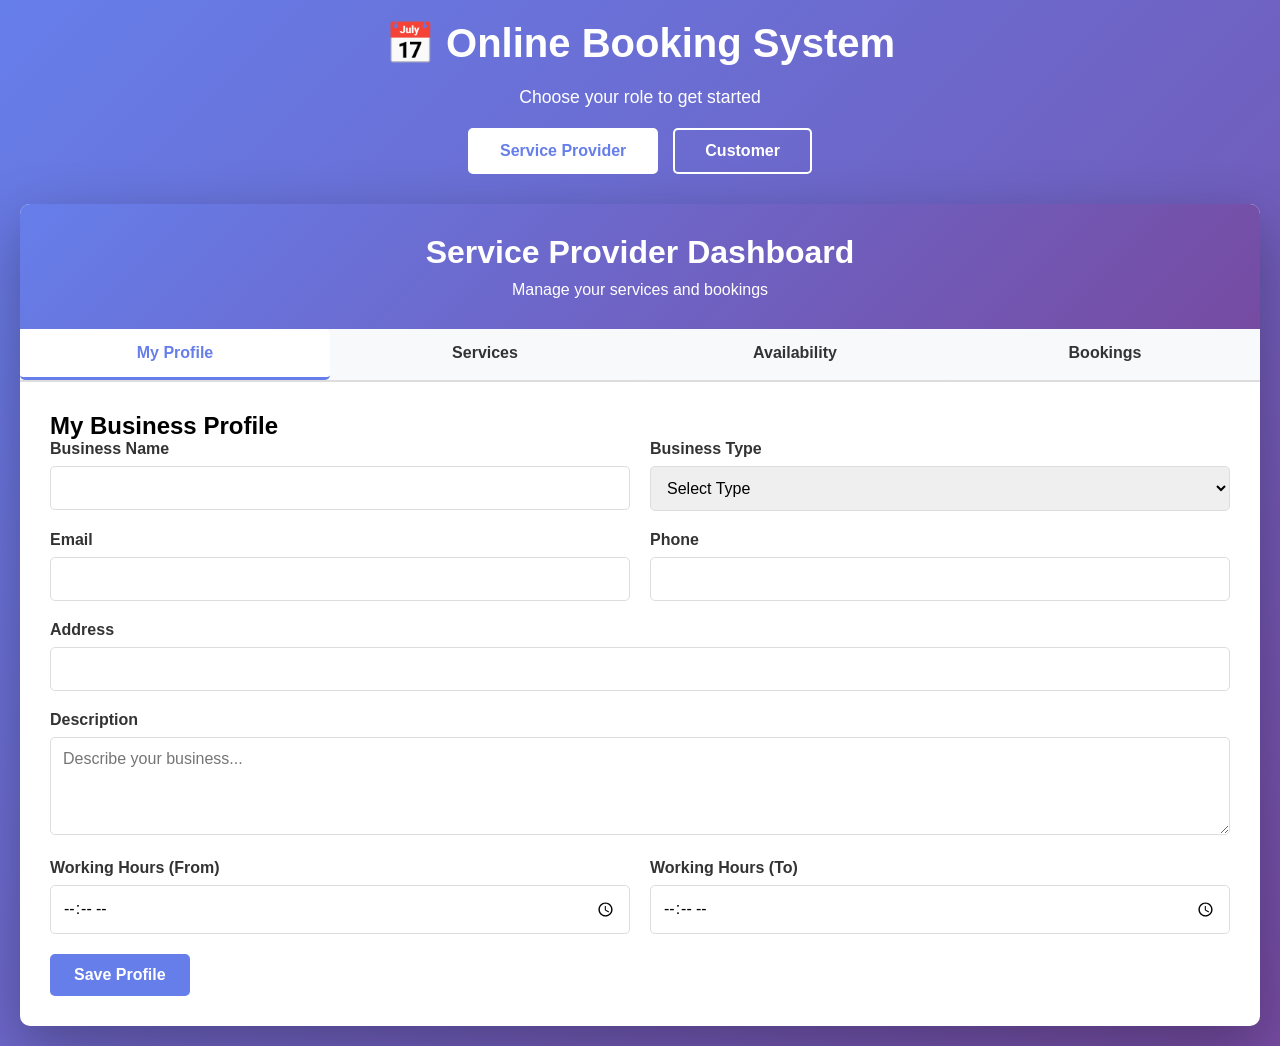
<file: BookingSystem.html>
<!DOCTYPE html>
<html lang="en">
<head>
    <meta charset="UTF-8">
    <meta name="viewport" content="width=device-width, initial-scale=1.0">
    <title>Online Booking System</title>
    <style>
        * {
            margin: 0;
            padding: 0;
            box-sizing: border-box;
        }

        body {
            font-family: 'Segoe UI', Tahoma, Geneva, Verdana, sans-serif;
            background: linear-gradient(135deg, #667eea 0%, #764ba2 100%);
            min-height: 100vh;
            padding: 20px;
        }

        .container {
            max-width: 1400px;
            margin: 0 auto;
        }

        .role-selector {
            text-align: center;
            color: white;
            margin-bottom: 30px;
        }

        .role-selector h1 {
            font-size: 2.5em;
            margin-bottom: 20px;
        }

        .role-buttons {
            display: flex;
            gap: 15px;
            justify-content: center;
            flex-wrap: wrap;
        }

        .role-btn {
            padding: 12px 30px;
            font-size: 1em;
            border: 2px solid white;
            background: transparent;
            color: white;
            cursor: pointer;
            border-radius: 5px;
            font-weight: 600;
            transition: all 0.3s ease;
        }

        .role-btn:hover {
            background: white;
            color: #667eea;
            transform: translateY(-2px);
        }

        .role-btn.active {
            background: white;
            color: #667eea;
        }

        .main-content {
            background: white;
            border-radius: 10px;
            box-shadow: 0 20px 60px rgba(0, 0, 0, 0.3);
            overflow: hidden;
        }

        .header {
            background: linear-gradient(135deg, #667eea 0%, #764ba2 100%);
            color: white;
            padding: 30px;
            text-align: center;
        }

        .header h2 {
            font-size: 2em;
            margin-bottom: 10px;
        }

        nav {
            display: flex;
            background: #f8f9fa;
            border-bottom: 2px solid #ddd;
            gap: 0;
        }

        nav button {
            flex: 1;
            padding: 15px;
            border: none;
            background: #f8f9fa;
            cursor: pointer;
            font-size: 1em;
            font-weight: 600;
            color: #333;
            transition: all 0.3s ease;
            border-bottom: 3px solid transparent;
        }

        nav button:hover {
            background: #e9ecef;
            color: #667eea;
        }

        nav button.active {
            background: white;
            color: #667eea;
            border-bottom-color: #667eea;
        }

        .content {
            padding: 30px;
        }

        .section {
            display: none;
        }

        .section.active {
            display: block;
        }

        .form-group {
            margin-bottom: 20px;
        }

        label {
            display: block;
            margin-bottom: 8px;
            font-weight: 600;
            color: #333;
        }

        input, select, textarea {
            width: 100%;
            padding: 12px;
            border: 1px solid #ddd;
            border-radius: 5px;
            font-size: 1em;
            font-family: inherit;
        }

        input:focus, select:focus, textarea:focus {
            outline: none;
            border-color: #667eea;
            box-shadow: 0 0 0 3px rgba(102, 126, 234, 0.1);
        }

        .form-row {
            display: grid;
            grid-template-columns: 1fr 1fr;
            gap: 20px;
        }

        .form-row.three-col {
            grid-template-columns: 1fr 1fr 1fr;
        }

        button {
            padding: 12px 24px;
            font-size: 1em;
            border: none;
            border-radius: 5px;
            cursor: pointer;
            font-weight: 600;
            transition: all 0.3s ease;
        }

        .btn-primary {
            background: #667eea;
            color: white;
        }

        .btn-primary:hover {
            background: #5568d3;
            transform: translateY(-2px);
            box-shadow: 0 5px 15px rgba(102, 126, 234, 0.3);
        }

        .btn-secondary {
            background: #6c757d;
            color: white;
        }

        .btn-secondary:hover {
            background: #5a6268;
        }

        .btn-danger {
            background: #e74c3c;
            color: white;
            padding: 8px 15px;
            font-size: 0.9em;
        }

        .btn-danger:hover {
            background: #c0392b;
        }

        .btn-success {
            background: #27ae60;
            color: white;
        }

        .btn-success:hover {
            background: #229954;
        }

        .btn-warning {
            background: #f39c12;
            color: white;
            padding: 8px 15px;
            font-size: 0.9em;
        }

        .btn-warning:hover {
            background: #d68910;
        }

        table {
            width: 100%;
            border-collapse: collapse;
            margin-top: 20px;
        }

        thead {
            background: #f8f9fa;
        }

        th {
            padding: 15px;
            text-align: left;
            font-weight: 600;
            border-bottom: 2px solid #ddd;
            color: #333;
        }

        td {
            padding: 15px;
            border-bottom: 1px solid #eee;
        }

        tr:hover {
            background: #f8f9fa;
        }

        .alert {
            padding: 15px;
            border-radius: 5px;
            margin-bottom: 20px;
            display: none;
        }

        .alert.show {
            display: block;
        }

        .alert-success {
            background: #d4edda;
            color: #155724;
            border: 1px solid #c3e6cb;
        }

        .alert-error {
            background: #f8d7da;
            color: #721c24;
            border: 1px solid #f5c6cb;
        }

        .alert-warning {
            background: #fff3cd;
            color: #856404;
            border: 1px solid #ffeeba;
        }

        .stats {
            display: grid;
            grid-template-columns: repeat(auto-fit, minmax(200px, 1fr));
            gap: 20px;
            margin-bottom: 30px;
        }

        .stat-card {
            background: linear-gradient(135deg, #667eea 0%, #764ba2 100%);
            color: white;
            padding: 25px;
            border-radius: 10px;
            text-align: center;
            box-shadow: 0 5px 15px rgba(102, 126, 234, 0.2);
        }

        .stat-card h3 {
            font-size: 2.5em;
            margin: 10px 0;
        }

        .stat-card p {
            opacity: 0.9;
        }

        .card {
            background: #f8f9fa;
            padding: 20px;
            border-radius: 8px;
            margin-bottom: 20px;
            border-left: 4px solid #667eea;
        }

        .card h4 {
            color: #333;
            margin-bottom: 10px;
        }

        .time-slots {
            display: grid;
            grid-template-columns: repeat(auto-fill, minmax(100px, 1fr));
            gap: 10px;
            margin: 15px 0;
        }

        .time-slot {
            padding: 10px;
            border: 2px solid #ddd;
            border-radius: 5px;
            text-align: center;
            cursor: pointer;
            transition: all 0.3s ease;
            background: white;
        }

        .time-slot:hover {
            border-color: #667eea;
            background: #f0f4ff;
        }

        .time-slot.selected {
            background: #667eea;
            color: white;
            border-color: #667eea;
        }

        .time-slot.booked {
            background: #e74c3c;
            color: white;
            border-color: #e74c3c;
            cursor: not-allowed;
            opacity: 0.6;
        }

        .calendar {
            display: grid;
            grid-template-columns: repeat(7, 1fr);
            gap: 10px;
            margin: 20px 0;
        }

        .calendar-day {
            padding: 15px;
            border: 1px solid #ddd;
            border-radius: 5px;
            text-align: center;
            cursor: pointer;
            transition: all 0.3s ease;
            background: white;
        }

        .calendar-day:hover {
            border-color: #667eea;
            box-shadow: 0 2px 8px rgba(102, 126, 234, 0.2);
        }

        .calendar-day.selected {
            background: #667eea;
            color: white;
            border-color: #667eea;
        }

        .calendar-day.disabled {
            opacity: 0.5;
            cursor: not-allowed;
            background: #eee;
        }

        .services-grid {
            display: grid;
            grid-template-columns: repeat(auto-fill, minmax(200px, 1fr));
            gap: 20px;
            margin-top: 20px;
        }

        .service-card {
            background: #f8f9fa;
            padding: 20px;
            border-radius: 8px;
            border: 2px solid #ddd;
            cursor: pointer;
            transition: all 0.3s ease;
            text-align: center;
        }

        .service-card:hover {
            border-color: #667eea;
            box-shadow: 0 5px 15px rgba(102, 126, 234, 0.2);
        }

        .service-card.selected {
            background: #667eea;
            color: white;
            border-color: #667eea;
        }

        .service-card h4 {
            margin-bottom: 10px;
        }

        .service-card .price {
            font-size: 1.5em;
            font-weight: bold;
            color: #667eea;
        }

        .service-card.selected .price {
            color: white;
        }

        .service-card .duration {
            font-size: 0.9em;
            opacity: 0.8;
            margin-top: 10px;
        }

        .provider-grid {
            display: grid;
            grid-template-columns: repeat(auto-fill, minmax(250px, 1fr));
            gap: 20px;
            margin-top: 20px;
        }

        .provider-card {
            background: #f8f9fa;
            padding: 20px;
            border-radius: 8px;
            border: 2px solid #ddd;
            cursor: pointer;
            transition: all 0.3s ease;
        }

        .provider-card:hover {
            border-color: #667eea;
            box-shadow: 0 5px 15px rgba(102, 126, 234, 0.2);
        }

        .provider-card h4 {
            color: #333;
            margin-bottom: 10px;
        }

        .provider-card .info {
            font-size: 0.9em;
            color: #666;
            line-height: 1.6;
        }

        .no-data {
            text-align: center;
            padding: 40px;
            color: #999;
            font-style: italic;
        }

        .modal {
            display: none;
            position: fixed;
            z-index: 1000;
            left: 0;
            top: 0;
            width: 100%;
            height: 100%;
            background-color: rgba(0, 0, 0, 0.5);
            overflow-y: auto;
        }

        .modal.show {
            display: flex;
            align-items: center;
            justify-content: center;
        }

        .modal-content {
            background-color: white;
            padding: 30px;
            border-radius: 10px;
            max-width: 600px;
            width: 90%;
            box-shadow: 0 20px 60px rgba(0, 0, 0, 0.3);
        }

        .modal-header {
            font-size: 1.5em;
            font-weight: 600;
            margin-bottom: 20px;
            color: #333;
        }

        .modal-close {
            float: right;
            font-size: 1.5em;
            cursor: pointer;
            color: #999;
        }

        .modal-close:hover {
            color: #333;
        }

        .status-badge {
            display: inline-block;
            padding: 5px 12px;
            border-radius: 20px;
            font-size: 0.85em;
            font-weight: 600;
        }

        .status-confirmed {
            background: #d4edda;
            color: #155724;
        }

        .status-pending {
            background: #fff3cd;
            color: #856404;
        }

        .status-cancelled {
            background: #f8d7da;
            color: #721c24;
        }

        .summary {
            background: #f8f9fa;
            padding: 20px;
            border-radius: 8px;
            margin-bottom: 20px;
            border-left: 4px solid #27ae60;
        }

        .summary h3 {
            color: #333;
            margin-bottom: 15px;
        }

        .summary-row {
            display: flex;
            justify-content: space-between;
            margin-bottom: 10px;
            padding-bottom: 10px;
            border-bottom: 1px solid #ddd;
        }

        .summary-row:last-child {
            border-bottom: none;
        }

        .summary-row strong {
            color: #333;
        }

        .summary-row .value {
            color: #667eea;
            font-weight: 600;
        }

        @media (max-width: 768px) {
            .form-row {
                grid-template-columns: 1fr;
            }

            .form-row.three-col {
                grid-template-columns: 1fr;
            }

            nav {
                flex-direction: column;
            }

            nav button {
                border-bottom: none;
                border-left: 3px solid transparent;
            }

            nav button.active {
                border-left-color: #667eea;
                border-bottom: none;
            }

            .role-buttons {
                flex-direction: column;
            }

            .role-btn {
                width: 100%;
            }

            .calendar {
                grid-template-columns: repeat(4, 1fr);
            }

            .time-slots {
                grid-template-columns: repeat(auto-fill, minmax(80px, 1fr));
            }

            .services-grid {
                grid-template-columns: 1fr;
            }

            .provider-grid {
                grid-template-columns: 1fr;
            }
        }
    </style>
</head>
<body>
    <div class="container">
        <div class="role-selector">
            <h1>📅 Online Booking System</h1>
            <p style="margin-bottom: 20px; font-size: 1.1em;">Choose your role to get started</p>
            <div class="role-buttons">
                <button class="role-btn active" data-role="provider">Service Provider</button>
                <button class="role-btn" data-role="customer">Customer</button>
            </div>
        </div>

        <div class="main-content">
            <!-- PROVIDER SECTION -->
            <div id="provider-section" class="role-section active">
                <div class="header">
                    <h2>Service Provider Dashboard</h2>
                    <p>Manage your services and bookings</p>
                </div>

                <nav>
                    <button class="nav-btn active" data-section="provider-profile">My Profile</button>
                    <button class="nav-btn" data-section="services">Services</button>
                    <button class="nav-btn" data-section="availability">Availability</button>
                    <button class="nav-btn" data-section="provider-bookings">Bookings</button>
                </nav>

                <div class="content">
                    <div id="alert" class="alert"></div>

                    <!-- Provider Profile -->
                    <div id="provider-profile" class="section active">
                        <h2>My Business Profile</h2>
                        <form id="providerForm">
                            <div class="form-row">
                                <div class="form-group">
                                    <label>Business Name</label>
                                    <input type="text" id="businessName" required>
                                </div>
                                <div class="form-group">
                                    <label>Business Type</label>
                                    <select id="businessType" required>
                                        <option value="">Select Type</option>
                                        <option value="Barber">Barber Shop</option>
                                        <option value="Salon">Salon</option>
                                        <option value="Consultant">Consultant</option>
                                        <option value="Photographer">Photographer</option>
                                        <option value="Clinic">Clinic</option>
                                         <option value="Other">MakeUp Artist</option>
                                        <option value="Other">Other</option>
                                    </select>
                                </div>
                            </div>
                            <div class="form-row">
                                <div class="form-group">
                                    <label>Email</label>
                                    <input type="email" id="providerEmail" required>
                                </div>
                                <div class="form-group">
                                    <label>Phone</label>
                                    <input type="tel" id="providerPhone" required>
                                </div>
                            </div>
                            <div class="form-group">
                                <label>Address</label>
                                <input type="text" id="providerAddress" required>
                            </div>
                            <div class="form-group">
                                <label>Description</label>
                                <textarea id="providerDescription" rows="4" placeholder="Describe your business..."></textarea>
                            </div>
                            <div class="form-row">
                                <div class="form-group">
                                    <label>Working Hours (From)</label>
                                    <input type="time" id="workingFrom" required>
                                </div>
                                <div class="form-group">
                                    <label>Working Hours (To)</label>
                                    <input type="time" id="workingTo" required>
                                </div>
                            </div>
                            <button type="submit" class="btn-primary">Save Profile</button>
                        </form>
                    </div>

                    <!-- Services -->
                    <div id="services" class="section">
                        <h2>Manage Services</h2>
                        <form id="serviceForm">
                            <div class="form-row">
                                <div class="form-group">
                                    <label>Service Name</label>
                                    <input type="text" id="serviceName" required>
                                </div>
                                <div class="form-group">
                                    <label>Price ($)</label>
                                    <input type="number" id="servicePrice" step="0.01" required>
                                </div>
                            </div>
                            <div class="form-row">
                                <div class="form-group">
                                    <label>Duration (minutes)</label>
                                    <input type="number" id="serviceDuration" min="15" step="15" required>
                                </div>
                                <div class="form-group">
                                    <label>Capacity (per slot)</label>
                                    <input type="number" id="serviceCapacity" min="1" value="1" required>
                                </div>
                            </div>
                            <div class="form-group">
                                <label>Description</label>
                                <textarea id="serviceDescription" rows="3" placeholder="Service details..."></textarea>
                            </div>
                            <button type="submit" class="btn-primary">Add Service</button>
                        </form>

                        <h3 style="margin-top: 30px;">Your Services</h3>
                        <div id="servicesList"></div>
                    </div>

                    <!-- Availability -->
                    <div id="availability" class="section">
                        <h2>Set Availability</h2>
                        <form id="availabilityForm">
                            <div class="form-row">
                                <div class="form-group">
                                    <label>Date</label>
                                    <input type="date" id="availabilityDate" required>
                                </div>
                                <div class="form-group">
                                    <label>Time From</label>
                                    <input type="time" id="availabilityFrom" required>
                                </div>
                                <div class="form-group">
                                    <label>Time To</label>
                                    <input type="time" id="availabilityTo" required>
                                </div>
                            </div>
                            <button type="submit" class="btn-primary">Add Availability</button>
                        </form>

                        <h3 style="margin-top: 30px;">Availability Calendar</h3>
                        <div id="availabilityList"></div>
                    </div>

                    <!-- Bookings -->
                    <div id="provider-bookings" class="section">
                        <h2>Manage Bookings</h2>
                        <div class="stats">
                            <div class="stat-card">
                                <p>Total Bookings</p>
                                <h3 id="providerTotalBookings">0</h3>
                            </div>
                            <div class="stat-card">
                                <p>Confirmed</p>
                                <h3 id="providerConfirmed">0</h3>
                            </div>
                            <div class="stat-card">
                                <p>Pending</p>
                                <h3 id="providerPending">0</h3>
                            </div>
                            <div class="stat-card">
                                <p>Total Revenue</p>
                                <h3 id="providerRevenue">$0</h3>
                            </div>
                        </div>
                        <div id="providerBookingsList"></div>
                    </div>
                </div>
            </div>

            <!-- CUSTOMER SECTION -->
            <div id="customer-section" class="role-section" style="display: none;">
                <div class="header">
                    <h2>Book Your Service</h2>
                    <p>Find and book your favorite service provider</p>
                </div>

                <nav>
                    <button class="nav-btn active" data-section="browse">Browse Services</button>
                    <button class="nav-btn" data-section="my-bookings">My Bookings</button>
                </nav>

                <div class="content">
                    <div id="alert" class="alert"></div>

                    <!-- Browse Services -->
                    <div id="browse" class="section active">
                        <h2>Find a Service</h2>
                        <div class="form-row" style="margin-bottom: 20px;">
                            <div class="form-group">
                                <label>Service Type</label>
                                <select id="serviceTypeFilter">
                                    <option value="">All Types</option>
                                    <option value="Barber">Barber Shop</option>
                                    <option value="Salon">Salon</option>
                                    <option value="Consultant">Consultant</option>
                                    <option value="Photographer">Photographer</option>
                                    <option value="Clinic">Clinic</option>
                                </select>
                            </div>
                        </div>

                        <h3>Available Providers</h3>
                        <div id="providersList" class="provider-grid"></div>
                    </div>

                    <!-- My Bookings -->
                    <div id="my-bookings" class="section">
                        <h2>My Bookings</h2>
                        <div id="customerBookingsList"></div>
                    </div>
                </div>
            </div>
        </div>
    </div>

    <!-- Booking Modal -->
    <div id="bookingModal" class="modal">
        <div class="modal-content">
            <span class="modal-close">&times;</span>
            <div class="modal-header">Book Appointment</div>
            
            <form id="bookingForm">
                <div class="form-group">
                    <label>Select Service</label>
                    <div id="modalServices" class="services-grid"></div>
                </div>

                <div class="form-group">
                    <label>Select Date</label>
                    <div id="modalDates" class="calendar"></div>
                </div>

                <div class="form-group">
                    <label>Select Time</label>
                    <div id="modalTimes" class="time-slots"></div>
                </div>

                <div class="form-group">
                    <label>Your Name</label>
                    <input type="text" id="customerName" required>
                </div>

                <div class="form-row">
                    <div class="form-group">
                        <label>Email</label>
                        <input type="email" id="customerEmail" required>
                    </div>
                    <div class="form-group">
                        <label>Phone</label>
                        <input type="tel" id="customerPhone" required>
                    </div>
                </div>

                <div class="form-group">
                    <label>Additional Notes</label>
                    <textarea id="bookingNotes" rows="3" placeholder="Any special requests..."></textarea>
                </div>

                <div class="summary" id="bookingSummary" style="display: none;"></div>

                <div style="display: flex; gap: 10px; justify-content: flex-end;">
                    <button type="button" class="btn-secondary" id="closeBooking">Cancel</button>
                    <button type="submit" class="btn-primary">Confirm Booking</button>
                </div>
            </form>
        </div>
    </div>

    <!-- Delete Confirmation Modal -->
    <div id="deleteModal" class="modal">
        <div class="modal-content">
            <span class="modal-close">&times;</span>
            <div class="modal-header">Confirm Delete</div>
            <p>Are you sure you want to delete this item?</p>
            <div style="margin-top: 20px; display: flex; gap: 10px; justify-content: flex-end;">
                <button class="btn-secondary" id="cancelDelete">Cancel</button>
                <button class="btn-danger" id="confirmDelete">Delete</button>
            </div>
        </div>
    </div>

    <script>
        // Data Storage
        const data = {
            provider: JSON.parse(localStorage.getItem('provider')) || null,
            services: JSON.parse(localStorage.getItem('services')) || [],
            availability: JSON.parse(localStorage.getItem('availability')) || [],
            bookings: JSON.parse(localStorage.getItem('bookings')) || [],
            providers: JSON.parse(localStorage.getItem('providers')) || []
        };

        let currentRole = 'provider';
        let currentProviderId = null;
        let deleteCallback = null;
        let selectedServiceId = null;
        let selectedDate = null;
        let selectedTime = null;

        // Role Selection
        document.querySelectorAll('.role-btn').forEach(btn => {
            btn.addEventListener('click', (e) => {
                document.querySelectorAll('.role-btn').forEach(b => b.classList.remove('active'));
                document.querySelectorAll('.role-section').forEach(s => s.style.display = 'none');
                e.target.classList.add('active');
                currentRole = e.target.dataset.role;
                document.getElementById(currentRole + '-section').style.display = 'block';
                if (currentRole === 'customer') {
                    displayProviders();
                } else {
                    if (data.provider) {
                        displayServices();
                        displayAvailability();
                        displayProviderBookings();
                    }
                }
            });
        });

        // Navigation
        document.querySelectorAll('.nav-btn').forEach(btn => {
            btn.addEventListener('click', (e) => {
                const container = e.target.parentElement.nextElementSibling;
                container.querySelectorAll('.nav-btn').forEach(b => b.classList.remove('active'));
                container.querySelectorAll('.section').forEach(s => s.classList.remove('active'));
                e.target.classList.add('active');
                document.getElementById(e.target.dataset.section).classList.add('active');
            });
        });

        // Alert Function
        function showAlert(message, type = 'success') {
            const alert = document.getElementById('alert');
            alert.textContent = message;
            alert.className = `alert show alert-${type}`;
            setTimeout(() => alert.classList.remove('show'), 3000);
        }

        // Save to Local Storage
        function saveData() {
            localStorage.setItem('provider', JSON.stringify(data.provider));
            localStorage.setItem('services', JSON.stringify(data.services));
            localStorage.setItem('availability', JSON.stringify(data.availability));
            localStorage.setItem('bookings', JSON.stringify(data.bookings));
            localStorage.setItem('providers', JSON.stringify(data.providers));
        }

        // PROVIDER FUNCTIONS
        document.getElementById('providerForm').addEventListener('submit', (e) => {
            e.preventDefault();
            data.provider = {
                id: data.provider?.id || Date.now(),
                businessName: document.getElementById('businessName').value,
                businessType: document.getElementById('businessType').value,
                email: document.getElementById('providerEmail').value,
                phone: document.getElementById('providerPhone').value,
                address: document.getElementById('providerAddress').value,
                description: document.getElementById('providerDescription').value,
                workingFrom: document.getElementById('workingFrom').value,
                workingTo: document.getElementById('workingTo').value,
                createdAt: data.provider?.createdAt || new Date().toISOString()
            };

            // Add to providers list if new
            if (!data.providers.find(p => p.id === data.provider.id)) {
                data.providers.push(data.provider);
            } else {
                data.providers = data.providers.map(p => p.id === data.provider.id ? data.provider : p);
            }

            currentProviderId = data.provider.id;
            saveData();
            showAlert('Profile saved successfully!');
            populateProviderForm();
        });

        function populateProviderForm() {
            if (data.provider) {
                document.getElementById('businessName').value = data.provider.businessName;
                document.getElementById('businessType').value = data.provider.businessType;
                document.getElementById('providerEmail').value = data.provider.email;
                document.getElementById('providerPhone').value = data.provider.phone;
                document.getElementById('providerAddress').value = data.provider.address;
                document.getElementById('providerDescription').value = data.provider.description;
                document.getElementById('workingFrom').value = data.provider.workingFrom;
                document.getElementById('workingTo').value = data.provider.workingTo;
            }
        }

        // Services
        document.getElementById('serviceForm').addEventListener('submit', (e) => {
            e.preventDefault();
            if (!data.provider) {
                showAlert('Please create your profile first!', 'error');
                return;
            }

            const service = {
                id: Date.now(),
                providerId: data.provider.id,
                name: document.getElementById('serviceName').value,
                price: parseFloat(document.getElementById('servicePrice').value),
                duration: parseInt(document.getElementById('serviceDuration').value),
                capacity: parseInt(document.getElementById('serviceCapacity').value),
                description: document.getElementById('serviceDescription').value
            };
            data.services.push(service);
            saveData();
            displayServices();
            document.getElementById('serviceForm').reset();
            showAlert('Service added successfully!');
        });

        function displayServices() {
            const list = document.getElementById('servicesList');
            const myServices = data.services.filter(s => s.providerId === data.provider?.id);
            
            if (myServices.length === 0) {
                list.innerHTML = '<div class="no-data">No services added yet.</div>';
                return;
            }

            let html = '<table><thead><tr><th>Service Name</th><th>Price</th><th>Duration</th><th>Capacity</th><th>Action</th></tr></thead><tbody>';
            myServices.forEach(service => {
                html += `<tr>
                    <td>${service.name}</td>
                    <td>$${service.price.toFixed(2)}</td>
                    <td>${service.duration} min</td>
                    <td>${service.capacity} person(s)</td>
                    <td><button class="btn-danger" onclick="deleteService(${service.id})">Delete</button></td>
                </tr>`;
            });
            html += '</tbody></table>';
            list.innerHTML = html;
        }

        function deleteService(id) {
            deleteCallback = () => {
                data.services = data.services.filter(s => s.id !== id);
                saveData();
                displayServices();
                showAlert('Service deleted successfully!');
            };
            document.getElementById('deleteModal').classList.add('show');
        }

        // Availability
        document.getElementById('availabilityForm').addEventListener('submit', (e) => {
            e.preventDefault();
            if (!data.provider) {
                showAlert('Please create your profile first!', 'error');
                return;
            }

            const availability = {
                id: Date.now(),
                providerId: data.provider.id,
                date: document.getElementById('availabilityDate').value,
                from: document.getElementById('availabilityFrom').value,
                to: document.getElementById('availabilityTo').value
            };
            data.availability.push(availability);
            saveData();
            displayAvailability();
            document.getElementById('availabilityForm').reset();
            showAlert('Availability added successfully!');
        });

        function displayAvailability() {
            const list = document.getElementById('availabilityList');
            const myAvailability = data.availability.filter(a => a.providerId === data.provider?.id);
            
            if (myAvailability.length === 0) {
                list.innerHTML = '<div class="no-data">No availability set yet.</div>';
                return;
            }

            let html = '<table><thead><tr><th>Date</th><th>Time</th><th>Action</th></tr></thead><tbody>';
            myAvailability.forEach(avail => {
                html += `<tr>
                    <td>${avail.date}</td>
                    <td>${avail.from} - ${avail.to}</td>
                    <td><button class="btn-danger" onclick="deleteAvailability(${avail.id})">Delete</button></td>
                </tr>`;
            });
            html += '</tbody></table>';
            list.innerHTML = html;
        }

        function deleteAvailability(id) {
            deleteCallback = () => {
                data.availability = data.availability.filter(a => a.id !== id);
                saveData();
                displayAvailability();
                showAlert('Availability deleted successfully!');
            };
            document.getElementById('deleteModal').classList.add('show');
        }

        // Provider Bookings
        function displayProviderBookings() {
            const list = document.getElementById('providerBookingsList');
            const myBookings = data.bookings.filter(b => b.providerId === data.provider?.id);

            const total = myBookings.length;
            const confirmed = myBookings.filter(b => b.status === 'confirmed').length;
            const pending = myBookings.filter(b => b.status === 'pending').length;
            const revenue = myBookings.filter(b => b.status === 'confirmed').reduce((sum, b) => sum + b.amount, 0);

            document.getElementById('providerTotalBookings').textContent = total;
            document.getElementById('providerConfirmed').textContent = confirmed;
            document.getElementById('providerPending').textContent = pending;
            document.getElementById('providerRevenue').textContent = `$${revenue.toFixed(2)}`;

            if (myBookings.length === 0) {
                list.innerHTML = '<div class="no-data">No bookings yet.</div>';
                return;
            }

            let html = '<table><thead><tr><th>Customer</th><th>Service</th><th>Date & Time</th><th>Amount</th><th>Status</th><th>Action</th></tr></thead><tbody>';
            myBookings.forEach(booking => {
                const service = data.services.find(s => s.id == booking.serviceId);
                const statusClass = `status-${booking.status}`;
                html += `<tr>
                    <td>${booking.customerName}</td>
                    <td>${service?.name || 'Unknown'}</td>
                    <td>${booking.date} ${booking.time}</td>
                    <td>$${booking.amount.toFixed(2)}</td>
                    <td><span class="status-badge ${statusClass}">${booking.status.toUpperCase()}</span></td>
                    <td>
                        ${booking.status === 'pending' ? `<button class="btn-success" onclick="confirmBooking(${booking.id})">Confirm</button>` : ''}
                        <button class="btn-danger" onclick="cancelBooking(${booking.id})">Cancel</button>
                    </td>
                </tr>`;
            });
            html += '</tbody></table>';
            list.innerHTML = html;
        }

        function confirmBooking(id) {
            const booking = data.bookings.find(b => b.id === id);
            if (booking) {
                booking.status = 'confirmed';
                saveData();
                displayProviderBookings();
                showAlert('Booking confirmed!');
            }
        }

        function cancelBooking(id) {
            deleteCallback = () => {
                const booking = data.bookings.find(b => b.id === id);
                if (booking) {
                    booking.status = 'cancelled';
                    saveData();
                    displayProviderBookings();
                    showAlert('Booking cancelled!');
                }
            };
            document.getElementById('deleteModal').classList.add('show');
        }

        // CUSTOMER FUNCTIONS
        function displayProviders() {
            const list = document.getElementById('providersList');
            const typeFilter = document.getElementById('serviceTypeFilter').value;

            let providers = data.providers;
            if (typeFilter) {
                providers = providers.filter(p => p.businessType === typeFilter);
            }

            if (providers.length === 0) {
                list.innerHTML = '<div class="no-data">No providers found.</div>';
                return;
            }

            let html = '';
            providers.forEach(provider => {
                const providerServices = data.services.filter(s => s.providerId === provider.id);
                html += `<div class="provider-card">
                    <h4>${provider.businessName}</h4>
                    <div class="info">
                        <p><strong>Type:</strong> ${provider.businessType}</p>
                        <p><strong>Location:</strong> ${provider.address}</p>
                        <p><strong>Hours:</strong> ${provider.workingFrom} - ${provider.workingTo}</p>
                        <p><strong>Services:</strong> ${providerServices.length}</p>
                        <p style="margin-top: 10px;">${provider.description}</p>
                    </div>
                    <button class="btn-primary" style="width: 100%; margin-top: 15px;" onclick="openBookingModal(${provider.id})">Book Now</button>
                </div>`;
            });
            list.innerHTML = html;
        }

        document.getElementById('serviceTypeFilter').addEventListener('change', displayProviders);

        // Booking Modal
        function openBookingModal(providerId) {
            currentProviderId = providerId;
            const provider = data.providers.find(p => p.id === providerId);
            const services = data.services.filter(s => s.providerId === providerId);

            // Populate services
            let servicesHtml = '';
            services.forEach(service => {
                servicesHtml += `<div class="service-card" onclick="selectService(${service.id})">
                    <h4>${service.name}</h4>
                    <div class="price">$${service.price.toFixed(2)}</div>
                    <div class="duration">${service.duration} minutes</div>
                </div>`;
            });
            document.getElementById('modalServices').innerHTML = servicesHtml;

            // Populate dates (next 30 days)
            let datesHtml = '';
            for (let i = 0; i < 30; i++) {
                const date = new Date();
                date.setDate(date.getDate() + i);
                const dateStr = date.toISOString().split('T')[0];
                const dayName = date.toLocaleDateString('en-US', { weekday: 'short' });
                datesHtml += `<div class="calendar-day" onclick="selectDate('${dateStr}')">${dayName}<br>${date.getDate()}</div>`;
            }
            document.getElementById('modalDates').innerHTML = datesHtml;

            document.getElementById('bookingModal').classList.add('show');
            selectedServiceId = null;
            selectedDate = null;
            selectedTime = null;
        }

        function selectService(serviceId) {
            selectedServiceId = serviceId;
            document.querySelectorAll('#modalServices .service-card').forEach(card => card.classList.remove('selected'));
            event.target.closest('.service-card').classList.add('selected');
            updateBookingSummary();
        }

        function selectDate(date) {
            selectedDate = date;
            document.querySelectorAll('#modalDates .calendar-day').forEach(day => day.classList.remove('selected'));
            event.target.closest('.calendar-day').classList.add('selected');

            // Load available times
            const availability = data.availability.filter(a => a.providerId === currentProviderId && a.date === date);
            let timesHtml = '';

            if (availability.length === 0) {
                timesHtml = '<div class="no-data">No availability on this date.</div>';
            } else {
                availability.forEach(avail => {
                    const [fromHour, fromMin] = avail.from.split(':');
                    const [toHour, toMin] = avail.to.split(':');
                    const from = parseInt(fromHour) * 60 + parseInt(fromMin);
                    const to = parseInt(toHour) * 60 + parseInt(toMin);

                    for (let time = from; time < to; time += 30) {
                        const hour = Math.floor(time / 60);
                        const min = time % 60;
                        const timeStr = `${String(hour).padStart(2, '0')}:${String(min).padStart(2, '0')}`;

                        // Check if slot is booked
                        const isBooked = data.bookings.some(b => 
                            b.providerId === currentProviderId && 
                            b.date === date && 
                            b.time === timeStr &&
                            b.status !== 'cancelled'
                        );

                        const className = isBooked ? 'booked' : '';
                        const disabled = isBooked ? 'onclick="return false;"' : `onclick="selectTime('${timeStr}')"`;
                        timesHtml += `<div class="time-slot ${className}" ${disabled}>${timeStr}</div>`;
                    }
                });
            }

            document.getElementById('modalTimes').innerHTML = timesHtml;
            updateBookingSummary();
        }

        function selectTime(time) {
            selectedTime = time;
            document.querySelectorAll('#modalTimes .time-slot').forEach(slot => slot.classList.remove('selected'));
            event.target.classList.add('selected');
            updateBookingSummary();
        }

        function updateBookingSummary() {
            const summary = document.getElementById('bookingSummary');
            if (!selectedServiceId || !selectedDate || !selectedTime) {
                summary.style.display = 'none';
                return;
            }

            const service = data.services.find(s => s.id === selectedServiceId);
            const provider = data.providers.find(p => p.id === currentProviderId);

            let html = `
                <h3>Booking Summary</h3>
                <div class="summary-row">
                    <strong>Provider:</strong>
                    <span class="value">${provider.businessName}</span>
                </div>
                <div class="summary-row">
                    <strong>Service:</strong>
                    <span class="value">${service.name}</span>
                </div>
                <div class="summary-row">
                    <strong>Date:</strong>
                    <span class="value">${selectedDate}</span>
                </div>
                <div class="summary-row">
                    <strong>Time:</strong>
                    <span class="value">${selectedTime}</span>
                </div>
                <div class="summary-row">
                    <strong>Duration:</strong>
                    <span class="value">${service.duration} minutes</span>
                </div>
                <div class="summary-row" style="font-size: 1.1em;">
                    <strong>Total Amount:</strong>
                    <span class="value">$${service.price.toFixed(2)}</span>
                </div>
            `;
            summary.innerHTML = html;
            summary.style.display = 'block';
        }

        document.getElementById('bookingForm').addEventListener('submit', (e) => {
            e.preventDefault();
            if (!selectedServiceId || !selectedDate || !selectedTime) {
                showAlert('Please select service, date, and time!', 'error');
                return;
            }

            const service = data.services.find(s => s.id === selectedServiceId);
            const booking = {
                id: Date.now(),
                providerId: currentProviderId,
                serviceId: selectedServiceId,
                customerName: document.getElementById('customerName').value,
                customerEmail: document.getElementById('customerEmail').value,
                customerPhone: document.getElementById('customerPhone').value,
                date: selectedDate,
                time: selectedTime,
                notes: document.getElementById('bookingNotes').value,
                amount: service.price,
                status: 'pending',
                bookedAt: new Date().toISOString()
            };

            data.bookings.push(booking);
            saveData();
            document.getElementById('bookingModal').classList.remove('show');
            document.getElementById('bookingForm').reset();
            displayProviders();
            displayCustomerBookings();
            showAlert('Booking request sent! Waiting for provider confirmation.', 'success');
        });

        function displayCustomerBookings() {
            const list = document.getElementById('customerBookingsList');
            if (data.bookings.length === 0) {
                list.innerHTML = '<div class="no-data">No bookings yet.</div>';
                return;
            }

            let html = '';
            data.bookings.forEach(booking => {
                const provider = data.providers.find(p => p.id === booking.providerId);
                const service = data.services.find(s => s.id === booking.serviceId);
                const statusClass = `status-${booking.status}`;
                
                html += `<div class="card">
                    <h4>${provider?.businessName || 'Unknown Provider'}</h4>
                    <div style="margin: 10px 0;">
                        <p><strong>Service:</strong> ${service?.name || 'Unknown'}</p>
                        <p><strong>Date & Time:</strong> ${booking.date} at ${booking.time}</p>
                        <p><strong>Amount:</strong> $${booking.amount.toFixed(2)}</p>
                        <p style="margin-top: 10px;"><strong>Status:</strong> <span class="status-badge ${statusClass}">${booking.status.toUpperCase()}</span></p>
                    </div>
                    ${booking.status === 'pending' ? `<button class="btn-danger" onclick="cancelCustomerBooking(${booking.id})">Cancel Request</button>` : ''}
                </div>`;
            });
            list.innerHTML = html;
        }

        function cancelCustomerBooking(id) {
            deleteCallback = () => {
                const booking = data.bookings.find(b => b.id === id);
                if (booking) {
                    booking.status = 'cancelled';
                    saveData();
                    displayCustomerBookings();
                    showAlert('Booking cancelled!');
                }
            };
            document.getElementById('deleteModal').classList.add('show');
        }

        // Modal Controls
        document.querySelectorAll('.modal-close').forEach(close => {
            close.addEventListener('click', () => {
                close.closest('.modal').classList.remove('show');
            });
        });

        document.getElementById('closeBooking').addEventListener('click', () => {
            document.getElementById('bookingModal').classList.remove('show');
        });

        document.getElementById('cancelDelete').addEventListener('click', () => {
            document.getElementById('deleteModal').classList.remove('show');
        });

        document.getElementById('confirmDelete').addEventListener('click', () => {
            if (deleteCallback) {
                deleteCallback();
            }
            document.getElementById('deleteModal').classList.remove('show');
        });

        // Initial Load
        populateProviderForm();
    </script>
</body>
</html>
</file>
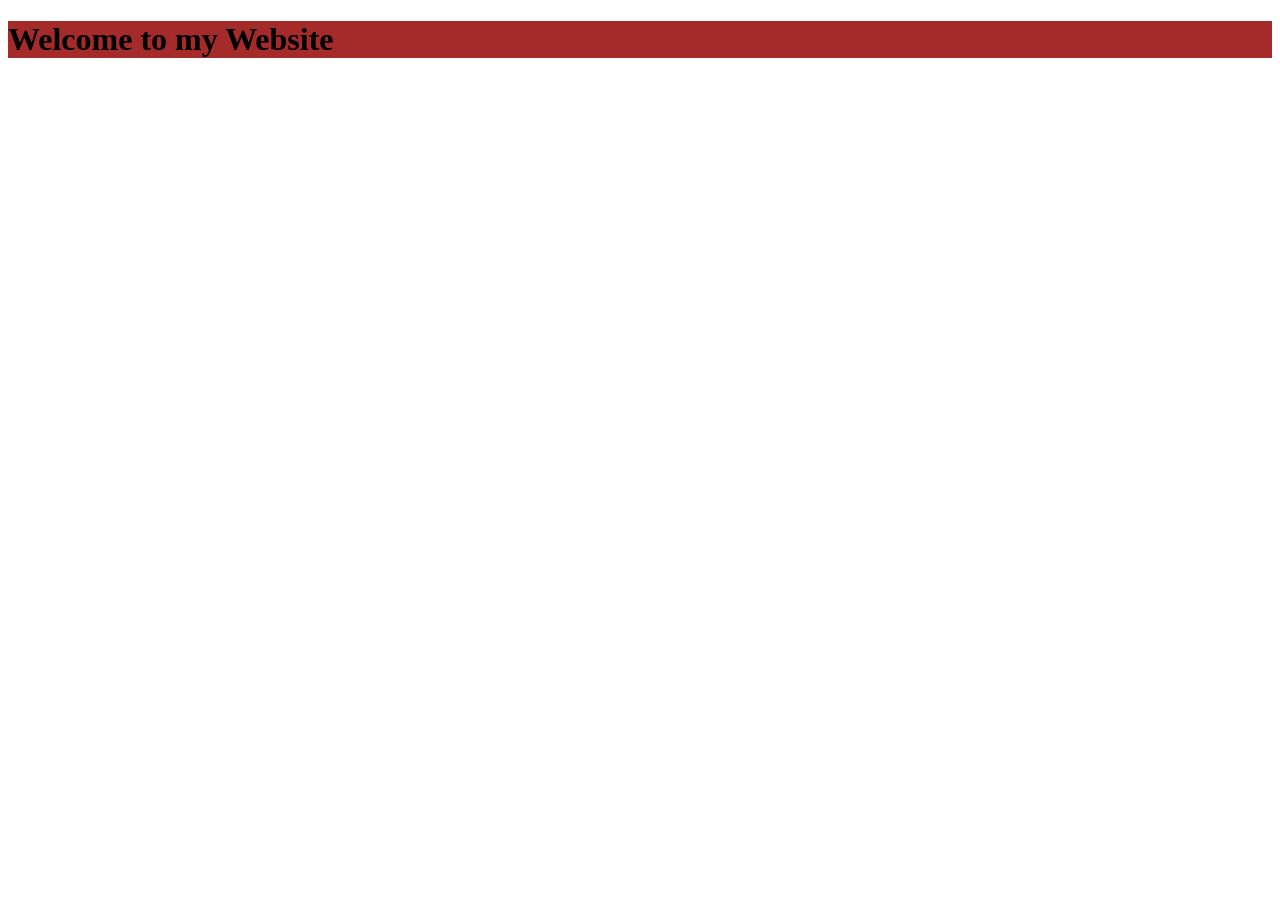
<file: daniel.html>
<!DOCTYPE html>
<html lang="en">
<head>
    <meta charset="UTF-8">
    <meta name="viewport" content="width=device-width, initial-scale=1.0">
    <title>Document</title>
</head>
<body>
    <h1 
    style="background-color: brown;">
    Welcome to my Website
    </h1>
</body>
</html>
</file>
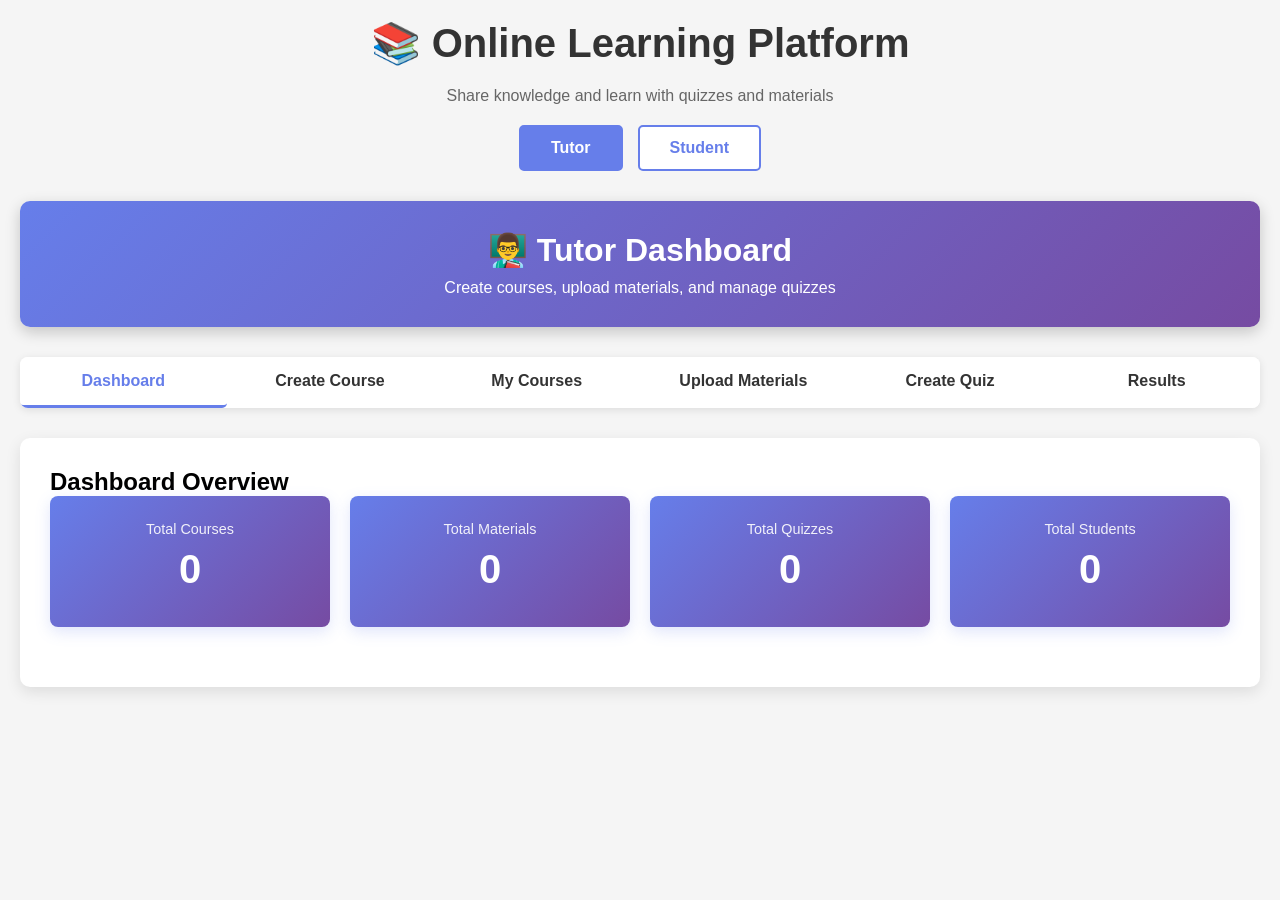
<file: onlinecourseweb.html>
<!DOCTYPE html>
<html lang="en">
<head>
    <meta charset="UTF-8">
    <meta name="viewport" content="width=device-width, initial-scale=1.0">
    <title>Online Learning Platform</title>
    <style>
        * {
            margin: 0;
            padding: 0;
            box-sizing: border-box;
        }

        body {
            font-family: 'Segoe UI', Tahoma, Geneva, Verdana, sans-serif;
            background: #f5f5f5;
            padding: 20px;
        }

        .container {
            max-width: 1400px;
            margin: 0 auto;
        }

        .role-selector {
            text-align: center;
            margin-bottom: 30px;
        }

        .role-selector h1 {
            font-size: 2.5em;
            color: #333;
            margin-bottom: 20px;
        }

        .role-buttons {
            display: flex;
            gap: 15px;
            justify-content: center;
            flex-wrap: wrap;
        }

        .role-btn {
            padding: 12px 30px;
            font-size: 1em;
            border: 2px solid #667eea;
            background: white;
            color: #667eea;
            cursor: pointer;
            border-radius: 5px;
            font-weight: 600;
            transition: all 0.3s ease;
        }

        .role-btn:hover {
            background: #667eea;
            color: white;
            transform: translateY(-2px);
        }

        .role-btn.active {
            background: #667eea;
            color: white;
        }

        .header {
            background: linear-gradient(135deg, #667eea 0%, #764ba2 100%);
            color: white;
            padding: 30px;
            border-radius: 10px;
            text-align: center;
            margin-bottom: 30px;
            box-shadow: 0 5px 15px rgba(0, 0, 0, 0.2);
        }

        .header h2 {
            font-size: 2em;
            margin-bottom: 10px;
        }

        nav {
            display: flex;
            background: white;
            border-radius: 8px;
            box-shadow: 0 2px 8px rgba(0, 0, 0, 0.1);
            margin-bottom: 30px;
            overflow: hidden;
            gap: 0;
        }

        nav button {
            flex: 1;
            padding: 15px;
            border: none;
            background: white;
            cursor: pointer;
            font-size: 1em;
            font-weight: 600;
            color: #333;
            transition: all 0.3s ease;
            border-bottom: 3px solid transparent;
        }

        nav button:hover {
            background: #f8f9fa;
            color: #667eea;
        }

        nav button.active {
            background: white;
            color: #667eea;
            border-bottom-color: #667eea;
        }

        .content {
            background: white;
            border-radius: 10px;
            box-shadow: 0 5px 15px rgba(0, 0, 0, 0.1);
            padding: 30px;
        }

        .section {
            display: none;
        }

        .section.active {
            display: block;
        }

        .form-group {
            margin-bottom: 20px;
        }

        label {
            display: block;
            margin-bottom: 8px;
            font-weight: 600;
            color: #333;
        }

        input, select, textarea {
            width: 100%;
            padding: 12px;
            border: 1px solid #ddd;
            border-radius: 5px;
            font-size: 1em;
            font-family: inherit;
        }

        input:focus, select:focus, textarea:focus {
            outline: none;
            border-color: #667eea;
            box-shadow: 0 0 0 3px rgba(102, 126, 234, 0.1);
        }

        .form-row {
            display: grid;
            grid-template-columns: 1fr 1fr;
            gap: 20px;
        }

        .form-row.three-col {
            grid-template-columns: 1fr 1fr 1fr;
        }

        button {
            padding: 12px 24px;
            font-size: 1em;
            border: none;
            border-radius: 5px;
            cursor: pointer;
            font-weight: 600;
            transition: all 0.3s ease;
        }

        .btn-primary {
            background: #667eea;
            color: white;
        }

        .btn-primary:hover {
            background: #5568d3;
            transform: translateY(-2px);
            box-shadow: 0 5px 15px rgba(102, 126, 234, 0.3);
        }

        .btn-secondary {
            background: #6c757d;
            color: white;
        }

        .btn-danger {
            background: #e74c3c;
            color: white;
            padding: 8px 15px;
            font-size: 0.9em;
        }

        .btn-danger:hover {
            background: #c0392b;
        }

        .btn-success {
            background: #27ae60;
            color: white;
        }

        .btn-success:hover {
            background: #229954;
        }

        .btn-small {
            padding: 8px 15px;
            font-size: 0.9em;
        }

        .alert {
            padding: 15px;
            border-radius: 5px;
            margin-bottom: 20px;
            display: none;
        }

        .alert.show {
            display: block;
        }

        .alert-success {
            background: #d4edda;
            color: #155724;
            border: 1px solid #c3e6cb;
        }

        .alert-error {
            background: #f8d7da;
            color: #721c24;
            border: 1px solid #f5c6cb;
        }

        .stats {
            display: grid;
            grid-template-columns: repeat(auto-fit, minmax(180px, 1fr));
            gap: 20px;
            margin-bottom: 30px;
        }

        .stat-card {
            background: linear-gradient(135deg, #667eea 0%, #764ba2 100%);
            color: white;
            padding: 25px;
            border-radius: 8px;
            text-align: center;
            box-shadow: 0 5px 15px rgba(102, 126, 234, 0.2);
        }

        .stat-card h3 {
            font-size: 2.5em;
            margin: 10px 0;
        }

        .stat-card p {
            opacity: 0.9;
            font-size: 0.9em;
        }

        .course-grid {
            display: grid;
            grid-template-columns: repeat(auto-fill, minmax(280px, 1fr));
            gap: 25px;
        }

        .course-card {
            background: white;
            border-radius: 8px;
            overflow: hidden;
            box-shadow: 0 2px 8px rgba(0, 0, 0, 0.1);
            transition: all 0.3s ease;
            border: 1px solid #ddd;
        }

        .course-card:hover {
            box-shadow: 0 8px 20px rgba(0, 0, 0, 0.15);
            transform: translateY(-5px);
        }

        .course-header {
            background: linear-gradient(135deg, #667eea 0%, #764ba2 100%);
            color: white;
            padding: 20px;
            height: 150px;
            display: flex;
            flex-direction: column;
            justify-content: space-between;
        }

        .course-title {
            font-size: 1.2em;
            font-weight: 600;
        }

        .course-meta {
            font-size: 0.85em;
            opacity: 0.9;
        }

        .course-content {
            padding: 20px;
        }

        .course-description {
            color: #666;
            font-size: 0.9em;
            margin-bottom: 15px;
            line-height: 1.5;
        }

        .course-stats {
            display: flex;
            gap: 15px;
            margin-bottom: 15px;
            font-size: 0.9em;
            color: #666;
            padding-bottom: 15px;
            border-bottom: 1px solid #eee;
        }

        .course-stat {
            flex: 1;
            text-align: center;
        }

        .course-stat .value {
            font-weight: bold;
            color: #667eea;
            display: block;
        }

        .course-actions {
            display: flex;
            gap: 10px;
        }

        .course-actions button {
            flex: 1;
            padding: 10px;
            font-size: 0.9em;
        }

        .material-list {
            margin-top: 20px;
        }

        .material-item {
            background: white;
            padding: 15px;
            border-radius: 8px;
            border-left: 4px solid #667eea;
            margin-bottom: 15px;
            display: flex;
            justify-content: space-between;
            align-items: center;
            box-shadow: 0 2px 8px rgba(0, 0, 0, 0.05);
        }

        .material-info {
            flex: 1;
        }

        .material-title {
            font-weight: 600;
            color: #333;
            margin-bottom: 5px;
        }

        .material-meta {
            font-size: 0.85em;
            color: #999;
        }

        .material-actions {
            display: flex;
            gap: 10px;
        }

        .quiz-card {
            background: white;
            padding: 20px;
            border-radius: 8px;
            border-left: 4px solid #27ae60;
            margin-bottom: 20px;
            box-shadow: 0 2px 8px rgba(0, 0, 0, 0.05);
        }

        .quiz-title {
            font-size: 1.2em;
            font-weight: 600;
            color: #333;
            margin-bottom: 10px;
        }

        .quiz-meta {
            font-size: 0.9em;
            color: #666;
            margin-bottom: 15px;
        }

        .quiz-questions {
            margin-top: 20px;
        }

        .question-item {
            background: #f8f9fa;
            padding: 15px;
            border-radius: 5px;
            margin-bottom: 20px;
            border-left: 3px solid #667eea;
        }

        .question-text {
            font-weight: 600;
            color: #333;
            margin-bottom: 15px;
        }

        .question-options {
            display: flex;
            flex-direction: column;
            gap: 10px;
        }

        .question-option {
            display: flex;
            align-items: center;
            padding: 10px;
            background: white;
            border-radius: 5px;
            border: 1px solid #ddd;
            cursor: pointer;
            transition: all 0.3s ease;
        }

        .question-option:hover {
            border-color: #667eea;
            background: #f8f9fa;
        }

        .question-option input[type="radio"],
        .question-option input[type="checkbox"] {
            width: auto;
            margin-right: 10px;
        }

        .file-upload {
            border: 2px dashed #667eea;
            padding: 30px;
            text-align: center;
            border-radius: 8px;
            cursor: pointer;
            transition: all 0.3s ease;
            margin: 15px 0;
        }

        .file-upload:hover {
            background: #f8f9fa;
            border-color: #764ba2;
        }

        .file-upload input {
            display: none;
        }

        table {
            width: 100%;
            border-collapse: collapse;
            margin-top: 20px;
        }

        thead {
            background: #f8f9fa;
        }

        th {
            padding: 15px;
            text-align: left;
            font-weight: 600;
            border-bottom: 2px solid #ddd;
            color: #333;
        }

        td {
            padding: 15px;
            border-bottom: 1px solid #eee;
        }

        tr:hover {
            background: #f8f9fa;
        }

        .progress-bar {
            width: 100%;
            height: 8px;
            background: #ddd;
            border-radius: 4px;
            overflow: hidden;
            margin: 10px 0;
        }

        .progress-fill {
            height: 100%;
            background: #667eea;
            transition: width 0.3s ease;
        }

        .result-card {
            background: white;
            padding: 20px;
            border-radius: 8px;
            border-left: 4px solid #27ae60;
            margin-bottom: 20px;
            box-shadow: 0 2px 8px rgba(0, 0, 0, 0.05);
        }

        .score-circle {
            width: 80px;
            height: 80px;
            border-radius: 50%;
            background: linear-gradient(135deg, #667eea 0%, #764ba2 100%);
            color: white;
            display: flex;
            align-items: center;
            justify-content: center;
            font-size: 1.8em;
            font-weight: bold;
            margin: 20px auto;
        }

        .modal {
            display: none;
            position: fixed;
            z-index: 1000;
            left: 0;
            top: 0;
            width: 100%;
            height: 100%;
            background-color: rgba(0, 0, 0, 0.5);
            overflow-y: auto;
        }

        .modal.show {
            display: flex;
            align-items: center;
            justify-content: center;
        }

        .modal-content {
            background-color: white;
            padding: 30px;
            border-radius: 10px;
            max-width: 600px;
            width: 90%;
            box-shadow: 0 20px 60px rgba(0, 0, 0, 0.3);
        }

        .modal-header {
            font-size: 1.5em;
            font-weight: 600;
            margin-bottom: 20px;
            color: #333;
        }

        .modal-close {
            float: right;
            font-size: 1.5em;
            cursor: pointer;
            color: #999;
        }

        .modal-close:hover {
            color: #333;
        }

        .no-data {
            text-align: center;
            padding: 40px;
            color: #999;
            font-style: italic;
        }

        .badge {
            display: inline-block;
            padding: 5px 12px;
            border-radius: 20px;
            font-size: 0.85em;
            font-weight: 600;
        }

        .badge-success {
            background: #d4edda;
            color: #155724;
        }

        .badge-warning {
            background: #fff3cd;
            color: #856404;
        }

        @media (max-width: 768px) {
            .form-row {
                grid-template-columns: 1fr;
            }

            .form-row.three-col {
                grid-template-columns: 1fr;
            }

            nav {
                flex-direction: column;
            }

            nav button {
                border-bottom: none;
                border-left: 3px solid transparent;
            }

            nav button.active {
                border-left-color: #667eea;
                border-bottom: none;
            }

            .course-stats {
                flex-direction: column;
                gap: 10px;
            }
        }
    </style>
</head>
<body>
    <div class="container">
        <div class="role-selector">
            <h1>📚 Online Learning Platform</h1>
            <p style="margin-bottom: 20px; color: #666;">Share knowledge and learn with quizzes and materials</p>
            <div class="role-buttons">
                <button class="role-btn active" data-role="tutor">Tutor</button>
                <button class="role-btn" data-role="student">Student</button>
            </div>
        </div>

        <!-- TUTOR SECTION -->
        <div id="tutor-section" class="role-section active">
            <div class="header">
                <h2>👨‍🏫 Tutor Dashboard</h2>
                <p>Create courses, upload materials, and manage quizzes</p>
            </div>

            <nav>
                <button class="nav-btn active" data-section="tutor-dashboard">Dashboard</button>
                <button class="nav-btn" data-section="create-course">Create Course</button>
                <button class="nav-btn" data-section="my-courses">My Courses</button>
                <button class="nav-btn" data-section="upload-materials">Upload Materials</button>
                <button class="nav-btn" data-section="create-quiz">Create Quiz</button>
                <button class="nav-btn" data-section="results">Results</button>
            </nav>

            <div class="content">
                <div id="alert" class="alert"></div>

                <!-- Dashboard -->
                <div id="tutor-dashboard" class="section active">
                    <h2>Dashboard Overview</h2>
                    <div class="stats">
                        <div class="stat-card">
                            <p>Total Courses</p>
                            <h3 id="tutorTotalCourses">0</h3>
                        </div>
                        <div class="stat-card">
                            <p>Total Materials</p>
                            <h3 id="tutorTotalMaterials">0</h3>
                        </div>
                        <div class="stat-card">
                            <p>Total Quizzes</p>
                            <h3 id="tutorTotalQuizzes">0</h3>
                        </div>
                        <div class="stat-card">
                            <p>Total Students</p>
                            <h3 id="tutorTotalStudents">0</h3>
                        </div>
                    </div>
                </div>

                <!-- Create Course -->
                <div id="create-course" class="section">
                    <h2>Create New Course</h2>
                    <form id="courseForm">
                        <div class="form-row">
                            <div class="form-group">
                                <label>Course Title</label>
                                <input type="text" id="courseTitle" required>
                            </div>
                            <div class="form-group">
                                <label>Category</label>
                                <select id="courseCategory" required>
                                    <option value="">Select Category</option>
                                    <option value="Programming">Programming</option>
                                    <option value="Mathematics">Mathematics</option>
                                    <option value="Science">Science</option>
                                    <option value="Languages">Languages</option>
                                    <option value="Business">Business</option>
                                    <option value="Design">Design</option>
                                    <option value="Other">Other</option>
                                </select>
                            </div>
                        </div>

                        <div class="form-group">
                            <label>Course Description</label>
                            <textarea id="courseDescription" rows="4" placeholder="Describe what students will learn..."></textarea>
                        </div>

                        <div class="form-row">
                            <div class="form-group">
                                <label>Difficulty Level</label>
                                <select id="courseDifficulty" required>
                                    <option value="">Select Level</option>
                                    <option value="Beginner">Beginner</option>
                                    <option value="Intermediate">Intermediate</option>
                                    <option value="Advanced">Advanced</option>
                                </select>
                            </div>
                            <div class="form-group">
                                <label>Duration (hours)</label>
                                <input type="number" id="courseDuration" min="1" required>
                            </div>
                        </div>

                        <button type="submit" class="btn-primary">Create Course</button>
                    </form>
                </div>

                <!-- My Courses -->
                <div id="my-courses" class="section">
                    <h2>My Courses</h2>
                    <div id="tutorCoursesList"></div>
                </div>

                <!-- Upload Materials -->
                <div id="upload-materials" class="section">
                    <h2>Upload Learning Materials</h2>
                    <form id="materialForm">
                        <div class="form-group">
                            <label>Select Course</label>
                            <select id="materialCourse" required>
                                <option value="">Select Course</option>
                            </select>
                        </div>

                        <div class="form-row">
                            <div class="form-group">
                                <label>Material Title</label>
                                <input type="text" id="materialTitle" required>
                            </div>
                            <div class="form-group">
                                <label>Material Type</label>
                                <select id="materialType" required>
                                    <option value="">Select Type</option>
                                    <option value="PDF">PDF Document</option>
                                    <option value="Video">Video Link</option>
                                    <option value="Article">Article/Notes</option>
                                    <option value="Presentation">Presentation</option>
                                    <option value="Code">Code/Resources</option>
                                </select>
                            </div>
                        </div>

                        <div class="form-group">
                            <label>Description</label>
                            <textarea id="materialDescription" rows="3" placeholder="Describe the material..."></textarea>
                        </div>

                        <div class="form-group">
                            <label>Upload File</label>
                            <div class="file-upload" id="fileUpload">
                                <p>📁 Click to upload or drag and drop</p>
                                <input type="file" id="fileInput">
                            </div>
                            <div id="fileInfo"></div>
                        </div>

                        <button type="submit" class="btn-primary">Upload Material</button>
                    </form>

                    <h3 style="margin-top: 30px;">Course Materials</h3>
                    <div id="materialsList"></div>
                </div>

                <!-- Create Quiz -->
                <div id="create-quiz" class="section">
                    <h2>Create Quiz</h2>
                    <form id="quizForm">
                        <div class="form-row">
                            <div class="form-group">
                                <label>Quiz Title</label>
                                <input type="text" id="quizTitle" required>
                            </div>
                            <div class="form-group">
                                <label>Select Course</label>
                                <select id="quizCourse" required>
                                    <option value="">Select Course</option>
                                </select>
                            </div>
                        </div>

                        <div class="form-row">
                            <div class="form-group">
                                <label>Quiz Type</label>
                                <select id="quizType" required>
                                    <option value="Multiple Choice">Multiple Choice</option>
                                    <option value="Mixed">Multiple Choice & True/False</option>
                                </select>
                            </div>
                            <div class="form-group">
                                <label>Passing Score (%)</label>
                                <input type="number" id="quizPassingScore" min="0" max="100" value="60" required>
                            </div>
                        </div>

                        <div class="form-group">
                            <label>Quiz Description</label>
                            <textarea id="quizDescription" rows="3" placeholder="Describe the quiz..."></textarea>
                        </div>

                        <div id="questionsContainer"></div>

                        <button type="button" class="btn-secondary" id="addQuestionBtn" style="margin-bottom: 20px;">+ Add Question</button>
                        <button type="submit" class="btn-primary">Create Quiz</button>
                    </form>

                    <h3 style="margin-top: 30px;">My Quizzes</h3>
                    <div id="tutorQuizzesList"></div>
                </div>

                <!-- Results -->
                <div id="results" class="section">
                    <h2>Student Results</h2>
                    <div id="tutorResultsList"></div>
                </div>
            </div>
        </div>

        <!-- STUDENT SECTION -->
        <div id="student-section" class="role-section" style="display: none;">
            <div class="header">
                <h2>👨‍🎓 Student Dashboard</h2>
                <p>Browse courses, learn from materials, and take quizzes</p>
            </div>

            <nav>
                <button class="nav-btn active" data-section="browse-courses">Browse Courses</button>
                <button class="nav-btn" data-section="enrolled-courses">My Courses</button>
                <button class="nav-btn" data-section="available-quizzes">Quizzes</button>
                <button class="nav-btn" data-section="my-results">My Results</button>
            </nav>

            <div class="content">
                <div id="alert" class="alert"></div>

                <!-- Browse Courses -->
                <div id="browse-courses" class="section active">
                    <h2>Available Courses</h2>
                    <div class="course-grid" id="browseCoursesGrid"></div>
                </div>

                <!-- Enrolled Courses -->
                <div id="enrolled-courses" class="section">
                    <h2>My Enrolled Courses</h2>
                    <div id="enrolledCoursesGrid"></div>
                </div>

                <!-- Available Quizzes -->
                <div id="available-quizzes" class="section">
                    <h2>Available Quizzes</h2>
                    <div id="quizzesGrid"></div>
                </div>

                <!-- My Results -->
                <div id="my-results" class="section">
                    <h2>My Quiz Results</h2>
                    <div id="studentResultsList"></div>
                </div>
            </div>
        </div>
    </div>

    <!-- Quiz Taking Modal -->
    <div id="quizModal" class="modal">
        <div class="modal-content" style="max-width: 800px; max-height: 90vh; overflow-y: auto;">
            <span class="modal-close">&times;</span>
            <div id="quizContent"></div>
        </div>
    </div>

    <!-- Course Details Modal -->
    <div id="courseModal" class="modal">
        <div class="modal-content" style="max-width: 700px; max-height: 90vh; overflow-y: auto;">
            <span class="modal-close">&times;</span>
            <div id="courseDetails"></div>
        </div>
    </div>

    <script>
        // Data Storage
        const data = {
            courses: JSON.parse(localStorage.getItem('courses')) || [],
            materials: JSON.parse(localStorage.getItem('materials')) || [],
            quizzes: JSON.parse(localStorage.getItem('quizzes')) || [],
            enrollments: JSON.parse(localStorage.getItem('enrollments')) || [],
            results: JSON.parse(localStorage.getItem('results')) || []
        };

        let currentRole = 'tutor';
        let questionCount = 0;
        let currentQuizId = null;
        let currentCourseId = null;

        // Role Selection
        document.querySelectorAll('.role-btn').forEach(btn => {
            btn.addEventListener('click', (e) => {
                document.querySelectorAll('.role-btn').forEach(b => b.classList.remove('active'));
                document.querySelectorAll('.role-section').forEach(s => s.style.display = 'none');
                e.target.classList.add('active');
                currentRole = e.target.dataset.role;
                document.getElementById(currentRole + '-section').style.display = 'block';
                if (currentRole === 'student') {
                    displayBrowseCourses();
                    displayEnrolledCourses();
                    displayAvailableQuizzes();
                    displayStudentResults();
                } else {
                    updateTutorDashboard();
                    displayTutorCourses();
                    displayMaterials();
                    displayTutorQuizzes();
                    displayTutorResults();
                }
            });
        });

        // Navigation
        document.querySelectorAll('.nav-btn').forEach(btn => {
            btn.addEventListener('click', (e) => {
                const container = e.target.parentElement.nextElementSibling;
                container.querySelectorAll('.nav-btn').forEach(b => b.classList.remove('active'));
                container.querySelectorAll('.section').forEach(s => s.classList.remove('active'));
                e.target.classList.add('active');
                document.getElementById(e.target.dataset.section).classList.add('active');
            });
        });

        // Alert Function
        function showAlert(message, type = 'success') {
            const alert = document.getElementById('alert');
            alert.textContent = message;
            alert.className = `alert show alert-${type}`;
            setTimeout(() => alert.classList.remove('show'), 3000);
        }

        // Save to Local Storage
        function saveData() {
            localStorage.setItem('courses', JSON.stringify(data.courses));
            localStorage.setItem('materials', JSON.stringify(data.materials));
            localStorage.setItem('quizzes', JSON.stringify(data.quizzes));
            localStorage.setItem('enrollments', JSON.stringify(data.enrollments));
            localStorage.setItem('results', JSON.stringify(data.results));
        }

        // TUTOR FUNCTIONS
        document.getElementById('courseForm').addEventListener('submit', (e) => {
            e.preventDefault();
            const course = {
                id: Date.now(),
                title: document.getElementById('courseTitle').value,
                category: document.getElementById('courseCategory').value,
                description: document.getElementById('courseDescription').value,
                difficulty: document.getElementById('courseDifficulty').value,
                duration: parseInt(document.getElementById('courseDuration').value),
                createdAt: new Date().toISOString()
            };
            data.courses.push(course);
            saveData();
            updateCourseSelects();
            displayTutorCourses();
            document.getElementById('courseForm').reset();
            updateTutorDashboard();
            showAlert('Course created successfully!');
        });

        function updateCourseSelects() {
            const selects = [document.getElementById('materialCourse'), document.getElementById('quizCourse')];
            selects.forEach(select => {
                select.innerHTML = '<option value="">Select Course</option>';
                data.courses.forEach(course => {
                    select.innerHTML += `<option value="${course.id}">${course.title}</option>`;
                });
            });
        }

        function displayTutorCourses() {
            const list = document.getElementById('tutorCoursesList');
            if (data.courses.length === 0) {
                list.innerHTML = '<div class="no-data">No courses created yet.</div>';
                return;
            }

            let html = '<div class="course-grid">';
            data.courses.forEach(course => {
                const materials = data.materials.filter(m => m.courseId == course.id);
                const quizzes = data.quizzes.filter(q => q.courseId == course.id);
                html += `<div class="course-card">
                    <div class="course-header">
                        <div class="course-title">${course.title}</div>
                        <div class="course-meta">${course.category}</div>
                    </div>
                    <div class="course-content">
                        <div class="course-description">${course.description}</div>
                        <div class="course-stats">
                            <div class="course-stat">
                                <span class="value">${materials.length}</span>
                                Materials
                            </div>
                            <div class="course-stat">
                                <span class="value">${quizzes.length}</span>
                                Quizzes
                            </div>
                            <div class="course-stat">
                                <span class="value">${course.difficulty}</span>
                                Level
                            </div>
                        </div>
                        <div class="course-actions">
                            <button class="btn-primary btn-small" onclick="editCourse(${course.id})">Edit</button>
                            <button class="btn-danger btn-small" onclick="deleteCourse(${course.id})">Delete</button>
                        </div>
                    </div>
                </div>`;
            });
            html += '</div>';
            list.innerHTML = html;
        }

        function deleteCourse(id) {
            if (confirm('Delete this course and all its materials and quizzes?')) {
                data.courses = data.courses.filter(c => c.id !== id);
                data.materials = data.materials.filter(m => m.courseId !== id);
                data.quizzes = data.quizzes.filter(q => q.courseId !== id);
                saveData();
                updateCourseSelects();
                displayTutorCourses();
                displayMaterials();
                displayTutorQuizzes();
                updateTutorDashboard();
                showAlert('Course deleted!');
            }
        }

        // Material Upload
        document.getElementById('fileUpload').addEventListener('click', () => {
            document.getElementById('fileInput').click();
        });

        document.getElementById('fileInput').addEventListener('change', (e) => {
            const file = e.target.files[0];
            if (file) {
                const fileInfo = document.getElementById('fileInfo');
                fileInfo.innerHTML = `<p style="color: #667eea; margin-top: 10px;">📄 ${file.name} (${(file.size / 1024).toFixed(2)} KB)</p>`;
            }
        });

        document.getElementById('materialForm').addEventListener('submit', (e) => {
            e.preventDefault();
            const file = document.getElementById('fileInput').files[0];
            if (!file) {
                showAlert('Please select a file!', 'error');
                return;
            }

            const material = {
                id: Date.now(),
                courseId: parseInt(document.getElementById('materialCourse').value),
                title: document.getElementById('materialTitle').value,
                type: document.getElementById('materialType').value,
                description: document.getElementById('materialDescription').value,
                fileName: file.name,
                fileSize: (file.size / 1024).toFixed(2),
                createdAt: new Date().toISOString()
            };
            data.materials.push(material);
            saveData();
            displayMaterials();
            document.getElementById('materialForm').reset();
            document.getElementById('fileInfo').innerHTML = '';
            updateTutorDashboard();
            showAlert('Material uploaded successfully!');
        });

        function displayMaterials() {
            const list = document.getElementById('materialsList');
            if (data.materials.length === 0) {
                list.innerHTML = '<div class="no-data">No materials uploaded yet.</div>';
                return;
            }

            let html = '';
            data.materials.forEach(material => {
                const course = data.courses.find(c => c.id == material.courseId);
                html += `<div class="material-item">
                    <div class="material-info">
                        <div class="material-title">${material.title}</div>
                        <div class="material-meta">
                            Course: ${course?.title || 'Unknown'} | Type: ${material.type} | Size: ${material.fileSize} KB
                        </div>
                    </div>
                    <div class="material-actions">
                        <button class="btn-danger btn-small" onclick="deleteMaterial(${material.id})">Delete</button>
                    </div>
                </div>`;
            });
            list.innerHTML = html;
        }

        function deleteMaterial(id) {
            if (confirm('Delete this material?')) {
                data.materials = data.materials.filter(m => m.id !== id);
                saveData();
                displayMaterials();
                updateTutorDashboard();
                showAlert('Material deleted!');
            }
        }

        // Quiz Creation
        let questionCounter = 0;
        document.getElementById('addQuestionBtn').addEventListener('click', () => {
            const container = document.getElementById('questionsContainer');
            const questionDiv = document.createElement('div');
            questionDiv.className = 'question-item';
            questionDiv.id = 'question-' + questionCounter;
            questionDiv.innerHTML = `
                <div style="display: flex; justify-content: space-between; align-items: center; margin-bottom: 15px;">
                    <label style="margin: 0;">Question ${questionCounter + 1}</label>
                    <button type="button" class="btn-danger btn-small" onclick="removeQuestion(${questionCounter})">Remove</button>
                </div>
                <div class="form-group">
                    <textarea placeholder="Enter question text..." class="question-text-${questionCounter}" rows="2"></textarea>
                </div>
                <div style="display: grid; grid-template-columns: 1fr 1fr; gap: 10px; margin-bottom: 10px;">
                    <input type="text" placeholder="Option A" class="option-a-${questionCounter}">
                    <input type="text" placeholder="Option B" class="option-b-${questionCounter}">
                    <input type="text" placeholder="Option C" class="option-c-${questionCounter}">
                    <input type="text" placeholder="Option D" class="option-d-${questionCounter}">
                </div>
                <div class="form-group">
                    <label>Correct Answer</label>
                    <select class="correct-answer-${questionCounter}">
                        <option value="">Select Correct Answer</option>
                        <option value="A">Option A</option>
                        <option value="B">Option B</option>
                        <option value="C">Option C</option>
                        <option value="D">Option D</option>
                    </select>
                </div>
            `;
            container.appendChild(questionDiv);
            questionCounter++;
        });

        function removeQuestion(num) {
            document.getElementById('question-' + num).remove();
        }

        document.getElementById('quizForm').addEventListener('submit', (e) => {
            e.preventDefault();
            const questionElements = document.querySelectorAll('.question-item');
            const questions = [];

            questionElements.forEach((qEl, index) => {
                const textArea = qEl.querySelector('textarea');
                const optionInputs = qEl.querySelectorAll('input[type="text"]');
                const selectAnswer = qEl.querySelector('select');

                if (textArea.value && selectAnswer.value) {
                    questions.push({
                        text: textArea.value,
                        options: {
                            A: optionInputs[0].value,
                            B: optionInputs[1].value,
                            C: optionInputs[2].value,
                            D: optionInputs[3].value
                        },
                        correctAnswer: selectAnswer.value
                    });
                }
            });

            if (questions.length === 0) {
                showAlert('Add at least one question!', 'error');
                return;
            }

            const quiz = {
                id: Date.now(),
                title: document.getElementById('quizTitle').value,
                courseId: parseInt(document.getElementById('quizCourse').value),
                type: document.getElementById('quizType').value,
                passingScore: parseInt(document.getElementById('quizPassingScore').value),
                description: document.getElementById('quizDescription').value,
                questions: questions,
                createdAt: new Date().toISOString()
            };

            data.quizzes.push(quiz);
            saveData();
            displayTutorQuizzes();
            document.getElementById('quizForm').reset();
            document.getElementById('questionsContainer').innerHTML = '';
            questionCounter = 0;
            updateTutorDashboard();
            showAlert('Quiz created successfully!');
        });

        function displayTutorQuizzes() {
            const list = document.getElementById('tutorQuizzesList');
            if (data.quizzes.length === 0) {
                list.innerHTML = '<div class="no-data">No quizzes created yet.</div>';
                return;
            }

            let html = '';
            data.quizzes.forEach(quiz => {
                const course = data.courses.find(c => c.id == quiz.courseId);
                html += `<div class="quiz-card">
                    <div class="quiz-title">${quiz.title}</div>
                    <div class="quiz-meta">
                        Course: ${course?.title || 'Unknown'} | Questions: ${quiz.questions.length} | Passing: ${quiz.passingScore}%
                    </div>
                    <p style="color: #666; margin-top: 10px; font-size: 0.9em;">${quiz.description}</p>
                    <button class="btn-danger btn-small" onclick="deleteQuiz(${quiz.id})" style="margin-top: 15px;">Delete</button>
                </div>`;
            });
            list.innerHTML = html;
        }

        function deleteQuiz(id) {
            if (confirm('Delete this quiz?')) {
                data.quizzes = data.quizzes.filter(q => q.id !== id);
                data.results = data.results.filter(r => r.quizId !== id);
                saveData();
                displayTutorQuizzes();
                displayTutorResults();
                updateTutorDashboard();
                showAlert('Quiz deleted!');
            }
        }

        function displayTutorResults() {
            const list = document.getElementById('tutorResultsList');
            if (data.results.length === 0) {
                list.innerHTML = '<div class="no-data">No student results yet.</div>';
                return;
            }

            let html = '<table><thead><tr><th>Student</th><th>Quiz</th><th>Score</th><th>Status</th><th>Date</th></tr></thead><tbody>';
            data.results.forEach(result => {
                const quiz = data.quizzes.find(q => q.id == result.quizId);
                const status = result.score >= quiz.passingScore ? 'Passed' : 'Failed';
                const statusClass = status === 'Passed' ? 'badge-success' : 'badge-warning';
                html += `<tr>
                    <td>${result.studentName}</td>
                    <td>${quiz?.title || 'Unknown'}</td>
                    <td>${result.score}%</td>
                    <td><span class="badge ${statusClass}">${status}</span></td>
                    <td>${new Date(result.date).toLocaleDateString()}</td>
                </tr>`;
            });
            html += '</tbody></table>';
            list.innerHTML = html;
        }

        function updateTutorDashboard() {
            document.getElementById('tutorTotalCourses').textContent = data.courses.length;
            document.getElementById('tutorTotalMaterials').textContent = data.materials.length;
            document.getElementById('tutorTotalQuizzes').textContent = data.quizzes.length;
            document.getElementById('tutorTotalStudents').textContent = new Set(data.enrollments.map(e => e.studentId)).size;
        }

        // STUDENT FUNCTIONS
        function displayBrowseCourses() {
            const grid = document.getElementById('browseCoursesGrid');
            if (data.courses.length === 0) {
                grid.innerHTML = '<div class="no-data">No courses available.</div>';
                return;
            }

            let html = '';
            data.courses.forEach(course => {
                const materials = data.materials.filter(m => m.courseId == course.id);
                const quizzes = data.quizzes.filter(q => q.courseId == course.id);
                const enrolled = data.enrollments.some(e => e.courseId == course.id);

                html += `<div class="course-card">
                    <div class="course-header">
                        <div class="course-title">${course.title}</div>
                        <div class="course-meta">${course.category}</div>
                    </div>
                    <div class="course-content">
                        <div class="course-description">${course.description}</div>
                        <div class="course-stats">
                            <div class="course-stat">
                                <span class="value">${materials.length}</span>
                                Materials
                            </div>
                            <div class="course-stat">
                                <span class="value">${quizzes.length}</span>
                                Quizzes
                            </div>
                            <div class="course-stat">
                                <span class="value">${course.difficulty}</span>
                                Level
                            </div>
                        </div>
                        <div class="course-actions">
                            ${enrolled ? `<button class="btn-success btn-small">Enrolled</button>` : `<button class="btn-primary btn-small" onclick="enrollCourse(${course.id})">Enroll</button>`}
                            <button class="btn-secondary btn-small" onclick="viewCourse(${course.id})">View</button>
                        </div>
                    </div>
                </div>`;
            });
            grid.innerHTML = html;
        }

        function enrollCourse(courseId) {
            const enrollment = {
                id: Date.now(),
                courseId: courseId,
                studentId: 'student-' + Date.now(),
                studentName: 'Student ' + Math.floor(Math.random() * 1000),
                enrolledAt: new Date().toISOString()
            };
            data.enrollments.push(enrollment);
            saveData();
            displayBrowseCourses();
            displayEnrolledCourses();
            showAlert('Enrolled successfully!');
        }

        function viewCourse(courseId) {
            const course = data.courses.find(c => c.id == courseId);
            const materials = data.materials.filter(m => m.courseId == courseId);
            const quizzes = data.quizzes.filter(q => q.courseId == courseId);

            let html = `
                <h2>${course.title}</h2>
                <p style="color: #999; margin-bottom: 20px;">Category: ${course.category} | Difficulty: ${course.difficulty}</p>
                <p>${course.description}</p>

                <h3 style="margin-top: 30px; margin-bottom: 15px;">📚 Learning Materials</h3>
                ${materials.length === 0 ? '<p>No materials yet.</p>' : ''}
                ${materials.map(m => `<div class="material-item">
                    <div class="material-info">
                        <div class="material-title">${m.title}</div>
                        <div class="material-meta">${m.type} | ${m.fileSize} KB</div>
                    </div>
                </div>`).join('')}

                <h3 style="margin-top: 30px; margin-bottom: 15px;">📝 Quizzes</h3>
                ${quizzes.length === 0 ? '<p>No quizzes yet.</p>' : ''}
                ${quizzes.map(q => `<div class="quiz-card">
                    <div class="quiz-title">${q.title}</div>
                    <div class="quiz-meta">${q.questions.length} Questions | Passing: ${q.passingScore}%</div>
                    <button class="btn-primary btn-small" onclick="takeQuiz(${q.id})" style="margin-top: 10px;">Take Quiz</button>
                </div>`).join('')}
            `;
            document.getElementById('courseDetails').innerHTML = html;
            document.getElementById('courseModal').classList.add('show');
        }

        function displayEnrolledCourses() {
            const grid = document.getElementById('enrolledCoursesGrid');
            const enrolledIds = [...new Set(data.enrollments.map(e => e.courseId))];
            const enrolled = data.courses.filter(c => enrolledIds.includes(c.id));

            if (enrolled.length === 0) {
                grid.innerHTML = '<div class="no-data">No enrolled courses yet.</div>';
                return;
            }

            let html = '';
            enrolled.forEach(course => {
                const materials = data.materials.filter(m => m.courseId == course.id);
                const quizzes = data.quizzes.filter(q => q.courseId == course.id);

                html += `<div class="course-card">
                    <div class="course-header">
                        <div class="course-title">${course.title}</div>
                        <div class="course-meta">${course.category}</div>
                    </div>
                    <div class="course-content">
                        <div class="course-description">${course.description}</div>
                        <div class="course-stats">
                            <div class="course-stat">
                                <span class="value">${materials.length}</span>
                                Materials
                            </div>
                            <div class="course-stat">
                                <span class="value">${quizzes.length}</span>
                                Quizzes
                            </div>
                            <div class="course-stat">
                                <span class="value">${course.difficulty}</span>
                                Level
                            </div>
                        </div>
                        <div class="course-actions">
                            <button class="btn-primary btn-small" onclick="viewCourse(${course.id})">View</button>
                            <button class="btn-secondary btn-small" onclick="unenrollCourse(${course.id})">Unenroll</button>
                        </div>
                    </div>
                </div>`;
            });
            grid.innerHTML = html;
        }

        function unenrollCourse(courseId) {
            if (confirm('Unenroll from this course?')) {
                data.enrollments = data.enrollments.filter(e => e.courseId !== courseId);
                saveData();
                displayEnrolledCourses();
                displayBrowseCourses();
                showAlert('Unenrolled successfully!');
            }
        }

        function displayAvailableQuizzes() {
            const grid = document.getElementById('quizzesGrid');
            if (data.quizzes.length === 0) {
                grid.innerHTML = '<div class="no-data">No quizzes available.</div>';
                return;
            }

            let html = '';
            data.quizzes.forEach(quiz => {
                const course = data.courses.find(c => c.id == quiz.courseId);
                html += `<div class="quiz-card">
                    <div class="quiz-title">${quiz.title}</div>
                    <div class="quiz-meta">Course: ${course?.title || 'Unknown'}</div>
                    <p style="color: #666; margin: 10px 0; font-size: 0.9em;">${quiz.description}</p>
                    <div style="margin-top: 10px; font-size: 0.9em; color: #999;">
                        Questions: ${quiz.questions.length} | Passing Score: ${quiz.passingScore}%
                    </div>
                    <button class="btn-primary btn-small" onclick="takeQuiz(${quiz.id})" style="margin-top: 15px; width: 100%;">Take Quiz</button>
                </div>`;
            });
            grid.innerHTML = html;
        }

        function takeQuiz(quizId) {
            currentQuizId = quizId;
            const quiz = data.quizzes.find(q => q.id === quizId);
            const course = data.courses.find(c => c.id === quiz.courseId);

            let html = `
                <div class="modal-header">${quiz.title}</div>
                <p style="color: #666; margin-bottom: 20px;">Course: ${course?.title} | Questions: ${quiz.questions.length}</p>
                <form id="quizAnswerForm">
            `;

            quiz.questions.forEach((q, idx) => {
                html += `
                    <div class="question-item">
                        <div class="question-text">${idx + 1}. ${q.text}</div>
                        <div class="question-options">
                            ${Object.entries(q.options).map(([key, option]) => `
                                <label class="question-option">
                                    <input type="radio" name="question-${idx}" value="${key}" required>
                                    ${key}. ${option}
                                </label>
                            `).join('')}
                        </div>
                    </div>
                `;
            });

            html += `
                    <div style="margin-top: 25px; display: flex; gap: 10px; justify-content: flex-end;">
                        <button type="button" class="btn-secondary" onclick="closeQuizModal()">Cancel</button>
                        <button type="submit" class="btn-primary">Submit Quiz</button>
                    </div>
                </form>
            `;

            document.getElementById('quizContent').innerHTML = html;
            document.getElementById('quizModal').classList.add('show');

            document.getElementById('quizAnswerForm').addEventListener('submit', (e) => {
                e.preventDefault();
                submitQuiz();
            });
        }

        function submitQuiz() {
            const quiz = data.quizzes.find(q => q.id === currentQuizId);
            let score = 0;

            quiz.questions.forEach((q, idx) => {
                const selected = document.querySelector(`input[name="question-${idx}"]:checked`)?.value;
                if (selected === q.correctAnswer) {
                    score++;
                }
            });

            const percentage = Math.round((score / quiz.questions.length) * 100);
            const passed = percentage >= quiz.passingScore;

            const result = {
                id: Date.now(),
                quizId: currentQuizId,
                studentName: 'Student ' + Math.floor(Math.random() * 1000),
                score: percentage,
                passed: passed,
                date: new Date().toISOString()
            };

            data.results.push(result);
            saveData();

            let html = `
                <div class="modal-header">Quiz Submitted</div>
                <div class="score-circle">${percentage}%</div>
                <h3 style="text-align: center; color: ${passed ? '#27ae60' : '#e74c3c'}; margin-bottom: 20px;">
                    ${passed ? '✓ Passed!' : '✗ Failed'}
                </h3>
                <div style="background: #f8f9fa; padding: 15px; border-radius: 5px; margin-bottom: 20px;">
                    <p><strong>Your Score:</strong> ${percentage}%</p>
                    <p><strong>Passing Score:</strong> ${quiz.passingScore}%</p>
                    <p><strong>Correct Answers:</strong> ${score} of ${quiz.questions.length}</p>
                </div>
                <button class="btn-primary" style="width: 100%;" onclick="closeQuizModal()">Close</button>
            `;

            document.getElementById('quizContent').innerHTML = html;
            displayStudentResults();
        }

        function closeQuizModal() {
            document.getElementById('quizModal').classList.remove('show');
        }

        function displayStudentResults() {
            const list = document.getElementById('studentResultsList');
            if (data.results.length === 0) {
                list.innerHTML = '<div class="no-data">No quiz results yet.</div>';
                return;
            }

            let html = '';
            data.results.forEach(result => {
                const quiz = data.quizzes.find(q => q.id == result.quizId);
                const course = data.courses.find(c => c.id == quiz?.courseId);
                const statusClass = result.passed ? 'badge-success' : 'badge-warning';

                html += `<div class="result-card">
                    <h4>${quiz?.title || 'Unknown Quiz'}</h4>
                    <div style="font-size: 0.9em; color: #666; margin-bottom: 15px;">
                        Course: ${course?.title || 'Unknown'} | Attempt: ${new Date(result.date).toLocaleDateString()}
                    </div>
                    <div style="display: grid; grid-template-columns: 1fr 1fr; gap: 20px;">
                        <div>
                            <div style="font-size: 2em; font-weight: bold; color: #667eea;">${result.score}%</div>
                            <div style="color: #999;">Score</div>
                        </div>
                        <div style="text-align: right;">
                            <span class="badge ${statusClass}">${result.passed ? 'PASSED' : 'FAILED'}</span>
                        </div>
                    </div>
                </div>`;
            });
            list.innerHTML = html;
        }

        // Modal Controls
        document.querySelectorAll('.modal-close').forEach(close => {
            close.addEventListener('click', () => {
                close.closest('.modal').classList.remove('show');
            });
        });

        window.addEventListener('click', (e) => {
            if (e.target.classList.contains('modal')) {
                e.target.classList.remove('show');
            }
        });

        // Initial Load
        updateTutorDashboard();
        updateCourseSelects();
    </script>
</body>
</html>
</file>
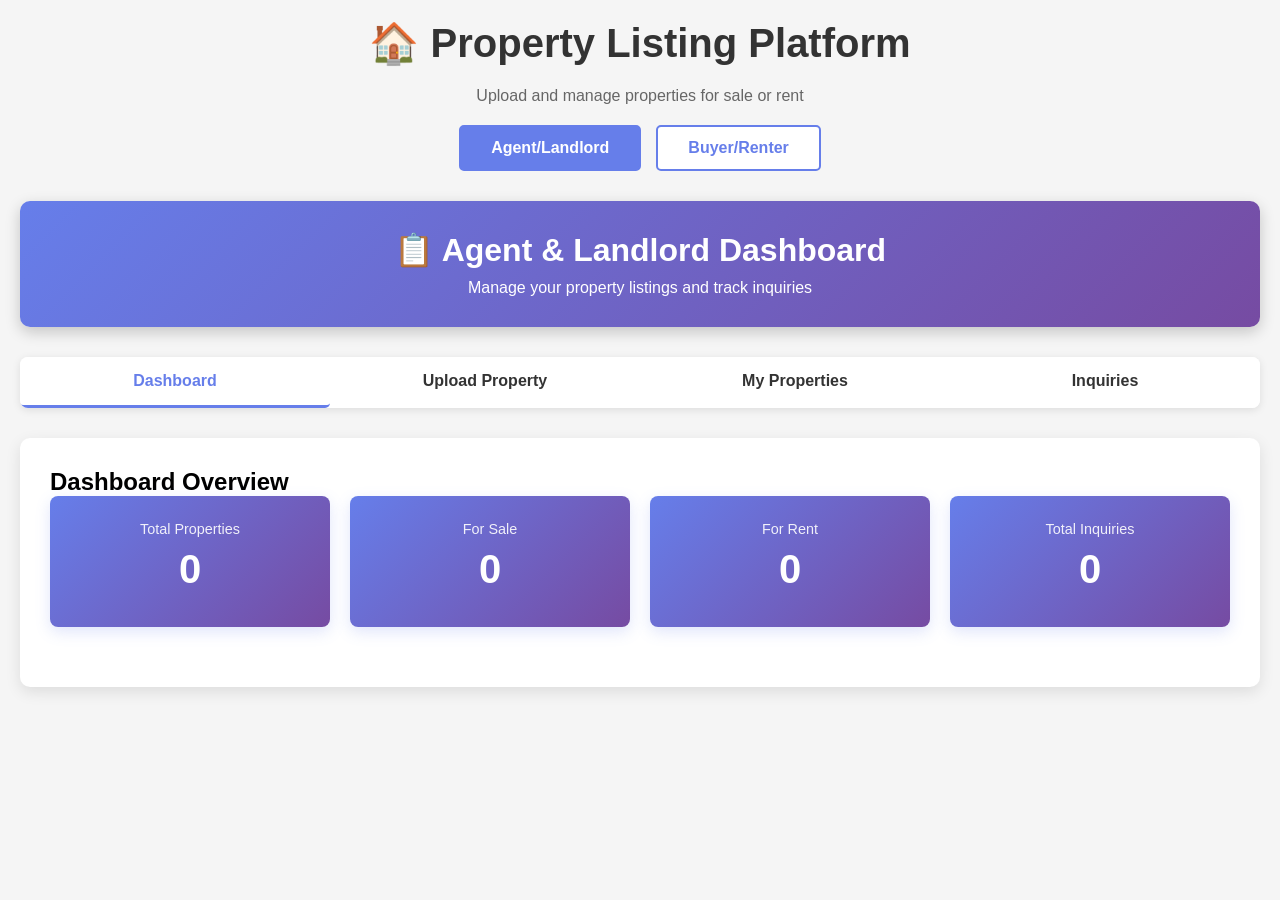
<file: Properylisting.html>
<!DOCTYPE html>
<html lang="en">
<head>
    <meta charset="UTF-8">
    <meta name="viewport" content="width=device-width, initial-scale=1.0">
    <title>Property Listing Platform</title>
    <style>
        * {
            margin: 0;
            padding: 0;
            box-sizing: border-box;
        }

        body {
            font-family: 'Segoe UI', Tahoma, Geneva, Verdana, sans-serif;
            background: #f5f5f5;
            padding: 20px;
        }

        .container {
            max-width: 1400px;
            margin: 0 auto;
        }

        .role-selector {
            text-align: center;
            margin-bottom: 30px;
        }

        .role-selector h1 {
            font-size: 2.5em;
            color: #333;
            margin-bottom: 20px;
        }

        .role-buttons {
            display: flex;
            gap: 15px;
            justify-content: center;
            flex-wrap: wrap;
        }

        .role-btn {
            padding: 12px 30px;
            font-size: 1em;
            border: 2px solid #667eea;
            background: white;
            color: #667eea;
            cursor: pointer;
            border-radius: 5px;
            font-weight: 600;
            transition: all 0.3s ease;
        }

        .role-btn:hover {
            background: #667eea;
            color: white;
            transform: translateY(-2px);
        }

        .role-btn.active {
            background: #667eea;
            color: white;
        }

        .header {
            background: linear-gradient(135deg, #667eea 0%, #764ba2 100%);
            color: white;
            padding: 30px;
            border-radius: 10px;
            text-align: center;
            margin-bottom: 30px;
            box-shadow: 0 5px 15px rgba(0, 0, 0, 0.2);
        }

        .header h2 {
            font-size: 2em;
            margin-bottom: 10px;
        }

        nav {
            display: flex;
            background: white;
            border-radius: 8px;
            box-shadow: 0 2px 8px rgba(0, 0, 0, 0.1);
            margin-bottom: 30px;
            overflow: hidden;
            gap: 0;
        }

        nav button {
            flex: 1;
            padding: 15px;
            border: none;
            background: white;
            cursor: pointer;
            font-size: 1em;
            font-weight: 600;
            color: #333;
            transition: all 0.3s ease;
            border-bottom: 3px solid transparent;
        }

        nav button:hover {
            background: #f8f9fa;
            color: #667eea;
        }

        nav button.active {
            background: white;
            color: #667eea;
            border-bottom-color: #667eea;
        }

        .content {
            background: white;
            border-radius: 10px;
            box-shadow: 0 5px 15px rgba(0, 0, 0, 0.1);
            padding: 30px;
        }

        .section {
            display: none;
        }

        .section.active {
            display: block;
        }

        .form-group {
            margin-bottom: 20px;
        }

        label {
            display: block;
            margin-bottom: 8px;
            font-weight: 600;
            color: #333;
        }

        input, select, textarea {
            width: 100%;
            padding: 12px;
            border: 1px solid #ddd;
            border-radius: 5px;
            font-size: 1em;
            font-family: inherit;
        }

        input:focus, select:focus, textarea:focus {
            outline: none;
            border-color: #667eea;
            box-shadow: 0 0 0 3px rgba(102, 126, 234, 0.1);
        }

        .form-row {
            display: grid;
            grid-template-columns: 1fr 1fr;
            gap: 20px;
        }

        .form-row.three-col {
            grid-template-columns: 1fr 1fr 1fr;
        }

        button {
            padding: 12px 24px;
            font-size: 1em;
            border: none;
            border-radius: 5px;
            cursor: pointer;
            font-weight: 600;
            transition: all 0.3s ease;
        }

        .btn-primary {
            background: #667eea;
            color: white;
        }

        .btn-primary:hover {
            background: #5568d3;
            transform: translateY(-2px);
            box-shadow: 0 5px 15px rgba(102, 126, 234, 0.3);
        }

        .btn-secondary {
            background: #6c757d;
            color: white;
        }

        .btn-danger {
            background: #e74c3c;
            color: white;
            padding: 8px 15px;
            font-size: 0.9em;
        }

        .btn-danger:hover {
            background: #c0392b;
        }

        .btn-success {
            background: #27ae60;
            color: white;
        }

        .btn-success:hover {
            background: #229954;
        }

        .btn-small {
            padding: 8px 15px;
            font-size: 0.9em;
        }

        .alert {
            padding: 15px;
            border-radius: 5px;
            margin-bottom: 20px;
            display: none;
        }

        .alert.show {
            display: block;
        }

        .alert-success {
            background: #d4edda;
            color: #155724;
            border: 1px solid #c3e6cb;
        }

        .alert-error {
            background: #f8d7da;
            color: #721c24;
            border: 1px solid #f5c6cb;
        }

        .stats {
            display: grid;
            grid-template-columns: repeat(auto-fit, minmax(180px, 1fr));
            gap: 20px;
            margin-bottom: 30px;
        }

        .stat-card {
            background: linear-gradient(135deg, #667eea 0%, #764ba2 100%);
            color: white;
            padding: 25px;
            border-radius: 8px;
            text-align: center;
            box-shadow: 0 5px 15px rgba(102, 126, 234, 0.2);
        }

        .stat-card h3 {
            font-size: 2.5em;
            margin: 10px 0;
        }

        .stat-card p {
            opacity: 0.9;
            font-size: 0.9em;
        }

        .property-grid {
            display: grid;
            grid-template-columns: repeat(auto-fill, minmax(280px, 1fr));
            gap: 25px;
        }

        .property-card {
            background: white;
            border-radius: 8px;
            overflow: hidden;
            box-shadow: 0 2px 8px rgba(0, 0, 0, 0.1);
            transition: all 0.3s ease;
            border: 1px solid #ddd;
        }

        .property-card:hover {
            box-shadow: 0 8px 20px rgba(0, 0, 0, 0.15);
            transform: translateY(-5px);
        }

        .property-image {
            width: 100%;
            height: 200px;
            background: #f0f0f0;
            overflow: hidden;
            position: relative;
        }

        .property-image img {
            width: 100%;
            height: 100%;
            object-fit: cover;
        }

        .property-badge {
            position: absolute;
            top: 10px;
            right: 10px;
            background: #667eea;
            color: white;
            padding: 5px 12px;
            border-radius: 20px;
            font-size: 0.85em;
            font-weight: 600;
        }

        .property-badge.rent {
            background: #27ae60;
        }

        .property-content {
            padding: 20px;
        }

        .property-title {
            font-size: 1.2em;
            font-weight: 600;
            color: #333;
            margin-bottom: 8px;
        }

        .property-location {
            color: #999;
            font-size: 0.9em;
            margin-bottom: 15px;
        }

        .property-price {
            font-size: 1.5em;
            font-weight: bold;
            color: #667eea;
            margin-bottom: 15px;
        }

        .property-features {
            display: flex;
            gap: 15px;
            margin-bottom: 15px;
            font-size: 0.9em;
            color: #666;
        }

        .property-feature {
            display: flex;
            align-items: center;
            gap: 5px;
        }

        .property-agent {
            padding: 10px;
            background: #f8f9fa;
            border-radius: 5px;
            margin-bottom: 15px;
            font-size: 0.9em;
            color: #666;
        }

        .property-actions {
            display: flex;
            gap: 10px;
        }

        .property-actions button {
            flex: 1;
            padding: 10px;
            font-size: 0.9em;
        }

        .filter-section {
            background: #f8f9fa;
            padding: 20px;
            border-radius: 8px;
            margin-bottom: 25px;
        }

        .filter-row {
            display: grid;
            grid-template-columns: repeat(auto-fit, minmax(150px, 1fr));
            gap: 15px;
            margin-bottom: 15px;
        }

        .filter-row:last-child {
            margin-bottom: 0;
        }

        .image-upload {
            border: 2px dashed #667eea;
            padding: 30px;
            text-align: center;
            border-radius: 8px;
            cursor: pointer;
            transition: all 0.3s ease;
            margin: 15px 0;
        }

        .image-upload:hover {
            background: #f8f9fa;
            border-color: #764ba2;
        }

        .image-upload input {
            display: none;
        }

        .image-preview {
            display: grid;
            grid-template-columns: repeat(auto-fill, minmax(150px, 1fr));
            gap: 15px;
            margin-top: 20px;
        }

        .image-preview-item {
            position: relative;
            border-radius: 8px;
            overflow: hidden;
            background: #f0f0f0;
        }

        .image-preview-item img {
            width: 100%;
            height: 150px;
            object-fit: cover;
        }

        .image-preview-item button {
            position: absolute;
            top: 5px;
            right: 5px;
            background: #e74c3c;
            color: white;
            border: none;
            padding: 5px 10px;
            border-radius: 3px;
            cursor: pointer;
            font-size: 0.8em;
        }

        table {
            width: 100%;
            border-collapse: collapse;
            margin-top: 20px;
        }

        thead {
            background: #f8f9fa;
        }

        th {
            padding: 15px;
            text-align: left;
            font-weight: 600;
            border-bottom: 2px solid #ddd;
            color: #333;
        }

        td {
            padding: 15px;
            border-bottom: 1px solid #eee;
        }

        tr:hover {
            background: #f8f9fa;
        }

        .property-detail {
            max-width: 1000px;
            margin: 0 auto;
        }

        .detail-gallery {
            display: grid;
            grid-template-columns: 1fr 1fr;
            gap: 15px;
            margin-bottom: 30px;
        }

        .detail-main-image {
            border-radius: 8px;
            overflow: hidden;
            height: 400px;
        }

        .detail-main-image img {
            width: 100%;
            height: 100%;
            object-fit: cover;
        }

        .detail-thumb-grid {
            display: grid;
            grid-template-columns: repeat(2, 1fr);
            gap: 10px;
        }

        .detail-thumb {
            height: 180px;
            border-radius: 8px;
            overflow: hidden;
            cursor: pointer;
            border: 2px solid transparent;
        }

        .detail-thumb img {
            width: 100%;
            height: 100%;
            object-fit: cover;
        }

        .detail-thumb.active {
            border-color: #667eea;
        }

        .detail-info {
            display: grid;
            grid-template-columns: 2fr 1fr;
            gap: 30px;
        }

        .detail-description h2 {
            font-size: 2em;
            color: #333;
            margin-bottom: 20px;
        }

        .detail-price {
            font-size: 2em;
            color: #667eea;
            font-weight: bold;
            margin-bottom: 20px;
        }

        .detail-specs {
            display: grid;
            grid-template-columns: repeat(3, 1fr);
            gap: 15px;
            margin-bottom: 25px;
            padding-bottom: 25px;
            border-bottom: 2px solid #eee;
        }

        .detail-spec {
            text-align: center;
        }

        .detail-spec .value {
            font-size: 1.5em;
            font-weight: bold;
            color: #667eea;
        }

        .detail-spec .label {
            color: #999;
            font-size: 0.9em;
        }

        .detail-features {
            margin-bottom: 25px;
        }

        .detail-features h3 {
            color: #333;
            margin-bottom: 15px;
        }

        .feature-list {
            display: grid;
            grid-template-columns: repeat(2, 1fr);
            gap: 10px;
        }

        .feature-item {
            padding: 10px;
            background: #f8f9fa;
            border-radius: 5px;
            color: #666;
        }

        .detail-agent-card {
            background: white;
            border: 2px solid #ddd;
            border-radius: 8px;
            padding: 20px;
            text-align: center;
            margin-bottom: 20px;
        }

        .detail-agent-card h4 {
            color: #333;
            margin-bottom: 10px;
        }

        .detail-agent-card p {
            color: #999;
            font-size: 0.9em;
            margin-bottom: 15px;
        }

        .modal {
            display: none;
            position: fixed;
            z-index: 1000;
            left: 0;
            top: 0;
            width: 100%;
            height: 100%;
            background-color: rgba(0, 0, 0, 0.5);
            overflow-y: auto;
        }

        .modal.show {
            display: flex;
            align-items: center;
            justify-content: center;
        }

        .modal-content {
            background-color: white;
            padding: 30px;
            border-radius: 10px;
            max-width: 600px;
            width: 90%;
            box-shadow: 0 20px 60px rgba(0, 0, 0, 0.3);
        }

        .modal-header {
            font-size: 1.5em;
            font-weight: 600;
            margin-bottom: 20px;
            color: #333;
        }

        .modal-close {
            float: right;
            font-size: 1.5em;
            cursor: pointer;
            color: #999;
        }

        .modal-close:hover {
            color: #333;
        }

        .no-data {
            text-align: center;
            padding: 40px;
            color: #999;
            font-style: italic;
        }

        @media (max-width: 768px) {
            .form-row {
                grid-template-columns: 1fr;
            }

            .form-row.three-col {
                grid-template-columns: 1fr;
            }

            .detail-info {
                grid-template-columns: 1fr;
            }

            .detail-gallery {
                grid-template-columns: 1fr;
            }

            .detail-specs {
                grid-template-columns: 1fr;
            }

            .feature-list {
                grid-template-columns: 1fr;
            }

            .filter-row {
                grid-template-columns: 1fr;
            }

            nav {
                flex-direction: column;
            }

            nav button {
                border-bottom: none;
                border-left: 3px solid transparent;
            }

            nav button.active {
                border-left-color: #667eea;
                border-bottom: none;
            }
        }
    </style>
</head>
<body>
    <div class="container">
        <div class="role-selector">
            <h1>🏠 Property Listing Platform</h1>
            <p style="margin-bottom: 20px; color: #666;">Upload and manage properties for sale or rent</p>
            <div class="role-buttons">
                <button class="role-btn active" data-role="agent">Agent/Landlord</button>
                <button class="role-btn" data-role="buyer">Buyer/Renter</button>
            </div>
        </div>

        <!-- AGENT/LANDLORD SECTION -->
        <div id="agent-section" class="role-section active">
            <div class="header">
                <h2>📋 Agent & Landlord Dashboard</h2>
                <p>Manage your property listings and track inquiries</p>
            </div>

            <nav>
                <button class="nav-btn active" data-section="dashboard">Dashboard</button>
                <button class="nav-btn" data-section="upload-property">Upload Property</button>
                <button class="nav-btn" data-section="my-properties">My Properties</button>
                <button class="nav-btn" data-section="inquiries">Inquiries</button>
            </nav>

            <div class="content">
                <div id="alert" class="alert"></div>

                <!-- Dashboard -->
                <div id="dashboard" class="section active">
                    <h2>Dashboard Overview</h2>
                    <div class="stats">
                        <div class="stat-card">
                            <p>Total Properties</p>
                            <h3 id="agentTotalProperties">0</h3>
                        </div>
                        <div class="stat-card">
                            <p>For Sale</p>
                            <h3 id="agentForSale">0</h3>
                        </div>
                        <div class="stat-card">
                            <p>For Rent</p>
                            <h3 id="agentForRent">0</h3>
                        </div>
                        <div class="stat-card">
                            <p>Total Inquiries</p>
                            <h3 id="agentTotalInquiries">0</h3>
                        </div>
                    </div>
                </div>

                <!-- Upload Property -->
                <div id="upload-property" class="section">
                    <h2>Upload New Property</h2>
                    <form id="propertyForm">
                        <h3>Basic Information</h3>
                        <div class="form-row">
                            <div class="form-group">
                                <label>Property Title</label>
                                <input type="text" id="propertyTitle" required>
                            </div>
                            <div class="form-group">
                                <label>Type</label>
                                <select id="propertyType" required>
                                    <option value="">Select Type</option>
                                    <option value="Residential">Residential</option>
                                    <option value="Commercial">Commercial</option>
                                    <option value="Land">Land</option>
                                    <option value="Industrial">Industrial</option>
                                </select>
                            </div>
                        </div>

                        <div class="form-row">
                            <div class="form-group">
                                <label>Status</label>
                                <select id="propertyStatus" required>
                                    <option value="">Select Status</option>
                                    <option value="sale">For Sale</option>
                                    <option value="rent">For Rent</option>
                                </select>
                            </div>
                            <div class="form-group">
                                <label>Price ($)</label>
                                <input type="number" id="propertyPrice" step="0.01" required>
                            </div>
                        </div>

                        <h3 style="margin-top: 30px;">Location Details</h3>
                        <div class="form-group">
                            <label>Address</label>
                            <input type="text" id="propertyAddress" required>
                        </div>

                        <div class="form-row">
                            <div class="form-group">
                                <label>City</label>
                                <input type="text" id="propertyCity" required>
                            </div>
                            <div class="form-group">
                                <label>State/Province</label>
                                <input type="text" id="propertyState" required>
                            </div>
                        </div>

                        <div class="form-row">
                            <div class="form-group">
                                <label>Zip/Postal Code</label>
                                <input type="text" id="propertyZip" required>
                            </div>
                            <div class="form-group">
                                <label>Country</label>
                                <input type="text" id="propertyCountry" required>
                            </div>
                        </div>

                        <h3 style="margin-top: 30px;">Property Details</h3>
                        <div class="form-row three-col">
                            <div class="form-group">
                                <label>Bedrooms</label>
                                <input type="number" id="propertyBedrooms" min="0" required>
                            </div>
                            <div class="form-group">
                                <label>Bathrooms</label>
                                <input type="number" id="propertyBathrooms" min="0" step="0.5" required>
                            </div>
                            <div class="form-group">
                                <label>Area (sq ft)</label>
                                <input type="number" id="propertyArea" min="0" required>
                            </div>
                        </div>

                        <div class="form-group">
                            <label>Description</label>
                            <textarea id="propertyDescription" rows="5" placeholder="Describe the property..."></textarea>
                        </div>

                        <h3 style="margin-top: 30px;">Amenities</h3>
                        <div style="display: grid; grid-template-columns: repeat(auto-fit, minmax(150px, 1fr)); gap: 10px;">
                            <label><input type="checkbox" value="Parking"> Parking</label>
                            <label><input type="checkbox" value="Garden"> Garden</label>
                            <label><input type="checkbox" value="Pool"> Pool</label>
                            <label><input type="checkbox" value="Gym"> Gym</label>
                            <label><input type="checkbox" value="Security"> Security</label>
                            <label><input type="checkbox" value="AC"> Air Conditioning</label>
                            <label><input type="checkbox" value="Heating"> Heating</label>
                            <label><input type="checkbox" value="Furnished"> Furnished</label>
                        </div>

                        <h3 style="margin-top: 30px;">Images</h3>
                        <div class="image-upload" id="imageUpload">
                            <p>📸 Click to upload images or drag and drop</p>
                            <input type="file" id="imageInput" multiple accept="image/*">
                        </div>
                        <div class="image-preview" id="imagePreview"></div>

                        <h3 style="margin-top: 30px;">Agent Information</h3>
                        <div class="form-row">
                            <div class="form-group">
                                <label>Agent/Landlord Name</label>
                                <input type="text" id="agentName" required>
                            </div>
                            <div class="form-group">
                                <label>Contact Email</label>
                                <input type="email" id="agentEmail" required>
                            </div>
                        </div>

                        <div class="form-row">
                            <div class="form-group">
                                <label>Contact Phone</label>
                                <input type="tel" id="agentPhone" required>
                            </div>
                            <div class="form-group">
                                <label>Company Name</label>
                                <input type="text" id="agentCompany">
                            </div>
                        </div>

                        <button type="submit" class="btn-primary" style="margin-top: 30px; width: 100%;">Upload Property</button>
                    </form>
                </div>

                <!-- My Properties -->
                <div id="my-properties" class="section">
                    <h2>My Properties</h2>
                    <div id="agentPropertiesList"></div>
                </div>

                <!-- Inquiries -->
                <div id="inquiries" class="section">
                    <h2>Inquiries & Messages</h2>
                    <div id="inquiriesList"></div>
                </div>
            </div>
        </div>

        <!-- BUYER/RENTER SECTION -->
        <div id="buyer-section" class="role-section" style="display: none;">
            <div class="header">
                <h2>🔍 Find Your Perfect Property</h2>
                <p>Browse and book properties for sale or rent</p>
            </div>

            <nav>
                <button class="nav-btn active" data-section="browse-properties">Browse</button>
                <button class="nav-btn" data-section="favorites">Favorites</button>
                <button class="nav-btn" data-section="my-inquiries">My Inquiries</button>
            </nav>

            <div class="content">
                <div id="alert" class="alert"></div>

                <!-- Browse Properties -->
                <div id="browse-properties" class="section active">
                    <h2>Available Properties</h2>

                    <div class="filter-section">
                        <h3 style="margin-bottom: 15px;">Search & Filter</h3>
                        <div class="filter-row">
                            <div class="form-group">
                                <label>Status</label>
                                <select id="filterStatus">
                                    <option value="">All</option>
                                    <option value="sale">For Sale</option>
                                    <option value="rent">For Rent</option>
                                </select>
                            </div>
                            <div class="form-group">
                                <label>Type</label>
                                <select id="filterType">
                                    <option value="">All Types</option>
                                    <option value="Residential">Residential</option>
                                    <option value="Commercial">Commercial</option>
                                    <option value="Land">Land</option>
                                    <option value="Industrial">Industrial</option>
                                </select>
                            </div>
                            <div class="form-group">
                                <label>City</label>
                                <input type="text" id="filterCity" placeholder="Enter city...">
                            </div>
                        </div>

                        <div class="filter-row">
                            <div class="form-group">
                                <label>Min Price</label>
                                <input type="number" id="filterPriceMin" step="1000">
                            </div>
                            <div class="form-group">
                                <label>Max Price</label>
                                <input type="number" id="filterPriceMax" step="1000">
                            </div>
                            <div class="form-group">
                                <label>Bedrooms</label>
                                <select id="filterBedrooms">
                                    <option value="">Any</option>
                                    <option value="1">1+</option>
                                    <option value="2">2+</option>
                                    <option value="3">3+</option>
                                    <option value="4">4+</option>
                                </select>
                            </div>
                        </div>

                        <button class="btn-primary" onclick="applyFilters()">Apply Filters</button>
                        <button class="btn-secondary" onclick="resetFilters()" style="margin-left: 10px;">Reset</button>
                    </div>

                    <div class="property-grid" id="propertiesList"></div>
                </div>

                <!-- Favorites -->
                <div id="favorites" class="section">
                    <h2>Favorite Properties</h2>
                    <div class="property-grid" id="favoritesList"></div>
                </div>

                <!-- My Inquiries -->
                <div id="my-inquiries" class="section">
                    <h2>My Inquiries</h2>
                    <div id="myInquiriesList"></div>
                </div>
            </div>
        </div>
    </div>

    <!-- Property Detail Modal -->
    <div id="detailModal" class="modal">
        <div class="modal-content" style="max-width: 900px; max-height: 90vh; overflow-y: auto;">
            <span class="modal-close">&times;</span>
            <div id="propertyDetail"></div>
        </div>
    </div>

    <!-- Contact Modal -->
    <div id="contactModal" class="modal">
        <div class="modal-content">
            <span class="modal-close">&times;</span>
            <div class="modal-header">Contact Agent</div>
            <form id="contactForm">
                <div class="form-group">
                    <label>Your Name</label>
                    <input type="text" id="inquirerName" required>
                </div>
                <div class="form-group">
                    <label>Email</label>
                    <input type="email" id="inquirerEmail" required>
                </div>
                <div class="form-group">
                    <label>Phone</label>
                    <input type="tel" id="inquirerPhone" required>
                </div>
                <div class="form-group">
                    <label>Message</label>
                    <textarea id="inquirerMessage" rows="4" placeholder="Tell the agent why you're interested..."></textarea>
                </div>
                <div style="display: flex; gap: 10px; justify-content: flex-end;">
                    <button type="button" class="btn-secondary" id="closeContact">Cancel</button>
                    <button type="submit" class="btn-primary">Send Inquiry</button>
                </div>
            </form>
        </div>
    </div>

    <script>
        // Data Storage
        const data = {
            properties: JSON.parse(localStorage.getItem('properties')) || [],
            inquiries: JSON.parse(localStorage.getItem('inquiries')) || [],
            favorites: JSON.parse(localStorage.getItem('favorites')) || []
        };

        let currentRole = 'agent';
        let currentPropertyId = null;
        let images = [];

        // Role Selection
        document.querySelectorAll('.role-btn').forEach(btn => {
            btn.addEventListener('click', (e) => {
                document.querySelectorAll('.role-btn').forEach(b => b.classList.remove('active'));
                document.querySelectorAll('.role-section').forEach(s => s.style.display = 'none');
                e.target.classList.add('active');
                currentRole = e.target.dataset.role;
                document.getElementById(currentRole + '-section').style.display = 'block';
                if (currentRole === 'buyer') {
                    displayProperties();
                } else {
                    updateDashboard();
                    displayAgentProperties();
                    displayInquiries();
                }
            });
        });

        // Navigation
        document.querySelectorAll('.nav-btn').forEach(btn => {
            btn.addEventListener('click', (e) => {
                const container = e.target.parentElement.nextElementSibling;
                container.querySelectorAll('.nav-btn').forEach(b => b.classList.remove('active'));
                container.querySelectorAll('.section').forEach(s => s.classList.remove('active'));
                e.target.classList.add('active');
                document.getElementById(e.target.dataset.section).classList.add('active');
            });
        });

        // Alert Function
        function showAlert(message, type = 'success') {
            const alert = document.getElementById('alert');
            alert.textContent = message;
            alert.className = `alert show alert-${type}`;
            setTimeout(() => alert.classList.remove('show'), 3000);
        }

        // Save to Local Storage
        function saveData() {
            localStorage.setItem('properties', JSON.stringify(data.properties));
            localStorage.setItem('inquiries', JSON.stringify(data.inquiries));
            localStorage.setItem('favorites', JSON.stringify(data.favorites));
        }

        // Image Upload
        document.getElementById('imageUpload').addEventListener('click', () => {
            document.getElementById('imageInput').click();
        });

        document.getElementById('imageInput').addEventListener('change', (e) => {
            const files = Array.from(e.target.files);
            files.forEach(file => {
                const reader = new FileReader();
                reader.onload = (event) => {
                    images.push(event.target.result);
                    displayImagePreview();
                };
                reader.readAsDataURL(file);
            });
        });

        function displayImagePreview() {
            const preview = document.getElementById('imagePreview');
            preview.innerHTML = '';
            images.forEach((img, index) => {
                const div = document.createElement('div');
                div.className = 'image-preview-item';
                div.innerHTML = `
                    <img src="${img}" alt="Preview">
                    <button type="button" onclick="removeImage(${index})">Remove</button>
                `;
                preview.appendChild(div);
            });
        }

        function removeImage(index) {
            images.splice(index, 1);
            displayImagePreview();
        }

        // AGENT FUNCTIONS
        document.getElementById('propertyForm').addEventListener('submit', (e) => {
            e.preventDefault();

            const amenities = [];
            document.querySelectorAll('input[type="checkbox"]:checked').forEach(cb => {
                amenities.push(cb.value);
            });

            const property = {
                id: Date.now(),
                title: document.getElementById('propertyTitle').value,
                type: document.getElementById('propertyType').value,
                status: document.getElementById('propertyStatus').value,
                price: parseFloat(document.getElementById('propertyPrice').value),
                address: document.getElementById('propertyAddress').value,
                city: document.getElementById('propertyCity').value,
                state: document.getElementById('propertyState').value,
                zip: document.getElementById('propertyZip').value,
                country: document.getElementById('propertyCountry').value,
                bedrooms: parseInt(document.getElementById('propertyBedrooms').value),
                bathrooms: parseFloat(document.getElementById('propertyBathrooms').value),
                area: parseFloat(document.getElementById('propertyArea').value),
                description: document.getElementById('propertyDescription').value,
                amenities: amenities,
                images: images,
                agent: {
                    name: document.getElementById('agentName').value,
                    email: document.getElementById('agentEmail').value,
                    phone: document.getElementById('agentPhone').value,
                    company: document.getElementById('agentCompany').value
                },
                createdAt: new Date().toISOString()
            };

            data.properties.push(property);
            saveData();
            document.getElementById('propertyForm').reset();
            images = [];
            displayImagePreview();
            updateDashboard();
            displayAgentProperties();
            showAlert('Property uploaded successfully!');
        });

        function updateDashboard() {
            const total = data.properties.length;
            const forSale = data.properties.filter(p => p.status === 'sale').length;
            const forRent = data.properties.filter(p => p.status === 'rent').length;
            const inquiries = data.inquiries.length;

            document.getElementById('agentTotalProperties').textContent = total;
            document.getElementById('agentForSale').textContent = forSale;
            document.getElementById('agentForRent').textContent = forRent;
            document.getElementById('agentTotalInquiries').textContent = inquiries;
        }

        function displayAgentProperties() {
            const list = document.getElementById('agentPropertiesList');
            if (data.properties.length === 0) {
                list.innerHTML = '<div class="no-data">No properties uploaded yet.</div>';
                return;
            }

            let html = '<table><thead><tr><th>Title</th><th>Type</th><th>Status</th><th>Price</th><th>Location</th><th>Actions</th></tr></thead><tbody>';
            data.properties.forEach(property => {
                html += `<tr>
                    <td>${property.title}</td>
                    <td>${property.type}</td>
                    <td><span class="status-badge ${property.status}">${property.status === 'sale' ? 'For Sale' : 'For Rent'}</span></td>
                    <td>$${property.price.toLocaleString()}</td>
                    <td>${property.city}, ${property.state}</td>
                    <td>
                        <button class="btn-primary btn-small" onclick="editProperty(${property.id})">Edit</button>
                        <button class="btn-danger btn-small" onclick="deleteProperty(${property.id})">Delete</button>
                    </td>
                </tr>`;
            });
            html += '</tbody></table>';
            list.innerHTML = html;
        }

        function deleteProperty(id) {
            if (confirm('Are you sure you want to delete this property?')) {
                data.properties = data.properties.filter(p => p.id !== id);
                saveData();
                updateDashboard();
                displayAgentProperties();
                showAlert('Property deleted successfully!');
            }
        }

        function displayInquiries() {
            const list = document.getElementById('inquiriesList');
            if (data.inquiries.length === 0) {
                list.innerHTML = '<div class="no-data">No inquiries yet.</div>';
                return;
            }

            let html = '';
            data.inquiries.forEach(inquiry => {
                const property = data.properties.find(p => p.id === inquiry.propertyId);
                html += `<div class="card" style="background: white; padding: 20px; border-radius: 8px; margin-bottom: 15px; border: 1px solid #ddd;">
                    <h4 style="color: #333; margin-bottom: 10px;">Inquiry for: ${property?.title || 'Deleted Property'}</h4>
                    <div style="font-size: 0.9em; color: #666; line-height: 1.8;">
                        <p><strong>Name:</strong> ${inquiry.name}</p>
                        <p><strong>Email:</strong> ${inquiry.email}</p>
                        <p><strong>Phone:</strong> ${inquiry.phone}</p>
                        <p><strong>Message:</strong> ${inquiry.message}</p>
                        <p><strong>Date:</strong> ${new Date(inquiry.date).toLocaleDateString()}</p>
                    </div>
                </div>`;
            });
            list.innerHTML = html;
        }

        // BUYER FUNCTIONS
        function displayProperties() {
            const list = document.getElementById('propertiesList');
            if (data.properties.length === 0) {
                list.innerHTML = '<div class="no-data">No properties available.</div>';
                return;
            }

            let html = '';
            data.properties.forEach(property => {
                const isFavorite = data.favorites.includes(property.id);
                html += `<div class="property-card">
                    <div class="property-image">
                        ${property.images.length > 0 ? `<img src="${property.images[0]}" alt="Property">` : '<div style="background: #f0f0f0; height: 100%;"></div>'}
                        <span class="property-badge ${property.status}">${property.status === 'sale' ? 'FOR SALE' : 'FOR RENT'}</span>
                    </div>
                    <div class="property-content">
                        <div class="property-title">${property.title}</div>
                        <div class="property-location">${property.address}, ${property.city}</div>
                        <div class="property-price">$${property.price.toLocaleString()}</div>
                        <div class="property-features">
                            <span class="property-feature">🛏️ ${property.bedrooms}</span>
                            <span class="property-feature">🚿 ${property.bathrooms}</span>
                            <span class="property-feature">📐 ${property.area.toLocaleString()} sq ft</span>
                        </div>
                        <div class="property-agent">${property.agent.name}</div>
                        <div class="property-actions">
                            <button class="btn-primary" onclick="showPropertyDetail(${property.id})">View Details</button>
                            <button class="btn-secondary btn-small" onclick="toggleFavorite(${property.id})" style="flex: 0;">${isFavorite ? '❤️' : '🤍'}</button>
                        </div>
                    </div>
                </div>`;
            });
            list.innerHTML = html;
        }

        function showPropertyDetail(id) {
            const property = data.properties.find(p => p.id === id);
            if (!property) return;

            const detail = `
                <div class="property-detail">
                    <div class="detail-gallery">
                        <div class="detail-main-image">
                            ${property.images.length > 0 ? `<img id="mainImage" src="${property.images[0]}" alt="Main">` : '<div style="background: #f0f0f0;"></div>'}
                        </div>
                        <div class="detail-thumb-grid">
                            ${property.images.map((img, idx) => `<div class="detail-thumb ${idx === 0 ? 'active' : ''}" onclick="changeMainImage('${img}')"><img src="${img}" alt="Thumb"></div>`).join('')}
                        </div>
                    </div>

                    <div class="detail-info">
                        <div class="detail-description">
                            <h2>${property.title}</h2>
                            <div class="detail-price">$${property.price.toLocaleString()}</div>
                            <p style="color: #999; margin-bottom: 20px;">${property.address}, ${property.city}, ${property.state} ${property.zip}</p>

                            <div class="detail-specs">
                                <div class="detail-spec">
                                    <div class="value">${property.bedrooms}</div>
                                    <div class="label">Bedrooms</div>
                                </div>
                                <div class="detail-spec">
                                    <div class="value">${property.bathrooms}</div>
                                    <div class="label">Bathrooms</div>
                                </div>
                                <div class="detail-spec">
                                    <div class="value">${property.area.toLocaleString()}</div>
                                    <div class="label">Sq. Ft.</div>
                                </div>
                            </div>

                            <div class="detail-features">
                                <h3>Description</h3>
                                <p>${property.description}</p>
                            </div>

                            ${property.amenities.length > 0 ? `
                                <div class="detail-features">
                                    <h3>Amenities</h3>
                                    <div class="feature-list">
                                        ${property.amenities.map(a => `<div class="feature-item">✓ ${a}</div>`).join('')}
                                    </div>
                                </div>
                            ` : ''}
                        </div>

                        <div>
                            <div class="detail-agent-card">
                                <h4>${property.agent.name}</h4>
                                <p>${property.agent.company}</p>
                                <p>📧 ${property.agent.email}</p>
                                <p>📱 ${property.agent.phone}</p>
                                <button class="btn-primary" style="width: 100%; margin-top: 15px;" onclick="openContactForm(${property.id})">Send Inquiry</button>
                            </div>
                        </div>
                    </div>
                </div>
            `;

            document.getElementById('propertyDetail').innerHTML = detail;
            document.getElementById('detailModal').classList.add('show');
        }

        function changeMainImage(src) {
            document.getElementById('mainImage').src = src;
            document.querySelectorAll('.detail-thumb').forEach(t => t.classList.remove('active'));
            event.target.closest('.detail-thumb').classList.add('active');
        }

        function toggleFavorite(id) {
            const index = data.favorites.indexOf(id);
            if (index > -1) {
                data.favorites.splice(index, 1);
            } else {
                data.favorites.push(id);
            }
            saveData();
            displayProperties();
            displayFavorites();
            showAlert(data.favorites.includes(id) ? 'Added to favorites!' : 'Removed from favorites!');
        }

        function displayFavorites() {
            const list = document.getElementById('favoritesList');
            const favorites = data.properties.filter(p => data.favorites.includes(p.id));
            
            if (favorites.length === 0) {
                list.innerHTML = '<div class="no-data">No favorite properties yet.</div>';
                return;
            }

            let html = '';
            favorites.forEach(property => {
                html += `<div class="property-card">
                    <div class="property-image">
                        ${property.images.length > 0 ? `<img src="${property.images[0]}" alt="Property">` : '<div style="background: #f0f0f0; height: 100%;"></div>'}
                        <span class="property-badge ${property.status}">${property.status === 'sale' ? 'FOR SALE' : 'FOR RENT'}</span>
                    </div>
                    <div class="property-content">
                        <div class="property-title">${property.title}</div>
                        <div class="property-location">${property.address}, ${property.city}</div>
                        <div class="property-price">$${property.price.toLocaleString()}</div>
                        <div class="property-features">
                            <span class="property-feature">🛏️ ${property.bedrooms}</span>
                            <span class="property-feature">🚿 ${property.bathrooms}</span>
                            <span class="property-feature">📐 ${property.area.toLocaleString()} sq ft</span>
                        </div>
                        <div class="property-agent">${property.agent.name}</div>
                        <div class="property-actions">
                            <button class="btn-primary" onclick="showPropertyDetail(${property.id})">View Details</button>
                            <button class="btn-secondary btn-small" onclick="toggleFavorite(${property.id})" style="flex: 0;">❤️</button>
                        </div>
                    </div>
                </div>`;
            });
            list.innerHTML = html;
        }

        function openContactForm(propertyId) {
            currentPropertyId = propertyId;
            document.getElementById('detailModal').classList.remove('show');
            document.getElementById('contactModal').classList.add('show');
        }

        document.getElementById('contactForm').addEventListener('submit', (e) => {
            e.preventDefault();
            const inquiry = {
                id: Date.now(),
                propertyId: currentPropertyId,
                name: document.getElementById('inquirerName').value,
                email: document.getElementById('inquirerEmail').value,
                phone: document.getElementById('inquirerPhone').value,
                message: document.getElementById('inquirerMessage').value,
                date: new Date().toISOString()
            };

            data.inquiries.push(inquiry);
            saveData();
            document.getElementById('contactForm').reset();
            document.getElementById('contactModal').classList.remove('show');
            displayMyInquiries();
            showAlert('Inquiry sent successfully!');
        });

        function displayMyInquiries() {
            const list = document.getElementById('myInquiriesList');
            if (data.inquiries.length === 0) {
                list.innerHTML = '<div class="no-data">No inquiries sent yet.</div>';
                return;
            }

            let html = '';
            data.inquiries.forEach(inquiry => {
                const property = data.properties.find(p => p.id === inquiry.propertyId);
                html += `<div class="card" style="background: white; padding: 20px; border-radius: 8px; margin-bottom: 15px; border: 1px solid #ddd;">
                    <h4 style="color: #333; margin-bottom: 10px;">${property?.title || 'Deleted Property'}</h4>
                    <div style="font-size: 0.9em; color: #666; line-height: 1.8;">
                        <p><strong>Sent to:</strong> ${property?.agent.name || 'N/A'}</p>
                        <p><strong>Your Message:</strong> ${inquiry.message}</p>
                        <p><strong>Date Sent:</strong> ${new Date(inquiry.date).toLocaleDateString()}</p>
                    </div>
                </div>`;
            });
            list.innerHTML = html;
        }

        function applyFilters() {
            const status = document.getElementById('filterStatus').value;
            const type = document.getElementById('filterType').value;
            const city = document.getElementById('filterCity').value.toLowerCase();
            const priceMin = parseFloat(document.getElementById('filterPriceMin').value) || 0;
            const priceMax = parseFloat(document.getElementById('filterPriceMax').value) || Infinity;
            const bedrooms = parseInt(document.getElementById('filterBedrooms').value) || 0;

            const filtered = data.properties.filter(p => {
                return (!status || p.status === status) &&
                       (!type || p.type === type) &&
                       (!city || p.city.toLowerCase().includes(city)) &&
                       (p.price >= priceMin && p.price <= priceMax) &&
                       (bedrooms === 0 || p.bedrooms >= bedrooms);
            });

            displayFilteredProperties(filtered);
        }

        function resetFilters() {
            document.getElementById('filterStatus').value = '';
            document.getElementById('filterType').value = '';
            document.getElementById('filterCity').value = '';
            document.getElementById('filterPriceMin').value = '';
            document.getElementById('filterPriceMax').value = '';
            document.getElementById('filterBedrooms').value = '';
            displayProperties();
        }

        function displayFilteredProperties(properties) {
            const list = document.getElementById('propertiesList');
            if (properties.length === 0) {
                list.innerHTML = '<div class="no-data">No properties match your filters.</div>';
                return;
            }

            let html = '';
            properties.forEach(property => {
                const isFavorite = data.favorites.includes(property.id);
                html += `<div class="property-card">
                    <div class="property-image">
                        ${property.images.length > 0 ? `<img src="${property.images[0]}" alt="Property">` : '<div style="background: #f0f0f0; height: 100%;"></div>'}
                        <span class="property-badge ${property.status}">${property.status === 'sale' ? 'FOR SALE' : 'FOR RENT'}</span>
                    </div>
                    <div class="property-content">
                        <div class="property-title">${property.title}</div>
                        <div class="property-location">${property.address}, ${property.city}</div>
                        <div class="property-price">$${property.price.toLocaleString()}</div>
                        <div class="property-features">
                            <span class="property-feature">🛏️ ${property.bedrooms}</span>
                            <span class="property-feature">🚿 ${property.bathrooms}</span>
                            <span class="property-feature">📐 ${property.area.toLocaleString()} sq ft</span>
                        </div>
                        <div class="property-agent">${property.agent.name}</div>
                        <div class="property-actions">
                            <button class="btn-primary" onclick="showPropertyDetail(${property.id})">View Details</button>
                            <button class="btn-secondary btn-small" onclick="toggleFavorite(${property.id})" style="flex: 0;">${isFavorite ? '❤️' : '🤍'}</button>
                        </div>
                    </div>
                </div>`;
            });
            list.innerHTML = html;
        }

        // Modal Controls
        document.querySelectorAll('.modal-close').forEach(close => {
            close.addEventListener('click', () => {
                close.closest('.modal').classList.remove('show');
            });
        });

        document.getElementById('closeContact').addEventListener('click', () => {
            document.getElementById('contactModal').classList.remove('show');
        });

        window.addEventListener('click', (e) => {
            if (e.target.classList.contains('modal')) {
                e.target.classList.remove('show');
            }
        });

        // Initial Load
        updateDashboard();
    </script>
</body>
</html>
</file>
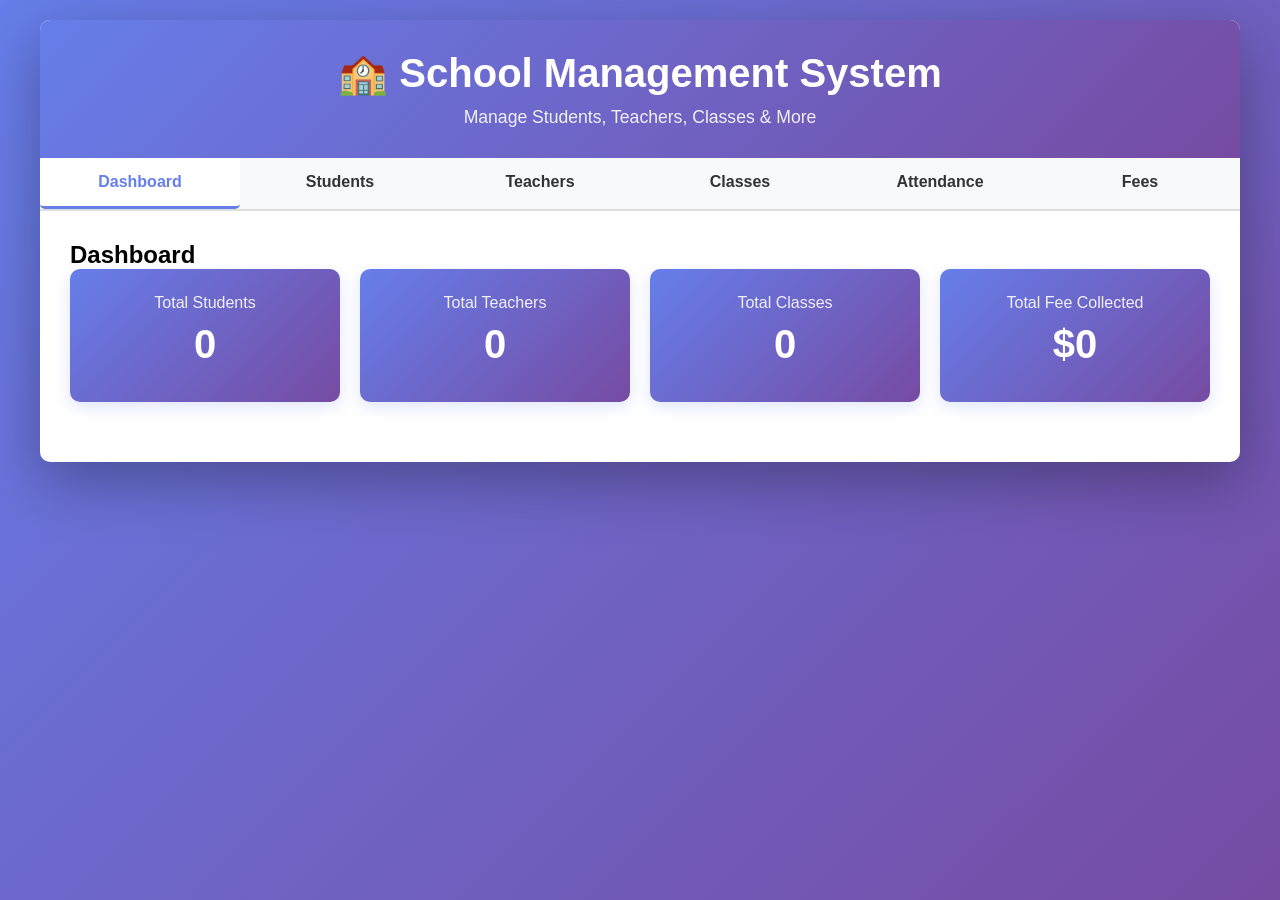
<file: schoolmangementsystem.html>
<!DOCTYPE html>
<html lang="en">
<head>
    <meta charset="UTF-8">
    <meta name="viewport" content="width=device-width, initial-scale=1.0">
    <title>School Management System</title>
    <style>
        * {
            margin: 0;
            padding: 0;
            box-sizing: border-box;
        }

        body {
            font-family: 'Segoe UI', Tahoma, Geneva, Verdana, sans-serif;
            background: linear-gradient(135deg, #667eea 0%, #764ba2 100%);
            min-height: 100vh;
            padding: 20px;
        }

        .container {
            max-width: 1200px;
            margin: 0 auto;
            background: white;
            border-radius: 10px;
            box-shadow: 0 20px 60px rgba(0, 0, 0, 0.3);
            overflow: hidden;
        }

        header {
            background: linear-gradient(135deg, #667eea 0%, #764ba2 100%);
            color: white;
            padding: 30px;
            text-align: center;
        }

        header h1 {
            font-size: 2.5em;
            margin-bottom: 10px;
        }

        header p {
            font-size: 1.1em;
            opacity: 0.9;
        }

        nav {
            display: flex;
            flex-wrap: wrap;
            background: #f8f9fa;
            border-bottom: 2px solid #ddd;
            gap: 0;
        }

        nav button {
            flex: 1;
            min-width: 150px;
            padding: 15px;
            border: none;
            background: #f8f9fa;
            cursor: pointer;
            font-size: 1em;
            font-weight: 600;
            color: #333;
            transition: all 0.3s ease;
            border-bottom: 3px solid transparent;
        }

        nav button:hover {
            background: #e9ecef;
            color: #667eea;
        }

        nav button.active {
            background: white;
            color: #667eea;
            border-bottom-color: #667eea;
        }

        .content {
            padding: 30px;
        }

        .section {
            display: none;
        }

        .section.active {
            display: block;
        }

        .form-group {
            margin-bottom: 20px;
        }

        label {
            display: block;
            margin-bottom: 8px;
            font-weight: 600;
            color: #333;
        }

        input, select, textarea {
            width: 100%;
            padding: 10px;
            border: 1px solid #ddd;
            border-radius: 5px;
            font-size: 1em;
            font-family: inherit;
        }

        input:focus, select:focus, textarea:focus {
            outline: none;
            border-color: #667eea;
            box-shadow: 0 0 0 3px rgba(102, 126, 234, 0.1);
        }

        .form-row {
            display: grid;
            grid-template-columns: 1fr 1fr;
            gap: 20px;
        }

        button {
            padding: 10px 20px;
            font-size: 1em;
            border: none;
            border-radius: 5px;
            cursor: pointer;
            font-weight: 600;
            transition: all 0.3s ease;
        }

        .btn-primary {
            background: #667eea;
            color: white;
        }

        .btn-primary:hover {
            background: #5568d3;
            transform: translateY(-2px);
            box-shadow: 0 5px 15px rgba(102, 126, 234, 0.3);
        }

        .btn-danger {
            background: #e74c3c;
            color: white;
            padding: 8px 15px;
            font-size: 0.9em;
        }

        .btn-danger:hover {
            background: #c0392b;
        }

        .btn-success {
            background: #27ae60;
            color: white;
        }

        .btn-success:hover {
            background: #229954;
        }

        .btn-warning {
            background: #f39c12;
            color: white;
            padding: 8px 15px;
            font-size: 0.9em;
        }

        .btn-warning:hover {
            background: #d68910;
        }

        table {
            width: 100%;
            border-collapse: collapse;
            margin-top: 20px;
        }

        thead {
            background: #f8f9fa;
        }

        th {
            padding: 15px;
            text-align: left;
            font-weight: 600;
            border-bottom: 2px solid #ddd;
            color: #333;
        }

        td {
            padding: 15px;
            border-bottom: 1px solid #eee;
        }

        tr:hover {
            background: #f8f9fa;
        }

        .no-data {
            text-align: center;
            padding: 40px;
            color: #999;
            font-style: italic;
        }

        .alert {
            padding: 15px;
            border-radius: 5px;
            margin-bottom: 20px;
            display: none;
        }

        .alert.show {
            display: block;
        }

        .alert-success {
            background: #d4edda;
            color: #155724;
            border: 1px solid #c3e6cb;
        }

        .alert-error {
            background: #f8d7da;
            color: #721c24;
            border: 1px solid #f5c6cb;
        }

        .stats {
            display: grid;
            grid-template-columns: repeat(auto-fit, minmax(200px, 1fr));
            gap: 20px;
            margin-bottom: 30px;
        }

        .stat-card {
            background: linear-gradient(135deg, #667eea 0%, #764ba2 100%);
            color: white;
            padding: 25px;
            border-radius: 10px;
            text-align: center;
            box-shadow: 0 5px 15px rgba(102, 126, 234, 0.2);
        }

        .stat-card h3 {
            font-size: 2.5em;
            margin: 10px 0;
        }

        .stat-card p {
            opacity: 0.9;
        }

        .action-buttons {
            display: flex;
            gap: 10px;
        }

        .modal {
            display: none;
            position: fixed;
            z-index: 1000;
            left: 0;
            top: 0;
            width: 100%;
            height: 100%;
            background-color: rgba(0, 0, 0, 0.5);
        }

        .modal.show {
            display: flex;
            align-items: center;
            justify-content: center;
        }

        .modal-content {
            background-color: white;
            padding: 30px;
            border-radius: 10px;
            max-width: 500px;
            width: 90%;
            box-shadow: 0 20px 60px rgba(0, 0, 0, 0.3);
        }

        .modal-header {
            font-size: 1.5em;
            font-weight: 600;
            margin-bottom: 20px;
            color: #333;
        }

        .modal-close {
            float: right;
            font-size: 1.5em;
            cursor: pointer;
            color: #999;
        }

        .modal-close:hover {
            color: #333;
        }

        @media (max-width: 768px) {
            .form-row {
                grid-template-columns: 1fr;
            }

            nav {
                flex-direction: column;
            }

            nav button {
                border-bottom: none;
                border-left: 3px solid transparent;
            }

            nav button.active {
                border-left-color: #667eea;
                border-bottom: none;
            }
        }
    </style>
</head>
<body>
    <div class="container">
        <header>
            <h1>🏫 School Management System</h1>
            <p>Manage Students, Teachers, Classes & More</p>
        </header>

        <nav>
            <button class="nav-btn active" data-section="dashboard">Dashboard</button>
            <button class="nav-btn" data-section="students">Students</button>
            <button class="nav-btn" data-section="teachers">Teachers</button>
            <button class="nav-btn" data-section="classes">Classes</button>
            <button class="nav-btn" data-section="attendance">Attendance</button>
            <button class="nav-btn" data-section="fees">Fees</button>
        </nav>

        <div class="content">
            <div id="alert" class="alert"></div>

            <!-- Dashboard Section -->
            <div id="dashboard" class="section active">
                <h2>Dashboard</h2>
                <div class="stats" id="stats">
                    <div class="stat-card">
                        <p>Total Students</p>
                        <h3 id="totalStudents">0</h3>
                    </div>
                    <div class="stat-card">
                        <p>Total Teachers</p>
                        <h3 id="totalTeachers">0</h3>
                    </div>
                    <div class="stat-card">
                        <p>Total Classes</p>
                        <h3 id="totalClasses">0</h3>
                    </div>
                    <div class="stat-card">
                        <p>Total Fee Collected</p>
                        <h3 id="totalFees">$0</h3>
                    </div>
                </div>
            </div>

            <!-- Students Section -->
            <div id="students" class="section">
                <h2>Student Management</h2>
                
                <h3 style="margin-top: 30px;">Add New Student</h3>
                <form id="studentForm">
                    <div class="form-row">
                        <div class="form-group">
                            <label>First Name</label>
                            <input type="text" id="studentFirstName" required>
                        </div>
                        <div class="form-group">
                            <label>Last Name</label>
                            <input type="text" id="studentLastName" required>
                        </div>
                    </div>
                    <div class="form-row">
                        <div class="form-group">
                            <label>Roll Number</label>
                            <input type="text" id="studentRoll" required>
                        </div>
                        <div class="form-group">
                            <label>Date of Birth</label>
                            <input type="date" id="studentDOB" required>
                        </div>
                    </div>
                    <div class="form-row">
                        <div class="form-group">
                            <label>Class</label>
                            <select id="studentClass" required>
                                <option value="">Select Class</option>
                            </select>
                        </div>
                        <div class="form-group">
                            <label>Email</label>
                            <input type="email" id="studentEmail" required>
                        </div>
                    </div>
                    <div class="form-group">
                        <label>Phone</label>
                        <input type="tel" id="studentPhone" required>
                    </div>
                    <button type="submit" class="btn-primary">Add Student</button>
                </form>

                <h3 style="margin-top: 30px;">Students List</h3>
                <div id="studentsList"></div>
            </div>

            <!-- Teachers Section -->
            <div id="teachers" class="section">
                <h2>Teacher Management</h2>
                
                <h3 style="margin-top: 30px;">Add New Teacher</h3>
                <form id="teacherForm">
                    <div class="form-row">
                        <div class="form-group">
                            <label>First Name</label>
                            <input type="text" id="teacherFirstName" required>
                        </div>
                        <div class="form-group">
                            <label>Last Name</label>
                            <input type="text" id="teacherLastName" required>
                        </div>
                    </div>
                    <div class="form-row">
                        <div class="form-group">
                            <label>Employee ID</label>
                            <input type="text" id="teacherID" required>
                        </div>
                        <div class="form-group">
                            <label>Subject</label>
                            <input type="text" id="teacherSubject" required>
                        </div>
                    </div>
                    <div class="form-row">
                        <div class="form-group">
                            <label>Email</label>
                            <input type="email" id="teacherEmail" required>
                        </div>
                        <div class="form-group">
                            <label>Phone</label>
                            <input type="tel" id="teacherPhone" required>
                        </div>
                    </div>
                    <div class="form-group">
                        <label>Salary</label>
                        <input type="number" id="teacherSalary" required>
                    </div>
                    <button type="submit" class="btn-primary">Add Teacher</button>
                </form>

                <h3 style="margin-top: 30px;">Teachers List</h3>
                <div id="teachersList"></div>
            </div>

            <!-- Classes Section -->
            <div id="classes" class="section">
                <h2>Class Management</h2>
                
                <h3 style="margin-top: 30px;">Add New Class</h3>
                <form id="classForm">
                    <div class="form-row">
                        <div class="form-group">
                            <label>Class Name</label>
                            <input type="text" id="className" placeholder="e.g., Grade 10-A" required>
                        </div>
                        <div class="form-group">
                            <label>Class Teacher</label>
                            <select id="classTeacher" required>
                                <option value="">Select Teacher</option>
                            </select>
                        </div>
                    </div>
                    <div class="form-row">
                        <div class="form-group">
                            <label>Room Number</label>
                            <input type="text" id="classRoom" required>
                        </div>
                        <div class="form-group">
                            <label>Capacity</label>
                            <input type="number" id="classCapacity" required>
                        </div>
                    </div>
                    <button type="submit" class="btn-primary">Add Class</button>
                </form>

                <h3 style="margin-top: 30px;">Classes List</h3>
                <div id="classesList"></div>
            </div>

            <!-- Attendance Section -->
            <div id="attendance" class="section">
                <h2>Attendance Management</h2>
                
                <h3 style="margin-top: 30px;">Mark Attendance</h3>
                <form id="attendanceForm">
                    <div class="form-row">
                        <div class="form-group">
                            <label>Date</label>
                            <input type="date" id="attendanceDate" required>
                        </div>
                        <div class="form-group">
                            <label>Class</label>
                            <select id="attendanceClass" required>
                                <option value="">Select Class</option>
                            </select>
                        </div>
                    </div>
                    <div id="attendanceStudents"></div>
                    <button type="submit" class="btn-primary" style="margin-top: 20px;">Save Attendance</button>
                </form>

                <h3 style="margin-top: 30px;">Attendance Records</h3>
                <div id="attendanceList"></div>
            </div>

            <!-- Fees Section -->
            <div id="fees" class="section">
                <h2>Fee Management</h2>
                
                <h3 style="margin-top: 30px;">Record Fee Payment</h3>
                <form id="feeForm">
                    <div class="form-row">
                        <div class="form-group">
                            <label>Student</label>
                            <select id="feeStudent" required>
                                <option value="">Select Student</option>
                            </select>
                        </div>
                        <div class="form-group">
                            <label>Amount</label>
                            <input type="number" id="feeAmount" step="0.01" required>
                        </div>
                    </div>
                    <div class="form-row">
                        <div class="form-group">
                            <label>Payment Date</label>
                            <input type="date" id="feeDate" required>
                        </div>
                        <div class="form-group">
                            <label>Month</label>
                            <select id="feeMonth" required>
                                <option value="">Select Month</option>
                                <option value="January">January</option>
                                <option value="February">February</option>
                                <option value="March">March</option>
                                <option value="April">April</option>
                                <option value="May">May</option>
                                <option value="June">June</option>
                                <option value="July">July</option>
                                <option value="August">August</option>
                                <option value="September">September</option>
                                <option value="October">October</option>
                                <option value="November">November</option>
                                <option value="December">December</option>
                            </select>
                        </div>
                    </div>
                    <button type="submit" class="btn-primary">Record Payment</button>
                </form>

                <h3 style="margin-top: 30px;">Fee Records</h3>
                <div id="feesList"></div>
            </div>
        </div>
    </div>

    <!-- Delete Confirmation Modal -->
    <div id="deleteModal" class="modal">
        <div class="modal-content">
            <span class="modal-close">&times;</span>
            <div class="modal-header">Confirm Delete</div>
            <p>Are you sure you want to delete this record?</p>
            <div style="margin-top: 20px; display: flex; gap: 10px; justify-content: flex-end;">
                <button class="btn-warning" id="cancelDelete">Cancel</button>
                <button class="btn-danger" id="confirmDelete">Delete</button>
            </div>
        </div>
    </div>

    <script>
        // Data Storage
        const data = {
            students: JSON.parse(localStorage.getItem('students')) || [],
            teachers: JSON.parse(localStorage.getItem('teachers')) || [],
            classes: JSON.parse(localStorage.getItem('classes')) || [],
            attendance: JSON.parse(localStorage.getItem('attendance')) || [],
            fees: JSON.parse(localStorage.getItem('fees')) || []
        };

        let deleteCallback = null;

        // Navigation
        document.querySelectorAll('.nav-btn').forEach(btn => {
            btn.addEventListener('click', (e) => {
                document.querySelectorAll('.nav-btn').forEach(b => b.classList.remove('active'));
                document.querySelectorAll('.section').forEach(s => s.classList.remove('active'));
                e.target.classList.add('active');
                document.getElementById(e.target.dataset.section).classList.add('active');
                if (e.target.dataset.section === 'dashboard') {
                    updateDashboard();
                }
            });
        });

        // Alert Function
        function showAlert(message, type = 'success') {
            const alert = document.getElementById('alert');
            alert.textContent = message;
            alert.className = `alert show alert-${type}`;
            setTimeout(() => alert.classList.remove('show'), 3000);
        }

        // Save to Local Storage
        function saveData() {
            localStorage.setItem('students', JSON.stringify(data.students));
            localStorage.setItem('teachers', JSON.stringify(data.teachers));
            localStorage.setItem('classes', JSON.stringify(data.classes));
            localStorage.setItem('attendance', JSON.stringify(data.attendance));
            localStorage.setItem('fees', JSON.stringify(data.fees));
        }

        // Update Dropdowns
        function updateDropdowns() {
            const classSelect = document.getElementById('studentClass');
            const teacherSelect = document.getElementById('classTeacher');
            const attendanceClassSelect = document.getElementById('attendanceClass');
            const feeStudentSelect = document.getElementById('feeStudent');

            classSelect.innerHTML = '<option value="">Select Class</option>';
            attendanceClassSelect.innerHTML = '<option value="">Select Class</option>';
            teacherSelect.innerHTML = '<option value="">Select Teacher</option>';
            feeStudentSelect.innerHTML = '<option value="">Select Student</option>';

            data.classes.forEach(cls => {
                classSelect.innerHTML += `<option value="${cls.id}">${cls.name}</option>`;
                attendanceClassSelect.innerHTML += `<option value="${cls.id}">${cls.name}</option>`;
            });

            data.teachers.forEach(teacher => {
                teacherSelect.innerHTML += `<option value="${teacher.id}">${teacher.firstName} ${teacher.lastName}</option>`;
            });

            data.students.forEach(student => {
                feeStudentSelect.innerHTML += `<option value="${student.id}">${student.firstName} ${student.lastName}</option>`;
            });
        }

        // Dashboard
        function updateDashboard() {
            document.getElementById('totalStudents').textContent = data.students.length;
            document.getElementById('totalTeachers').textContent = data.teachers.length;
            document.getElementById('totalClasses').textContent = data.classes.length;
            const totalFees = data.fees.reduce((sum, fee) => sum + fee.amount, 0);
            document.getElementById('totalFees').textContent = `$${totalFees.toFixed(2)}`;
        }

        // Students Management
        document.getElementById('studentForm').addEventListener('submit', (e) => {
            e.preventDefault();
            const student = {
                id: Date.now(),
                firstName: document.getElementById('studentFirstName').value,
                lastName: document.getElementById('studentLastName').value,
                roll: document.getElementById('studentRoll').value,
                dob: document.getElementById('studentDOB').value,
                class: document.getElementById('studentClass').value,
                email: document.getElementById('studentEmail').value,
                phone: document.getElementById('studentPhone').value
            };
            data.students.push(student);
            saveData();
            updateDropdowns();
            displayStudents();
            document.getElementById('studentForm').reset();
            showAlert('Student added successfully!');
        });

        function displayStudents() {
            const list = document.getElementById('studentsList');
            if (data.students.length === 0) {
                list.innerHTML = '<div class="no-data">No students added yet.</div>';
                return;
            }

            let html = '<table><thead><tr><th>Name</th><th>Roll No.</th><th>DOB</th><th>Email</th><th>Phone</th><th>Action</th></tr></thead><tbody>';
            data.students.forEach(student => {
                const classObj = data.classes.find(c => c.id == student.class);
                html += `<tr>
                    <td>${student.firstName} ${student.lastName}</td>
                    <td>${student.roll}</td>
                    <td>${student.dob}</td>
                    <td>${student.email}</td>
                    <td>${student.phone}</td>
                    <td><button class="btn-danger" onclick="deleteStudent(${student.id})">Delete</button></td>
                </tr>`;
            });
            html += '</tbody></table>';
            list.innerHTML = html;
        }

        function deleteStudent(id) {
            deleteCallback = () => {
                data.students = data.students.filter(s => s.id !== id);
                saveData();
                updateDropdowns();
                displayStudents();
                showAlert('Student deleted successfully!');
            };
            document.getElementById('deleteModal').classList.add('show');
        }

        // Teachers Management
        document.getElementById('teacherForm').addEventListener('submit', (e) => {
            e.preventDefault();
            const teacher = {
                id: Date.now(),
                firstName: document.getElementById('teacherFirstName').value,
                lastName: document.getElementById('teacherLastName').value,
                employeeID: document.getElementById('teacherID').value,
                subject: document.getElementById('teacherSubject').value,
                email: document.getElementById('teacherEmail').value,
                phone: document.getElementById('teacherPhone').value,
                salary: parseFloat(document.getElementById('teacherSalary').value)
            };
            data.teachers.push(teacher);
            saveData();
            updateDropdowns();
            displayTeachers();
            document.getElementById('teacherForm').reset();
            showAlert('Teacher added successfully!');
        });

        function displayTeachers() {
            const list = document.getElementById('teachersList');
            if (data.teachers.length === 0) {
                list.innerHTML = '<div class="no-data">No teachers added yet.</div>';
                return;
            }

            let html = '<table><thead><tr><th>Name</th><th>Employee ID</th><th>Subject</th><th>Email</th><th>Salary</th><th>Action</th></tr></thead><tbody>';
            data.teachers.forEach(teacher => {
                html += `<tr>
                    <td>${teacher.firstName} ${teacher.lastName}</td>
                    <td>${teacher.employeeID}</td>
                    <td>${teacher.subject}</td>
                    <td>${teacher.email}</td>
                    <td>$${teacher.salary.toFixed(2)}</td>
                    <td><button class="btn-danger" onclick="deleteTeacher(${teacher.id})">Delete</button></td>
                </tr>`;
            });
            html += '</tbody></table>';
            list.innerHTML = html;
        }

        function deleteTeacher(id) {
            deleteCallback = () => {
                data.teachers = data.teachers.filter(t => t.id !== id);
                data.classes = data.classes.filter(c => c.teacherId !== id);
                saveData();
                updateDropdowns();
                displayTeachers();
                displayClasses();
                showAlert('Teacher deleted successfully!');
            };
            document.getElementById('deleteModal').classList.add('show');
        }

        // Classes Management
        document.getElementById('classForm').addEventListener('submit', (e) => {
            e.preventDefault();
            const schoolClass = {
                id: Date.now(),
                name: document.getElementById('className').value,
                teacherId: document.getElementById('classTeacher').value,
                room: document.getElementById('classRoom').value,
                capacity: parseInt(document.getElementById('classCapacity').value)
            };
            data.classes.push(schoolClass);
            saveData();
            updateDropdowns();
            displayClasses();
            document.getElementById('classForm').reset();
            showAlert('Class added successfully!');
        });

        function displayClasses() {
            const list = document.getElementById('classesList');
            if (data.classes.length === 0) {
                list.innerHTML = '<div class="no-data">No classes added yet.</div>';
                return;
            }

            let html = '<table><thead><tr><th>Class Name</th><th>Teacher</th><th>Room</th><th>Capacity</th><th>Students</th><th>Action</th></tr></thead><tbody>';
            data.classes.forEach(schoolClass => {
                const teacher = data.teachers.find(t => t.id == schoolClass.teacherId);
                const studentCount = data.students.filter(s => s.class == schoolClass.id).length;
                html += `<tr>
                    <td>${schoolClass.name}</td>
                    <td>${teacher ? teacher.firstName + ' ' + teacher.lastName : 'N/A'}</td>
                    <td>${schoolClass.room}</td>
                    <td>${schoolClass.capacity}</td>
                    <td>${studentCount}</td>
                    <td><button class="btn-danger" onclick="deleteClass(${schoolClass.id})">Delete</button></td>
                </tr>`;
            });
            html += '</tbody></table>';
            list.innerHTML = html;
        }

        function deleteClass(id) {
            deleteCallback = () => {
                data.classes = data.classes.filter(c => c.id !== id);
                saveData();
                updateDropdowns();
                displayClasses();
                showAlert('Class deleted successfully!');
            };
            document.getElementById('deleteModal').classList.add('show');
        }

        // Attendance Management
        document.getElementById('attendanceClass').addEventListener('change', (e) => {
            const classId = e.target.value;
            const students = data.students.filter(s => s.class == classId);
            const container = document.getElementById('attendanceStudents');
            
            if (students.length === 0) {
                container.innerHTML = '<div class="no-data">No students in this class.</div>';
                return;
            }

            let html = '';
            students.forEach(student => {
                html += `<div style="display: flex; align-items: center; margin-bottom: 15px;">
                    <label style="width: 200px;">${student.firstName} ${student.lastName}</label>
                    <div style="display: flex; gap: 20px;">
                        <label><input type="radio" name="attendance_${student.id}" value="present" required> Present</label>
                        <label><input type="radio" name="attendance_${student.id}" value="absent"> Absent</label>
                        <label><input type="radio" name="attendance_${student.id}" value="leave"> Leave</label>
                    </div>
                </div>`;
            });
            container.innerHTML = html;
        });

        document.getElementById('attendanceForm').addEventListener('submit', (e) => {
            e.preventDefault();
            const date = document.getElementById('attendanceDate').value;
            const classId = document.getElementById('attendanceClass').value;
            const students = data.students.filter(s => s.class == classId);

            students.forEach(student => {
                const status = document.querySelector(`input[name="attendance_${student.id}"]:checked`);
                if (status) {
                    data.attendance.push({
                        id: Date.now() + Math.random(),
                        studentId: student.id,
                        classId: classId,
                        date: date,
                        status: status.value
                    });
                }
            });

            saveData();
            displayAttendance();
            document.getElementById('attendanceForm').reset();
            document.getElementById('attendanceStudents').innerHTML = '';
            showAlert('Attendance marked successfully!');
        });

        function displayAttendance() {
            const list = document.getElementById('attendanceList');
            if (data.attendance.length === 0) {
                list.innerHTML = '<div class="no-data">No attendance records yet.</div>';
                return;
            }

            let html = '<table><thead><tr><th>Student Name</th><th>Date</th><th>Status</th><th>Action</th></tr></thead><tbody>';
            data.attendance.forEach(record => {
                const student = data.students.find(s => s.id == record.studentId);
                html += `<tr>
                    <td>${student ? student.firstName + ' ' + student.lastName : 'Unknown'}</td>
                    <td>${record.date}</td>
                    <td><span style="padding: 5px 10px; border-radius: 3px; background: ${record.status === 'present' ? '#d4edda' : record.status === 'absent' ? '#f8d7da' : '#fff3cd'};">${record.status.toUpperCase()}</span></td>
                    <td><button class="btn-danger" onclick="deleteAttendance(${record.id})">Delete</button></td>
                </tr>`;
            });
            html += '</tbody></table>';
            list.innerHTML = html;
        }

        function deleteAttendance(id) {
            deleteCallback = () => {
                data.attendance = data.attendance.filter(a => a.id !== id);
                saveData();
                displayAttendance();
                showAlert('Attendance record deleted successfully!');
            };
            document.getElementById('deleteModal').classList.add('show');
        }

        // Fees Management
        document.getElementById('feeForm').addEventListener('submit', (e) => {
            e.preventDefault();
            const fee = {
                id: Date.now(),
                studentId: document.getElementById('feeStudent').value,
                amount: parseFloat(document.getElementById('feeAmount').value),
                date: document.getElementById('feeDate').value,
                month: document.getElementById('feeMonth').value
            };
            data.fees.push(fee);
            saveData();
            displayFees();
            document.getElementById('feeForm').reset();
            showAlert('Fee recorded successfully!');
        });

        function displayFees() {
            const list = document.getElementById('feesList');
            if (data.fees.length === 0) {
                list.innerHTML = '<div class="no-data">No fee records yet.</div>';
                return;
            }

            let html = '<table><thead><tr><th>Student Name</th><th>Month</th><th>Amount</th><th>Date</th><th>Action</th></tr></thead><tbody>';
            data.fees.forEach(fee => {
                const student = data.students.find(s => s.id == fee.studentId);
                html += `<tr>
                    <td>${student ? student.firstName + ' ' + student.lastName : 'Unknown'}</td>
                    <td>${fee.month}</td>
                    <td>$${fee.amount.toFixed(2)}</td>
                    <td>${fee.date}</td>
                    <td><button class="btn-danger" onclick="deleteFee(${fee.id})">Delete</button></td>
                </tr>`;
            });
            html += '</tbody></table>';
            list.innerHTML = html;
        }

        function deleteFee(id) {
            deleteCallback = () => {
                data.fees = data.fees.filter(f => f.id !== id);
                saveData();
                displayFees();
                showAlert('Fee record deleted successfully!');
            };
            document.getElementById('deleteModal').classList.add('show');
        }

        // Modal Controls
        document.querySelector('.modal-close').addEventListener('click', () => {
            document.getElementById('deleteModal').classList.remove('show');
        });

        document.getElementById('cancelDelete').addEventListener('click', () => {
            document.getElementById('deleteModal').classList.remove('show');
        });

        document.getElementById('confirmDelete').addEventListener('click', () => {
            if (deleteCallback) {
                deleteCallback();
            }
            document.getElementById('deleteModal').classList.remove('show');
        });

        // Initial Load
        updateDropdowns();
        displayStudents();
        displayTeachers();
        displayClasses();
        displayAttendance();
        displayFees();
    </script>
</body>
</html>
</file>
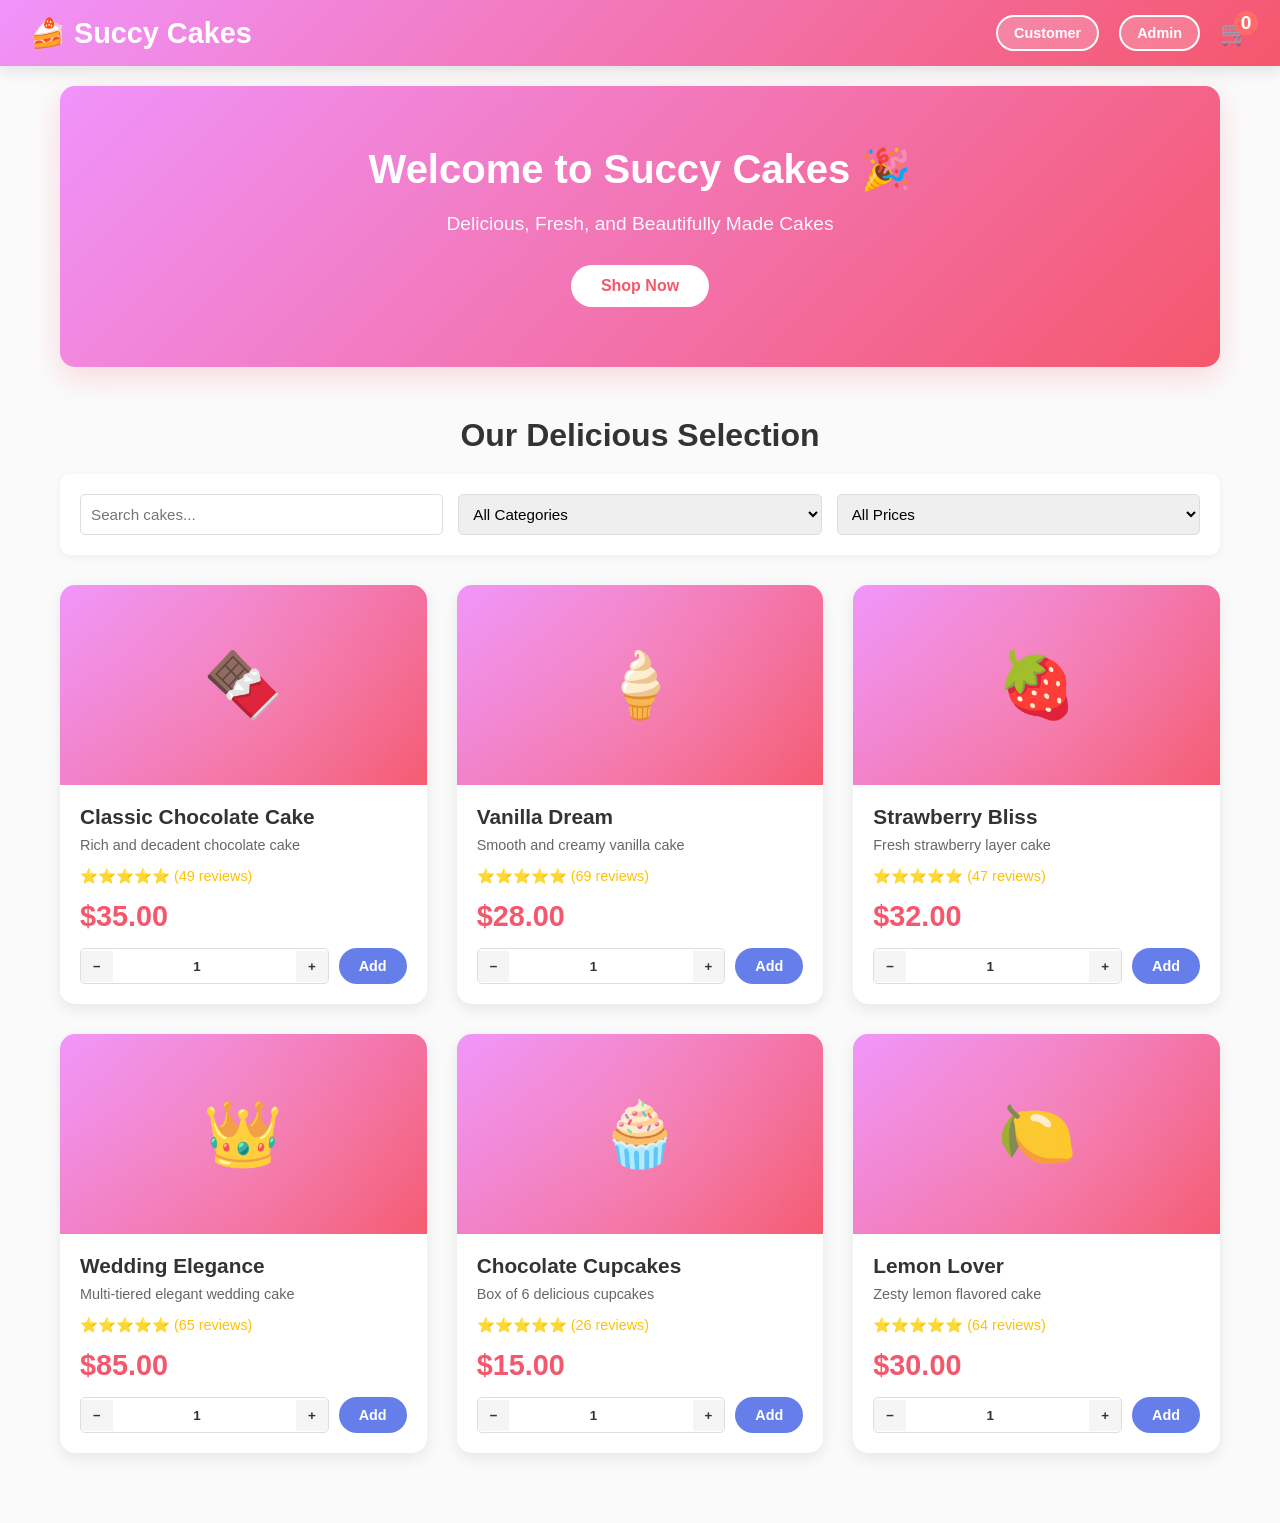
<file: SuccyCakes.html>
<!DOCTYPE html>
<html lang="en">
<head>
    <meta charset="UTF-8">
    <meta name="viewport" content="width=device-width, initial-scale=1.0">
    <title>Succy Cakes - Premium Baked Goods</title>
    <style>
        * {
            margin: 0;
            padding: 0;
            box-sizing: border-box;
        }

        body {
            font-family: 'Segoe UI', Tahoma, Geneva, Verdana, sans-serif;
            background: #fafafa;
            color: #333;
        }

        .navbar {
            background: linear-gradient(135deg, #f093fb 0%, #f5576c 100%);
            color: white;
            padding: 15px 30px;
            display: flex;
            justify-content: space-between;
            align-items: center;
            box-shadow: 0 5px 15px rgba(0, 0, 0, 0.1);
            position: sticky;
            top: 0;
            z-index: 100;
        }

        .navbar h1 {
            font-size: 1.8em;
            display: flex;
            align-items: center;
            gap: 10px;
        }

        .nav-links {
            display: flex;
            gap: 20px;
            align-items: center;
        }

        .nav-links button {
            background: rgba(255, 255, 255, 0.2);
            color: white;
            border: 2px solid white;
            padding: 8px 16px;
            border-radius: 20px;
            cursor: pointer;
            font-weight: 600;
            transition: all 0.3s ease;
            font-size: 0.9em;
        }

        .nav-links button:hover {
            background: white;
            color: #f5576c;
        }

        .cart-icon {
            position: relative;
            cursor: pointer;
            font-size: 1.5em;
        }

        .cart-count {
            position: absolute;
            top: -8px;
            right: -8px;
            background: #ff6b6b;
            color: white;
            width: 24px;
            height: 24px;
            border-radius: 50%;
            display: flex;
            align-items: center;
            justify-content: center;
            font-size: 0.8em;
            font-weight: bold;
        }

        .container {
            max-width: 1200px;
            margin: 0 auto;
            padding: 20px;
        }

        .section {
            display: none;
        }

        .section.active {
            display: block;
        }

        /* Hero Section */
        .hero {
            background: linear-gradient(135deg, #f093fb 0%, #f5576c 100%);
            color: white;
            padding: 60px 30px;
            border-radius: 15px;
            text-align: center;
            margin-bottom: 50px;
            box-shadow: 0 10px 30px rgba(245, 87, 108, 0.2);
        }

        .hero h2 {
            font-size: 2.5em;
            margin-bottom: 20px;
        }

        .hero p {
            font-size: 1.2em;
            opacity: 0.95;
            margin-bottom: 30px;
        }

        .btn-primary {
            background: white;
            color: #f5576c;
            padding: 12px 30px;
            border: none;
            border-radius: 25px;
            cursor: pointer;
            font-weight: 600;
            font-size: 1em;
            transition: all 0.3s ease;
        }

        .btn-primary:hover {
            transform: translateY(-3px);
            box-shadow: 0 10px 20px rgba(0, 0, 0, 0.2);
        }

        .btn-secondary {
            background: #667eea;
            color: white;
            padding: 10px 20px;
            border: none;
            border-radius: 20px;
            cursor: pointer;
            font-weight: 600;
            transition: all 0.3s ease;
            font-size: 0.9em;
        }

        .btn-secondary:hover {
            background: #5568d3;
            transform: translateY(-2px);
        }

        .btn-danger {
            background: #e74c3c;
            color: white;
            padding: 8px 16px;
            border: none;
            border-radius: 5px;
            cursor: pointer;
            font-weight: 600;
            font-size: 0.85em;
        }

        .btn-danger:hover {
            background: #c0392b;
        }

        .btn-success {
            background: #27ae60;
            color: white;
        }

        .btn-success:hover {
            background: #229954;
        }

        /* Products Grid */
        .products-grid {
            display: grid;
            grid-template-columns: repeat(auto-fill, minmax(280px, 1fr));
            gap: 30px;
            margin-bottom: 50px;
        }

        .product-card {
            background: white;
            border-radius: 15px;
            overflow: hidden;
            box-shadow: 0 5px 15px rgba(0, 0, 0, 0.08);
            transition: all 0.3s ease;
            display: flex;
            flex-direction: column;
        }

        .product-card:hover {
            transform: translateY(-10px);
            box-shadow: 0 15px 35px rgba(245, 87, 108, 0.2);
        }

        .product-image {
            width: 100%;
            height: 200px;
            background: linear-gradient(135deg, #f093fb 0%, #f5576c 100%);
            display: flex;
            align-items: center;
            justify-content: center;
            font-size: 4em;
            color: white;
            position: relative;
            overflow: hidden;
        }

        .product-image::before {
            content: '';
            position: absolute;
            top: -50%;
            right: -50%;
            width: 200%;
            height: 200%;
            background: radial-gradient(circle, rgba(255,255,255,0.1) 0%, transparent 70%);
            animation: shine 3s infinite;
        }

        @keyframes shine {
            0% { transform: rotate(0deg); }
            100% { transform: rotate(360deg); }
        }

        .product-content {
            padding: 20px;
            flex: 1;
            display: flex;
            flex-direction: column;
        }

        .product-title {
            font-size: 1.3em;
            font-weight: 700;
            color: #333;
            margin-bottom: 8px;
        }

        .product-description {
            color: #666;
            font-size: 0.9em;
            margin-bottom: 15px;
            flex: 1;
        }

        .product-price {
            font-size: 1.8em;
            color: #f5576c;
            font-weight: 700;
            margin-bottom: 15px;
        }

        .product-rating {
            color: #ffc107;
            font-size: 0.9em;
            margin-bottom: 15px;
        }

        .product-actions {
            display: flex;
            gap: 10px;
        }

        .quantity-selector {
            display: flex;
            align-items: center;
            border: 1px solid #ddd;
            border-radius: 5px;
            overflow: hidden;
            flex: 1;
        }

        .quantity-selector button {
            background: #f5f5f5;
            border: none;
            padding: 8px 12px;
            cursor: pointer;
            font-weight: bold;
            color: #333;
        }

        .quantity-selector button:hover {
            background: #eee;
        }

        .quantity-selector input {
            flex: 1;
            border: none;
            text-align: center;
            font-weight: 600;
            color: #333;
        }

        .filter-section {
            background: white;
            padding: 20px;
            border-radius: 10px;
            margin-bottom: 30px;
            box-shadow: 0 2px 8px rgba(0, 0, 0, 0.05);
        }

        .filter-row {
            display: grid;
            grid-template-columns: repeat(auto-fit, minmax(150px, 1fr));
            gap: 15px;
        }

        .filter-row input, .filter-row select {
            padding: 10px;
            border: 1px solid #ddd;
            border-radius: 5px;
            font-size: 0.95em;
        }

        /* Cart & Checkout */
        .cart-container {
            background: white;
            border-radius: 15px;
            padding: 30px;
            box-shadow: 0 5px 15px rgba(0, 0, 0, 0.08);
        }

        .cart-items {
            margin-bottom: 30px;
        }

        .cart-item {
            display: grid;
            grid-template-columns: 1fr 100px 100px 100px 80px;
            gap: 20px;
            align-items: center;
            padding: 20px;
            background: #f8f9fa;
            border-radius: 10px;
            margin-bottom: 15px;
        }

        .cart-item-info h4 {
            color: #333;
            margin-bottom: 5px;
        }

        .cart-item-info p {
            color: #999;
            font-size: 0.9em;
        }

        .cart-summary {
            background: #f8f9fa;
            padding: 25px;
            border-radius: 10px;
            max-width: 400px;
        }

        .summary-row {
            display: flex;
            justify-content: space-between;
            margin-bottom: 15px;
            font-size: 1.1em;
        }

        .summary-row.total {
            border-top: 2px solid #ddd;
            padding-top: 15px;
            font-weight: 700;
            color: #f5576c;
            font-size: 1.3em;
        }

        .form-group {
            margin-bottom: 20px;
        }

        .form-group label {
            display: block;
            margin-bottom: 8px;
            font-weight: 600;
            color: #333;
        }

        .form-group input, .form-group textarea {
            width: 100%;
            padding: 12px;
            border: 1px solid #ddd;
            border-radius: 5px;
            font-size: 1em;
            font-family: inherit;
        }

        .form-group textarea {
            resize: vertical;
            min-height: 80px;
        }

        .form-group input:focus, .form-group textarea:focus {
            outline: none;
            border-color: #f5576c;
            box-shadow: 0 0 0 3px rgba(245, 87, 108, 0.1);
        }

        /* Orders */
        .order-card {
            background: white;
            padding: 20px;
            border-radius: 10px;
            border-left: 4px solid #f5576c;
            margin-bottom: 20px;
            box-shadow: 0 2px 8px rgba(0, 0, 0, 0.05);
        }

        .order-header {
            display: grid;
            grid-template-columns: 1fr auto;
            gap: 20px;
            margin-bottom: 15px;
            padding-bottom: 15px;
            border-bottom: 1px solid #eee;
        }

        .order-id {
            font-weight: 700;
            color: #333;
            margin-bottom: 5px;
        }

        .order-date {
            color: #999;
            font-size: 0.9em;
        }

        .order-status {
            padding: 8px 16px;
            border-radius: 20px;
            font-weight: 600;
            font-size: 0.9em;
        }

        .status-pending {
            background: #fff3cd;
            color: #856404;
        }

        .status-confirmed {
            background: #d4edda;
            color: #155724;
        }

        .status-shipped {
            background: #cfe2ff;
            color: #084298;
        }

        .status-delivered {
            background: #d1e7dd;
            color: #0f5132;
        }

        .order-items {
            margin-bottom: 15px;
        }

        .order-item {
            display: flex;
            justify-content: space-between;
            padding: 10px 0;
            font-size: 0.95em;
            color: #666;
        }

        .order-total {
            font-weight: 700;
            color: #f5576c;
            font-size: 1.2em;
            text-align: right;
        }

        .admin-table {
            width: 100%;
            border-collapse: collapse;
            background: white;
            border-radius: 10px;
            overflow: hidden;
            box-shadow: 0 2px 8px rgba(0, 0, 0, 0.05);
        }

        .admin-table th {
            background: #f5576c;
            color: white;
            padding: 15px;
            text-align: left;
            font-weight: 600;
        }

        .admin-table td {
            padding: 15px;
            border-bottom: 1px solid #eee;
        }

        .admin-table tr:hover {
            background: #f8f9fa;
        }

        .stats-grid {
            display: grid;
            grid-template-columns: repeat(auto-fit, minmax(200px, 1fr));
            gap: 20px;
            margin-bottom: 30px;
        }

        .stat-card {
            background: white;
            padding: 25px;
            border-radius: 10px;
            box-shadow: 0 2px 8px rgba(0, 0, 0, 0.05);
            text-align: center;
        }

        .stat-card h3 {
            color: #999;
            font-size: 0.9em;
            margin-bottom: 10px;
            font-weight: 600;
        }

        .stat-card .value {
            font-size: 2.5em;
            font-weight: 700;
            color: #f5576c;
        }

        .modal {
            display: none;
            position: fixed;
            z-index: 1000;
            left: 0;
            top: 0;
            width: 100%;
            height: 100%;
            background-color: rgba(0, 0, 0, 0.6);
            align-items: center;
            justify-content: center;
        }

        .modal.show {
            display: flex;
        }

        .modal-content {
            background-color: white;
            padding: 40px;
            border-radius: 15px;
            max-width: 500px;
            width: 90%;
            max-height: 90vh;
            overflow-y: auto;
            box-shadow: 0 20px 60px rgba(0, 0, 0, 0.3);
        }

        .modal-close {
            float: right;
            font-size: 1.5em;
            cursor: pointer;
            color: #999;
            font-weight: bold;
        }

        .modal-close:hover {
            color: #333;
        }

        .modal-header {
            font-size: 1.5em;
            font-weight: 700;
            color: #333;
            margin-bottom: 20px;
        }

        .alert {
            padding: 15px;
            border-radius: 8px;
            margin-bottom: 20px;
            display: none;
        }

        .alert.show {
            display: block;
        }

        .alert-success {
            background: #d4edda;
            color: #155724;
            border: 1px solid #c3e6cb;
        }

        .alert-error {
            background: #f8d7da;
            color: #721c24;
            border: 1px solid #f5c6cb;
        }

        .no-data {
            text-align: center;
            padding: 40px;
            color: #999;
            font-style: italic;
        }

        @media (max-width: 768px) {
            .navbar {
                flex-direction: column;
                gap: 15px;
            }

            .nav-links {
                width: 100%;
                justify-content: center;
            }

            .products-grid {
                grid-template-columns: repeat(auto-fill, minmax(200px, 1fr));
                gap: 20px;
            }

            .cart-item {
                grid-template-columns: 1fr;
                gap: 10px;
            }

            .hero {
                padding: 40px 20px;
            }

            .hero h2 {
                font-size: 1.8em;
            }
        }
    </style>
</head>
<body>
    <!-- Navigation -->
    <div class="navbar">
        <h1>🍰 Succy Cakes</h1>
        <div class="nav-links">
            <button onclick="switchRole('customer')">Customer</button>
            <button onclick="switchRole('admin')">Admin</button>
            <div class="cart-icon" onclick="showCart()">
                🛒
                <span class="cart-count" id="cartCount">0</span>
            </div>
        </div>
    </div>

    <div class="container">
        <div id="alert" class="alert"></div>

        <!-- CUSTOMER SECTION -->
        <div id="customer-section" class="section active">
            <!-- Hero Section -->
            <div class="hero">
                <h2>Welcome to Succy Cakes 🎉</h2>
                <p>Delicious, Fresh, and Beautifully Made Cakes</p>
                <button class="btn-primary" onclick="scrollToShop()">Shop Now</button>
            </div>

            <!-- Shop Section -->
            <div id="shop-section">
                <h2 style="margin-bottom: 20px; text-align: center; font-size: 2em; color: #333;">Our Delicious Selection</h2>

                <div class="filter-section">
                    <div class="filter-row">
                        <input type="text" id="searchInput" placeholder="Search cakes..." onkeyup="filterProducts()">
                        <select id="categoryFilter" onchange="filterProducts()">
                            <option value="">All Categories</option>
                            <option value="Chocolate">Chocolate</option>
                            <option value="Vanilla">Vanilla</option>
                            <option value="Fruit">Fruit</option>
                            <option value="Wedding">Wedding</option>
                            <option value="Cupcake">Cupcakes</option>
                        </select>
                        <select id="priceFilter" onchange="filterProducts()">
                            <option value="">All Prices</option>
                            <option value="0-30">$0 - $30</option>
                            <option value="30-60">$30 - $60</option>
                            <option value="60-100">$60 - $100</option>
                            <option value="100">$100+</option>
                        </select>
                    </div>
                </div>

                <div class="products-grid" id="productsGrid"></div>
            </div>

            <!-- Orders Section -->
            <div id="orders-section" style="display: none;">
                <h2 style="margin-bottom: 30px; font-size: 2em; color: #333;">My Orders</h2>
                <div id="customerOrders"></div>
            </div>
        </div>

        <!-- ADMIN SECTION -->
        <div id="admin-section" class="section" style="display: none;">
            <h2 style="margin-bottom: 30px; font-size: 2em; color: #333;">Admin Dashboard</h2>

            <div class="stats-grid">
                <div class="stat-card">
                    <h3>Total Orders</h3>
                    <div class="value" id="adminTotalOrders">0</div>
                </div>
                <div class="stat-card">
                    <h3>Total Revenue</h3>
                    <div class="value" id="adminTotalRevenue">$0</div>
                </div>
                <div class="stat-card">
                    <h3>Pending Orders</h3>
                    <div class="value" id="adminPendingOrders">0</div>
                </div>
                <div class="stat-card">
                    <h3>Products</h3>
                    <div class="value" id="adminProductCount">0</div>
                </div>
            </div>

            <div style="margin-bottom: 30px; display: flex; gap: 10px;">
                <button class="btn-secondary" onclick="showAdminTab('products')">Manage Products</button>
                <button class="btn-secondary" onclick="showAdminTab('orders')">View Orders</button>
                <button class="btn-secondary" onclick="showAdminTab('add-product')">Add Product</button>
            </div>

            <!-- Manage Products -->
            <div id="admin-products-tab" style="display: none;">
                <h3 style="margin-bottom: 20px; font-size: 1.5em;">Our Products</h3>
                <table class="admin-table">
                    <thead>
                        <tr>
                            <th>Product Name</th>
                            <th>Category</th>
                            <th>Price</th>
                            <th>Stock</th>
                            <th>Actions</th>
                        </tr>
                    </thead>
                    <tbody id="adminProductsList"></tbody>
                </table>
            </div>

            <!-- View Orders -->
            <div id="admin-orders-tab" style="display: none;">
                <h3 style="margin-bottom: 20px; font-size: 1.5em;">All Orders</h3>
                <table class="admin-table">
                    <thead>
                        <tr>
                            <th>Order ID</th>
                            <th>Customer</th>
                            <th>Items</th>
                            <th>Total</th>
                            <th>Status</th>
                            <th>Action</th>
                        </tr>
                    </thead>
                    <tbody id="adminOrdersList"></tbody>
                </table>
            </div>

            <!-- Add Product -->
            <div id="admin-add-product-tab" style="display: none;">
                <h3 style="margin-bottom: 20px; font-size: 1.5em;">Add New Product</h3>
                <form id="addProductForm" style="max-width: 500px;">
                    <div class="form-group">
                        <label>Product Name</label>
                        <input type="text" id="productName" required>
                    </div>
                    <div class="form-group">
                        <label>Category</label>
                        <select id="productCategory" required>
                            <option value="">Select Category</option>
                            <option value="Chocolate">Chocolate</option>
                            <option value="Vanilla">Vanilla</option>
                            <option value="Fruit">Fruit</option>
                            <option value="Wedding">Wedding</option>
                            <option value="Cupcake">Cupcakes</option>
                        </select>
                    </div>
                    <div class="form-group">
                        <label>Price ($)</label>
                        <input type="number" id="productPrice" step="0.01" required>
                    </div>
                    <div class="form-group">
                        <label>Stock Quantity</label>
                        <input type="number" id="productStock" required>
                    </div>
                    <div class="form-group">
                        <label>Description</label>
                        <textarea id="productDescription"></textarea>
                    </div>
                    <button type="submit" class="btn-primary">Add Product</button>
                </form>
            </div>
        </div>
    </div>

    <!-- Cart Modal -->
    <div id="cartModal" class="modal">
        <div class="modal-content">
            <span class="modal-close" onclick="closeCart()">&times;</span>
            <div class="modal-header">🛒 Shopping Cart</div>
            
            <div id="cartItemsDisplay"></div>

            <div id="cartSummary" style="display: none;">
                <div class="cart-summary">
                    <div class="summary-row">
                        <span>Subtotal:</span>
                        <span id="subtotal">$0.00</span>
                    </div>
                    <div class="summary-row">
                        <span>Delivery:</span>
                        <span id="delivery">$10.00</span>
                    </div>
                    <div class="summary-row total">
                        <span>Total:</span>
                        <span id="total">$10.00</span>
                    </div>
                    <button class="btn-primary" style="width: 100%; margin-top: 20px;" onclick="proceedToCheckout()">Proceed to Checkout</button>
                </div>
            </div>
        </div>
    </div>

    <!-- Checkout Modal -->
    <div id="checkoutModal" class="modal">
        <div class="modal-content">
            <span class="modal-close" onclick="closeCheckout()">&times;</span>
            <div class="modal-header">Checkout</div>
            
            <form id="checkoutForm">
                <h3 style="color: #333; margin-bottom: 15px;">Delivery Information</h3>
                
                <div class="form-group">
                    <label>Full Name</label>
                    <input type="text" id="customerName" required>
                </div>

                <div class="form-group">
                    <label>Email</label>
                    <input type="email" id="customerEmail" required>
                </div>

                <div class="form-group">
                    <label>Phone</label>
                    <input type="tel" id="customerPhone" required>
                </div>

                <div class="form-group">
                    <label>Delivery Address</label>
                    <textarea id="deliveryAddress" placeholder="Enter your full delivery address..." required></textarea>
                </div>

                <div class="form-group">
                    <label>Special Requests (optional)</label>
                    <textarea id="specialRequests" placeholder="Any special requests for your order?"></textarea>
                </div>

                <h3 style="color: #333; margin-bottom: 15px; margin-top: 25px;">Delivery Date</h3>
                
                <div class="form-group">
                    <label>Desired Delivery Date</label>
                    <input type="date" id="deliveryDate" required>
                </div>

                <div class="cart-summary" style="margin-top: 25px;">
                    <div class="summary-row">
                        <span>Subtotal:</span>
                        <span id="checkoutSubtotal">$0.00</span>
                    </div>
                    <div class="summary-row">
                        <span>Delivery:</span>
                        <span>$10.00</span>
                    </div>
                    <div class="summary-row total">
                        <span>Total:</span>
                        <span id="checkoutTotal">$10.00</span>
                    </div>
                </div>

                <button type="submit" class="btn-primary" style="width: 100%; margin-top: 20px; padding: 15px;">Complete Order</button>
            </form>
        </div>
    </div>

    <script>
        // Data Storage
        const data = {
            products: JSON.parse(localStorage.getItem('products')) || [
                { id: 1, name: 'Classic Chocolate Cake', category: 'Chocolate', price: 35, stock: 20, description: 'Rich and decadent chocolate cake', emoji: '🍫' },
                { id: 2, name: 'Vanilla Dream', category: 'Vanilla', price: 28, stock: 25, description: 'Smooth and creamy vanilla cake', emoji: '🍦' },
                { id: 3, name: 'Strawberry Bliss', category: 'Fruit', price: 32, stock: 18, description: 'Fresh strawberry layer cake', emoji: '🍓' },
                { id: 4, name: 'Wedding Elegance', category: 'Wedding', price: 85, stock: 10, description: 'Multi-tiered elegant wedding cake', emoji: '👑' },
                { id: 5, name: 'Chocolate Cupcakes', category: 'Cupcake', price: 15, stock: 30, description: 'Box of 6 delicious cupcakes', emoji: '🧁' },
                { id: 6, name: 'Lemon Lover', category: 'Vanilla', price: 30, stock: 22, description: 'Zesty lemon flavored cake', emoji: '🍋' }
            ],
            cart: JSON.parse(localStorage.getItem('cart')) || [],
            orders: JSON.parse(localStorage.getItem('orders')) || []
        };

        let currentRole = 'customer';

        // Save data to localStorage
        function saveData() {
            localStorage.setItem('products', JSON.stringify(data.products));
            localStorage.setItem('cart', JSON.stringify(data.cart));
            localStorage.setItem('orders', JSON.stringify(data.orders));
        }

        // Show alert
        function showAlert(message, type = 'success') {
            const alert = document.getElementById('alert');
            alert.textContent = message;
            alert.className = `alert show alert-${type}`;
            setTimeout(() => alert.classList.remove('show'), 3000);
        }

        // Switch Role
        function switchRole(role) {
            currentRole = role;
            document.querySelectorAll('.section').forEach(s => s.classList.remove('active'));
            document.getElementById(role + '-section').classList.add('active');
            if (role === 'admin') {
                updateAdminDashboard();
            } else {
                displayProducts();
            }
        }

        // Display Products
        function displayProducts() {
            const grid = document.getElementById('productsGrid');
            let html = '';
            data.products.forEach(product => {
                html += `
                    <div class="product-card">
                        <div class="product-image">${product.emoji}</div>
                        <div class="product-content">
                            <div class="product-title">${product.name}</div>
                            <div class="product-description">${product.description}</div>
                            <div class="product-rating">⭐⭐⭐⭐⭐ (${Math.floor(Math.random() * 50) + 20} reviews)</div>
                            <div class="product-price">$${product.price.toFixed(2)}</div>
                            <div class="product-actions">
                                <div class="quantity-selector">
                                    <button type="button" onclick="decrementQty(this)">−</button>
                                    <input type="number" value="1" min="1" max="${product.stock}" readonly>
                                    <button type="button" onclick="incrementQty(this)">+</button>
                                </div>
                                <button class="btn-secondary" onclick="addToCart(${product.id}, this)">Add</button>
                            </div>
                        </div>
                    </div>
                `;
            });
            grid.innerHTML = html;
        }

        // Filter Products
        function filterProducts() {
            const search = document.getElementById('searchInput').value.toLowerCase();
            const category = document.getElementById('categoryFilter').value;
            const priceRange = document.getElementById('priceFilter').value;

            let filtered = data.products.filter(p => {
                let match = p.name.toLowerCase().includes(search) || p.description.toLowerCase().includes(search);
                if (category) match = match && p.category === category;
                if (priceRange) {
                    const [min, max] = priceRange.split('-').map(Number);
                    match = match && (max ? (p.price >= min && p.price <= max) : p.price >= min);
                }
                return match;
            });

            const grid = document.getElementById('productsGrid');
            let html = '';
            filtered.forEach(product => {
                html += `
                    <div class="product-card">
                        <div class="product-image">${product.emoji}</div>
                        <div class="product-content">
                            <div class="product-title">${product.name}</div>
                            <div class="product-description">${product.description}</div>
                            <div class="product-rating">⭐⭐⭐⭐⭐ (${Math.floor(Math.random() * 50) + 20} reviews)</div>
                            <div class="product-price">$${product.price.toFixed(2)}</div>
                            <div class="product-actions">
                                <div class="quantity-selector">
                                    <button type="button" onclick="decrementQty(this)">−</button>
                                    <input type="number" value="1" min="1" max="${product.stock}" readonly>
                                    <button type="button" onclick="incrementQty(this)">+</button>
                                </div>
                                <button class="btn-secondary" onclick="addToCart(${product.id}, this)">Add</button>
                            </div>
                        </div>
                    </div>
                `;
            });
            grid.innerHTML = html || '<div class="no-data">No products found</div>';
        }

        // Quantity Controls
        function incrementQty(btn) {
            const input = btn.parentElement.querySelector('input');
            input.value = Math.min(parseInt(input.value) + 1, parseInt(input.max));
        }

        function decrementQty(btn) {
            const input = btn.parentElement.querySelector('input');
            input.value = Math.max(parseInt(input.value) - 1, 1);
        }

        // Add to Cart
        function addToCart(productId, btn) {
            const product = data.products.find(p => p.id === productId);
            const quantity = parseInt(btn.parentElement.querySelector('input').value);

            const existingItem = data.cart.find(item => item.id === productId);
            if (existingItem) {
                existingItem.quantity += quantity;
            } else {
                data.cart.push({
                    id: productId,
                    name: product.name,
                    price: product.price,
                    quantity: quantity,
                    emoji: product.emoji
                });
            }

            saveData();
            updateCartCount();
            showAlert(`${product.name} added to cart!`);
        }

        // Update Cart Count
        function updateCartCount() {
            const count = data.cart.reduce((sum, item) => sum + item.quantity, 0);
            document.getElementById('cartCount').textContent = count;
        }

        // Show Cart
        function showCart() {
            if (data.cart.length === 0) {
                document.getElementById('cartItemsDisplay').innerHTML = '<div class="no-data">Your cart is empty</div>';
                document.getElementById('cartSummary').style.display = 'none';
            } else {
                let html = '<div class="cart-items">';
                data.cart.forEach((item, idx) => {
                    html += `
                        <div class="cart-item">
                            <div class="cart-item-info">
                                <h4>${item.emoji} ${item.name}</h4>
                                <p>Price: $${item.price.toFixed(2)}</p>
                            </div>
                            <div style="text-align: center;">
                                <input type="number" value="${item.quantity}" min="1" onchange="updateCartQty(${idx}, this.value)" style="width: 60px; padding: 5px; border: 1px solid #ddd; border-radius: 5px; text-align: center;">
                            </div>
                            <div style="text-align: right; font-weight: 600;">$${(item.price * item.quantity).toFixed(2)}</div>
                            <button class="btn-danger" onclick="removeFromCart(${idx})">Remove</button>
                        </div>
                    `;
                });
                html += '</div>';
                document.getElementById('cartItemsDisplay').innerHTML = html;

                const subtotal = data.cart.reduce((sum, item) => sum + (item.price * item.quantity), 0);
                const total = subtotal + 10;
                document.getElementById('subtotal').textContent = '$' + subtotal.toFixed(2);
                document.getElementById('total').textContent = '$' + total.toFixed(2);
                document.getElementById('cartSummary').style.display = 'block';
            }
            document.getElementById('cartModal').classList.add('show');
        }

        function updateCartQty(idx, qty) {
            data.cart[idx].quantity = Math.max(1, parseInt(qty));
            saveData();
            showCart();
        }

        function removeFromCart(idx) {
            data.cart.splice(idx, 1);
            saveData();
            updateCartCount();
            showCart();
        }

        function closeCart() {
            document.getElementById('cartModal').classList.remove('show');
        }

        // Checkout
        function proceedToCheckout() {
            const subtotal = data.cart.reduce((sum, item) => sum + (item.price * item.quantity), 0);
            document.getElementById('checkoutSubtotal').textContent = '$' + subtotal.toFixed(2);
            document.getElementById('checkoutTotal').textContent = '$' + (subtotal + 10).toFixed(2);
            closeCart();
            document.getElementById('checkoutModal').classList.add('show');
        }

        function closeCheckout() {
            document.getElementById('checkoutModal').classList.remove('show');
        }

        document.getElementById('checkoutForm').addEventListener('submit', (e) => {
            e.preventDefault();
            const order = {
                id: 'ORD-' + Date.now(),
                customerName: document.getElementById('customerName').value,
                customerEmail: document.getElementById('customerEmail').value,
                customerPhone: document.getElementById('customerPhone').value,
                address: document.getElementById('deliveryAddress').value,
                specialRequests: document.getElementById('specialRequests').value,
                deliveryDate: document.getElementById('deliveryDate').value,
                items: [...data.cart],
                subtotal: data.cart.reduce((sum, item) => sum + (item.price * item.quantity), 0),
                total: data.cart.reduce((sum, item) => sum + (item.price * item.quantity), 0) + 10,
                status: 'Pending',
                createdAt: new Date().toISOString()
            };

            data.orders.push(order);
            data.cart = [];
            saveData();
            updateCartCount();
            closeCheckout();
            showAlert('Order placed successfully! Order ID: ' + order.id);
            displayCustomerOrders();
        });

        // View Customer Orders
        function showCustomerOrders() {
            document.getElementById('shop-section').style.display = 'none';
            document.getElementById('orders-section').style.display = 'block';
            displayCustomerOrders();
        }

        function displayCustomerOrders() {
            const container = document.getElementById('customerOrders');
            if (data.orders.length === 0) {
                container.innerHTML = '<div class="no-data">No orders yet. Start shopping!</div>';
                return;
            }
            let html = '';
            data.orders.forEach(order => {
                html += `
                    <div class="order-card">
                        <div class="order-header">
                            <div>
                                <div class="order-id">${order.id}</div>
                                <div class="order-date">Placed: ${new Date(order.createdAt).toLocaleDateString()}</div>
                            </div>
                            <span class="order-status status-${order.status.toLowerCase().replace(' ', '')}">${order.status}</span>
                        </div>
                        <div class="order-items">
                            ${order.items.map(item => `<div class="order-item"><span>${item.emoji} ${item.name} x${item.quantity}</span><span>$${(item.price * item.quantity).toFixed(2)}</span></div>`).join('')}
                        </div>
                        <div style="padding: 15px 0; border-top: 1px solid #eee;">
                            <p><strong>Delivery to:</strong> ${order.address}</p>
                            <p><strong>Delivery Date:</strong> ${order.deliveryDate}</p>
                        </div>
                        <div class="order-total">Total: $${order.total.toFixed(2)}</div>
                    </div>
                `;
            });
            container.innerHTML = html;
        }

        // Admin Functions
        function showAdminTab(tab) {
            document.getElementById('admin-products-tab').style.display = 'none';
            document.getElementById('admin-orders-tab').style.display = 'none';
            document.getElementById('admin-add-product-tab').style.display = 'none';
            document.getElementById('admin-' + tab + '-tab').style.display = 'block';

            if (tab === 'products') displayAdminProducts();
            if (tab === 'orders') displayAdminOrders();
        }

        function displayAdminProducts() {
            const tbody = document.getElementById('adminProductsList');
            let html = '';
            data.products.forEach(product => {
                html += `
                    <tr>
                        <td>${product.emoji} ${product.name}</td>
                        <td>${product.category}</td>
                        <td>$${product.price.toFixed(2)}</td>
                        <td>${product.stock}</td>
                        <td>
                            <button class="btn-secondary btn-small" onclick="editProduct(${product.id})">Edit</button>
                            <button class="btn-danger" onclick="deleteProduct(${product.id})">Delete</button>
                        </td>
                    </tr>
                `;
            });
            tbody.innerHTML = html;
        }

        function deleteProduct(id) {
            if (confirm('Delete this product?')) {
                data.products = data.products.filter(p => p.id !== id);
                saveData();
                displayAdminProducts();
                updateAdminDashboard();
                showAlert('Product deleted!');
            }
        }

        function displayAdminOrders() {
            const tbody = document.getElementById('adminOrdersList');
            let html = '';
            data.orders.forEach(order => {
                html += `
                    <tr>
                        <td>${order.id}</td>
                        <td>${order.customerName}</td>
                        <td>${order.items.length} items</td>
                        <td>$${order.total.toFixed(2)}</td>
                        <td><span class="order-status status-${order.status.toLowerCase().replace(' ', '')}">${order.status}</span></td>
                        <td>
                            <select onchange="updateOrderStatus(this, '${order.id}')" style="padding: 5px; border-radius: 5px; border: 1px solid #ddd;">
                                <option value="Pending" ${order.status === 'Pending' ? 'selected' : ''}>Pending</option>
                                <option value="Confirmed" ${order.status === 'Confirmed' ? 'selected' : ''}>Confirmed</option>
                                <option value="Shipped" ${order.status === 'Shipped' ? 'selected' : ''}>Shipped</option>
                                <option value="Delivered" ${order.status === 'Delivered' ? 'selected' : ''}>Delivered</option>
                            </select>
                        </td>
                    </tr>
                `;
            });
            tbody.innerHTML = html;
        }

        function updateOrderStatus(select, orderId) {
            const order = data.orders.find(o => o.id === orderId);
            if (order) {
                order.status = select.value;
                saveData();
                displayAdminOrders();
                showAlert('Order status updated!');
            }
        }

        document.getElementById('addProductForm').addEventListener('submit', (e) => {
            e.preventDefault();
            const newProduct = {
                id: data.products.length + 1,
                name: document.getElementById('productName').value,
                category: document.getElementById('productCategory').value,
                price: parseFloat(document.getElementById('productPrice').value),
                stock: parseInt(document.getElementById('productStock').value),
                description: document.getElementById('productDescription').value,
                emoji: ['🍰', '🎂', '🧁', '🍪', '🍩'][Math.floor(Math.random() * 5)]
            };
            data.products.push(newProduct);
            saveData();
            document.getElementById('addProductForm').reset();
            showAlert('Product added successfully!');
            updateAdminDashboard();
        });

        function updateAdminDashboard() {
            document.getElementById('adminProductCount').textContent = data.products.length;
            document.getElementById('adminTotalOrders').textContent = data.orders.length;
            document.getElementById('adminPendingOrders').textContent = data.orders.filter(o => o.status === 'Pending').length;
            const totalRevenue = data.orders.reduce((sum, o) => sum + o.total, 0);
            document.getElementById('adminTotalRevenue').textContent = '$' + totalRevenue.toFixed(2);
        }

        function scrollToShop() {
            document.getElementById('shop-section').style.display = 'block';
            document.getElementById('orders-section').style.display = 'none';
            document.querySelector('#shop-section').scrollIntoView({ behavior: 'smooth' });
        }

        // Initialize
        displayProducts();
        updateCartCount();
    </script>
</body>
</html>
</file>
